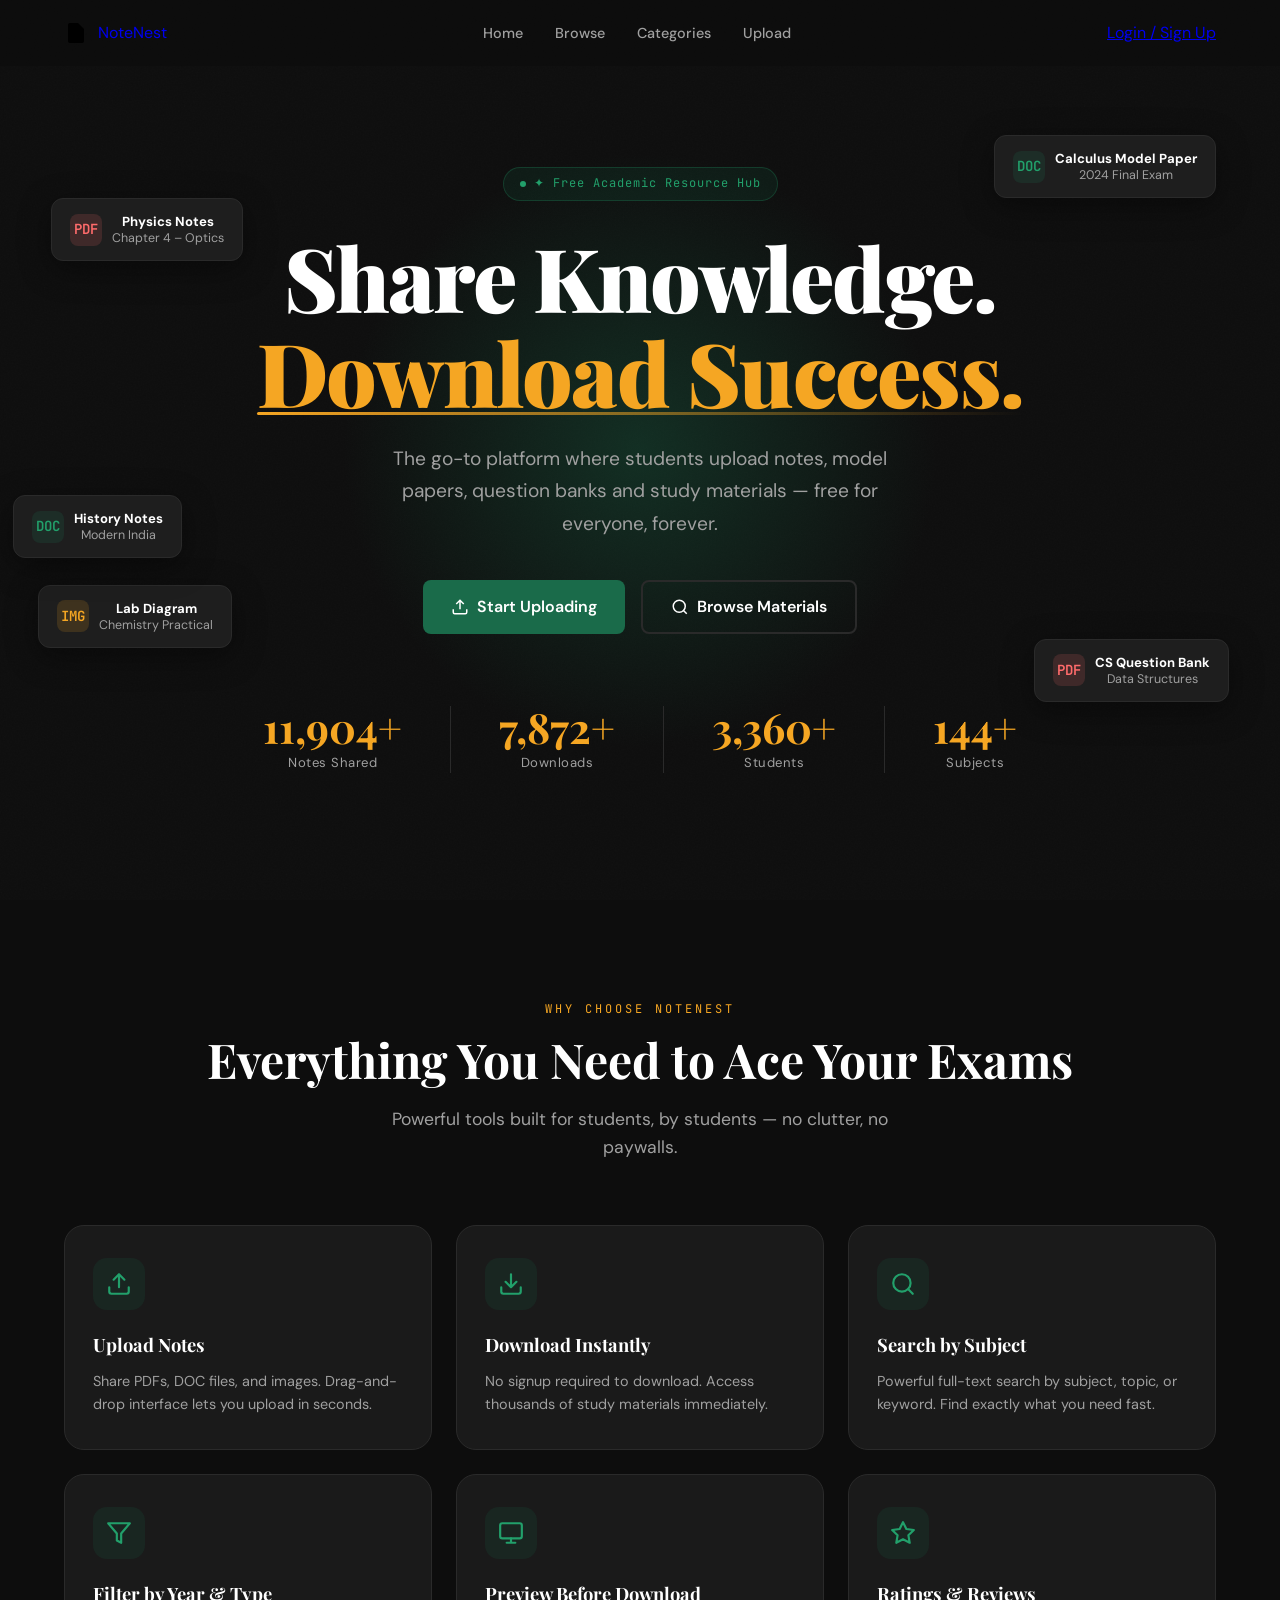
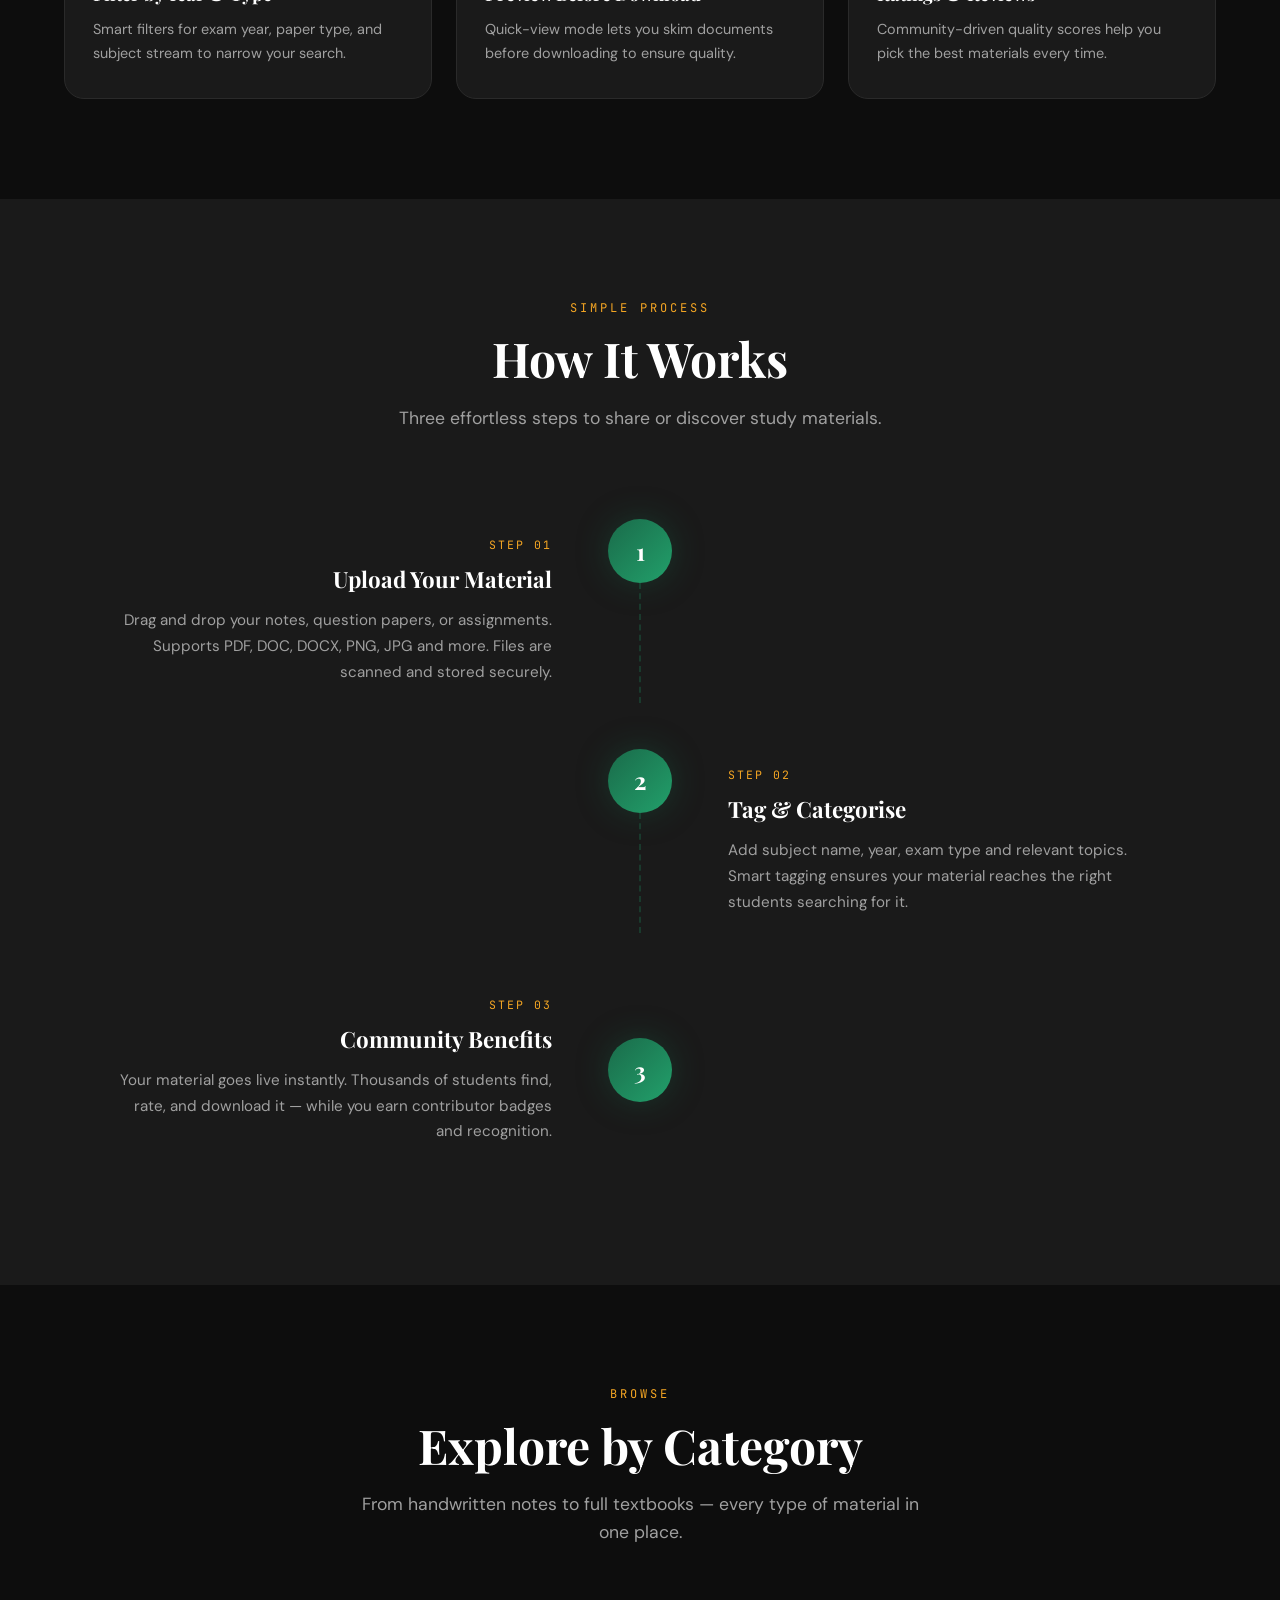
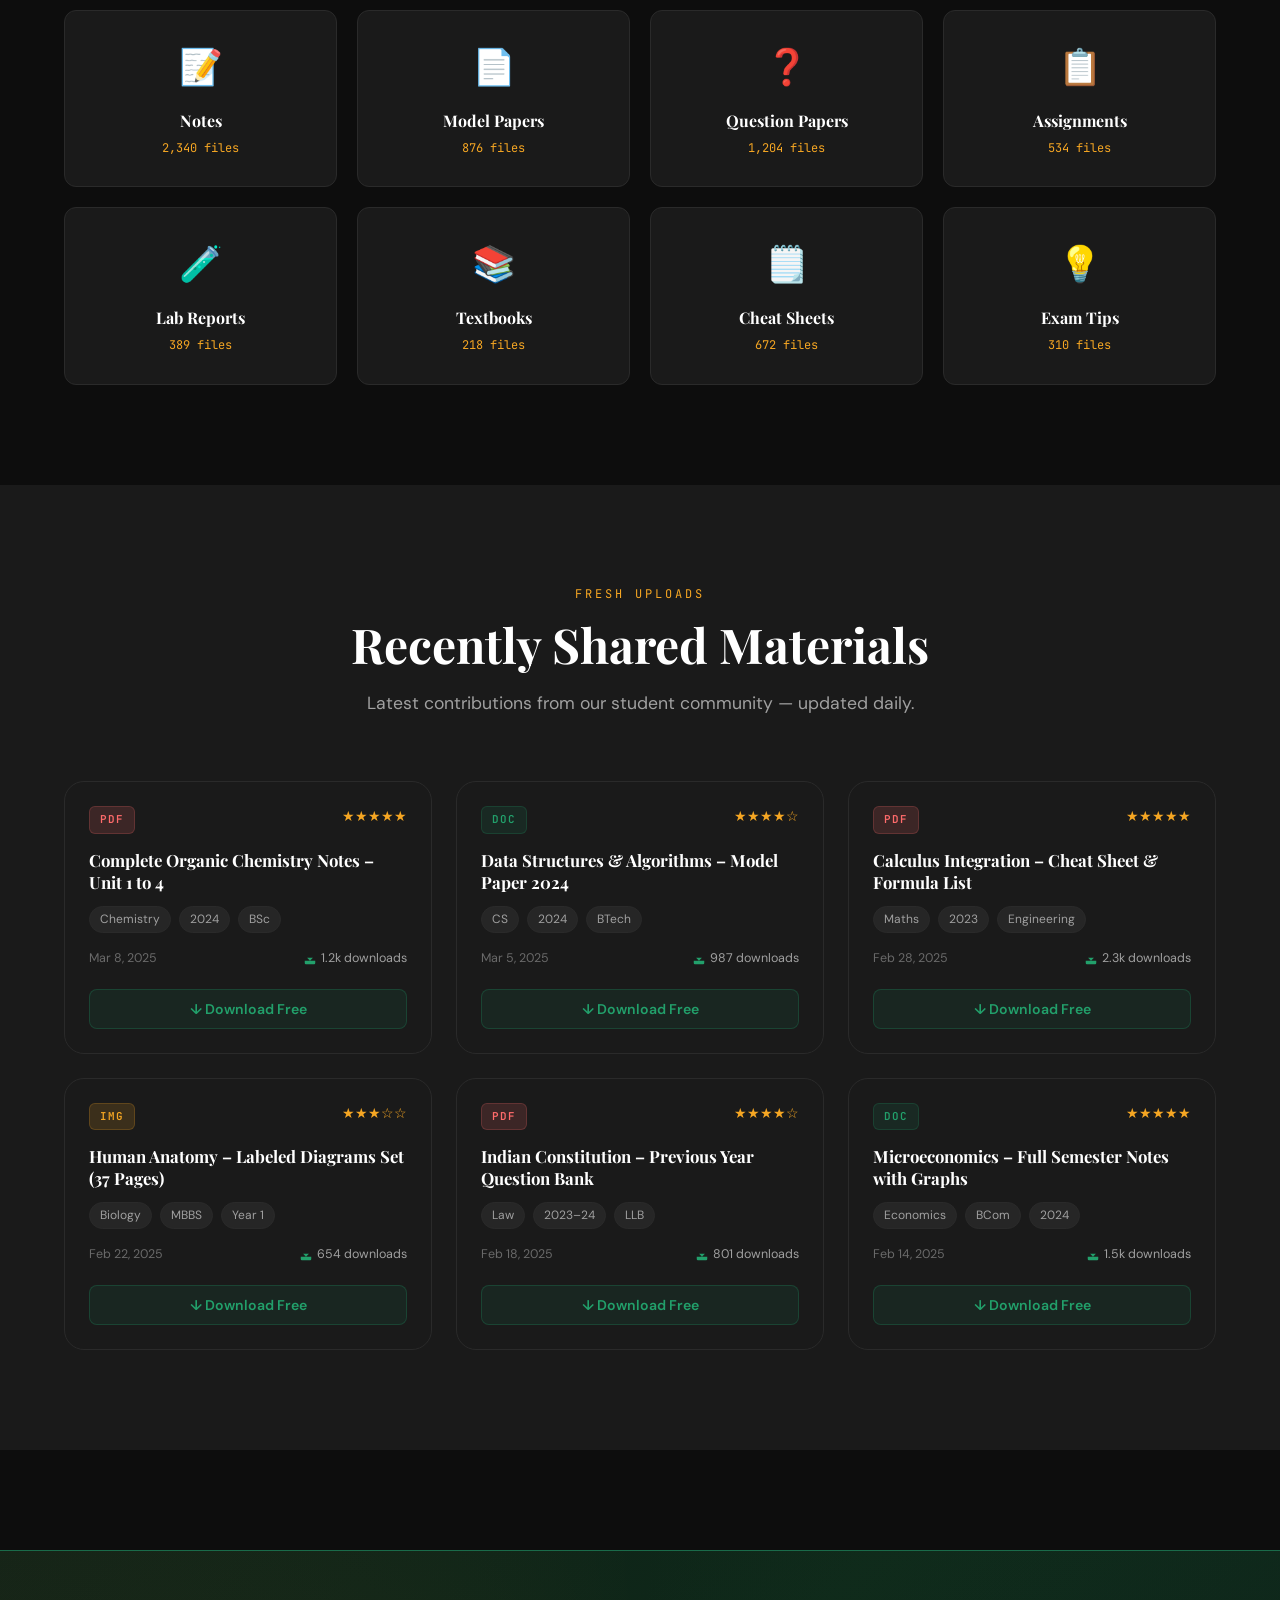
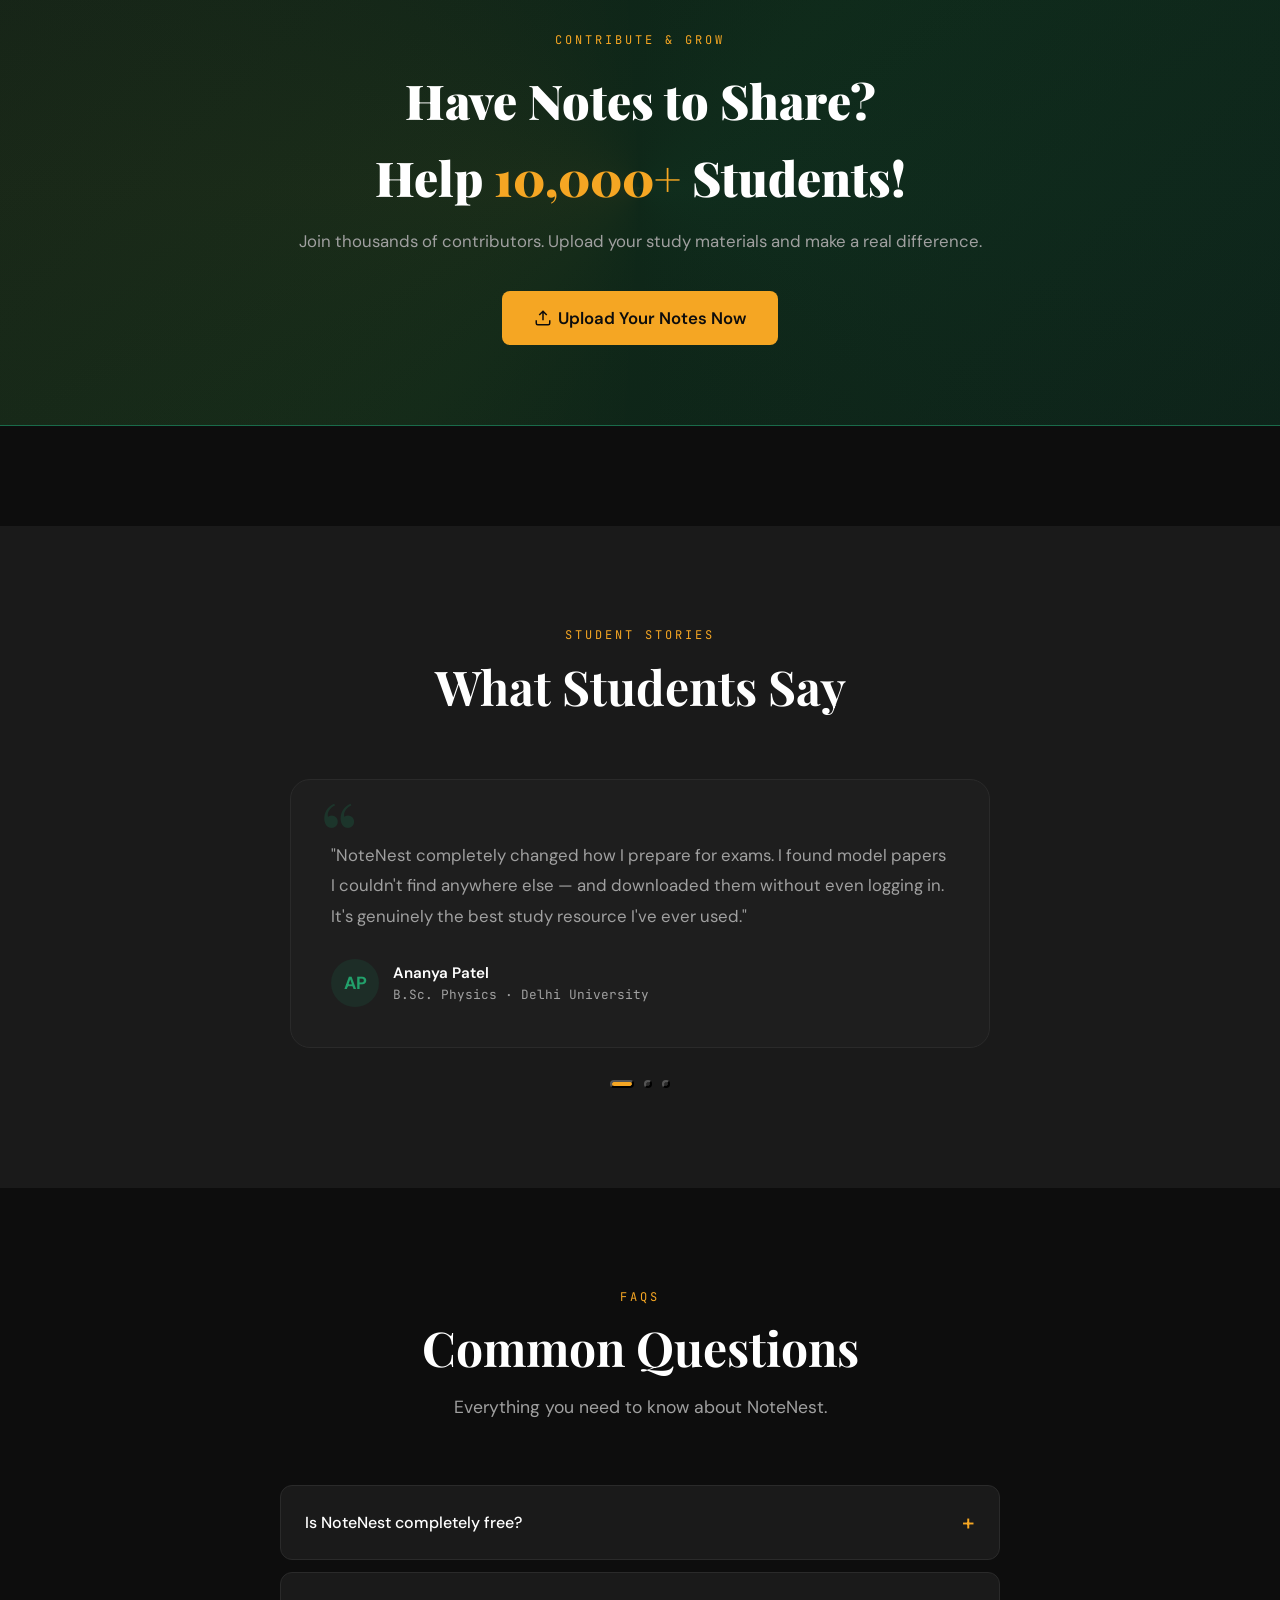
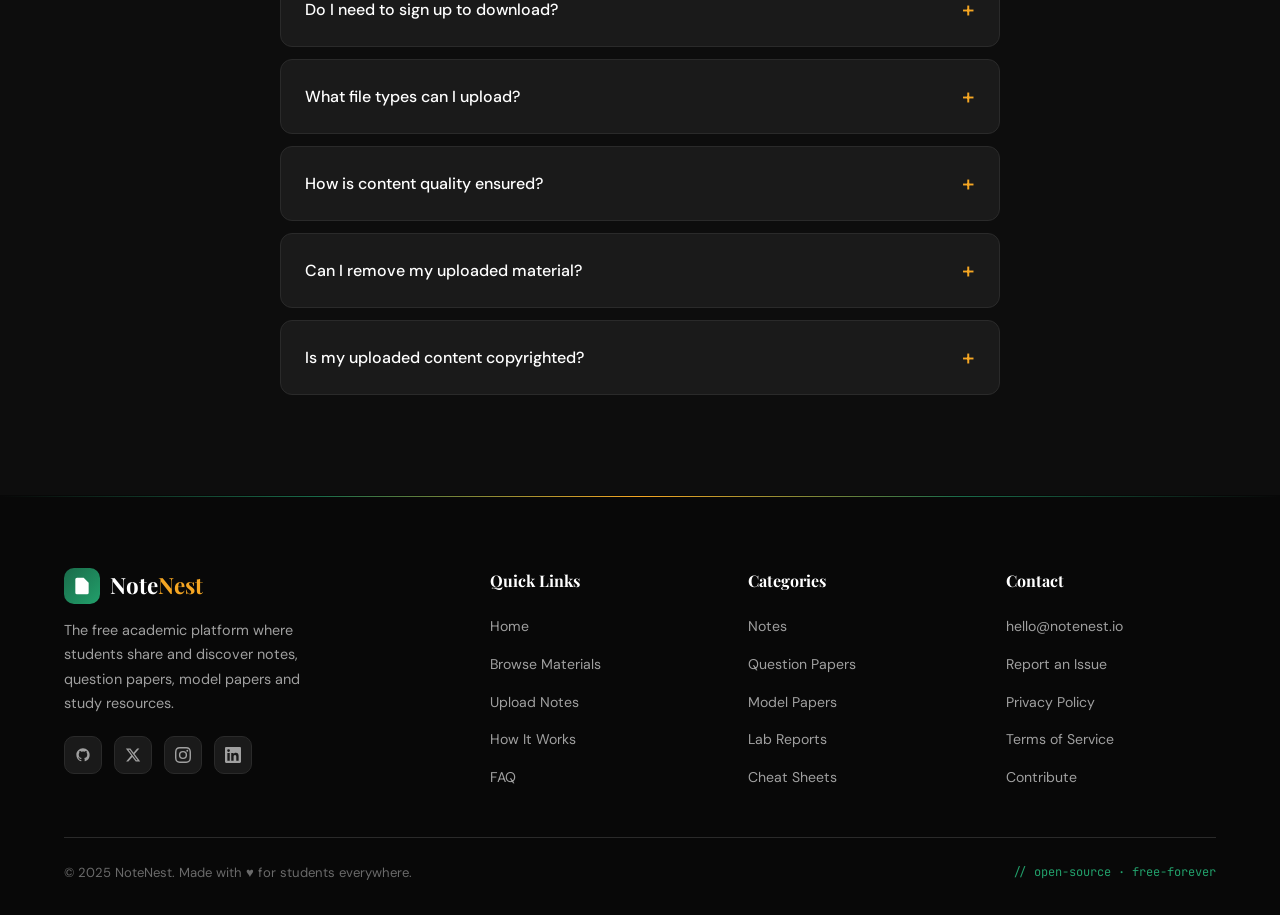
<file: index.html>
<!DOCTYPE html>
<html lang="en">

<head>
    <meta charset="UTF-8" />
    <meta name="viewport" content="width=device-width,initial-scale=1.0" />
    <meta name="description"
        content="NoteNest — Share notes, model papers, question papers and study materials. Browse and download for free." />
    <title>NoteNest —Share Knowledge. Download Success.</title>
    <link rel="preconnect" href="https://fonts.googleapis.com" />
    <link rel="preconnect" href="https://fonts.gstatic.com" crossorigin />
    <link
        href="https://fonts.googleapis.com/css2?family=Playfair+Display:wght@600;700;900&family=DM+Sans:wght@300;400;500;600&family=JetBrains+Mono:wght@400;600&display=swap"
        rel="stylesheet" />
    <style>
        :root {
            --clr-bg: #0d0d0d;
            --clr-surface: #1a1a1a;
            --clr-surface2: #1e1e1e;
            --clr-border: #2a2a2a;
            --clr-green: #1a6b4a;
            --clr-green-light: #22a06b;
            --clr-green-glow: rgba(26, 107, 74, .35);
            --clr-amber: #f5a623;
            --clr-amber-dark: #c4821a;
            --clr-coral: #ff6b6b;
            --clr-teal: #00b4a6;
            --clr-white: #ffffff;
            --clr-gray: #a0a0a0;
            --clr-gray2: #6a6a6a;
            --ff-display: 'Playfair Display', serif;
            --ff-body: 'DM Sans', sans-serif;
            --ff-mono: 'JetBrains Mono', monospace;
            --radius: 12px;
            --radius-lg: 20px;
            --shadow-glow: 0 0 24px var(--clr-green-glow);
            --transition: .3s ease;
        }

        *,
        *::before,
        *::after {
            box-sizing: border-box;
            margin: 0;
            padding: 0
        }

        html {
            scroll-behavior: smooth
        }

        body {
            background: var(--clr-bg);
            color: var(--clr-white);
            font-family: var(--ff-body);
            overflow-x: hidden;
            line-height: 1.6
        }

        /* ── SCROLLBAR ── */
        ::-webkit-scrollbar {
            width: 6px
        }

        ::-webkit-scrollbar-track {
            background: #111
        }

        ::-webkit-scrollbar-thumb {
            background: var(--clr-green);
            border-radius: 3px
        }

        /* ── LOADER ── */
        #loader {
            position: fixed;
            inset: 0;
            background: var(--clr-bg);
            z-index: 9999;
            display: flex;
            align-items: center;
            justify-content: center;
            flex-direction: column;
            gap: 16px;
            transition: opacity .6s, visibility .6s
        }

        #loader.hidden {
            opacity: 0;
            visibility: hidden
        }

        .loader-ring {
            width: 56px;
            height: 56px;
            border: 3px solid var(--clr-border);
            border-top-color: var(--clr-amber);
            border-radius: 50%;
            animation: spin 1s linear infinite
        }

        .loader-logo {
            font-family: var(--ff-display);
            font-size: 1.4rem;
            color: var(--clr-green-light);
            letter-spacing: 1px
        }

        @keyframes spin {
            to {
                transform: rotate(360deg)
            }
        }

        /* ── BACK TO TOP ── */
        #backTop {
            position: fixed;
            bottom: 32px;
            right: 32px;
            width: 44px;
            height: 44px;
            background: var(--clr-green);
            border: none;
            border-radius: 50%;
            cursor: pointer;
            display: flex;
            align-items: center;
            justify-content: center;
            opacity: 0;
            visibility: hidden;
            transition: var(--transition);
            z-index: 500;
            box-shadow: var(--shadow-glow)
        }

        #backTop.show {
            opacity: 1;
            visibility: visible
        }

        #backTop:hover {
            background: var(--clr-green-light);
            transform: translateY(-3px)
        }

        #backTop svg {
            fill: white;
            width: 18px;
            height: 18px
        }

        /* ── UTILITY ── */
        .container {
            max-width: 1200px;
            margin: 0 auto;
            padding: 0 24px
        }

        .section-tag {
            font-family: var(--ff-mono);
            font-size: .75rem;
            color: var(--clr-amber);
            letter-spacing: 3px;
            text-transform: uppercase;
            margin-bottom: 12px;
            display: block
        }

        .section-title {
            font-family: var(--ff-display);
            font-size: clamp(2rem, 4vw, 3rem);
            font-weight: 700;
            line-height: 1.2;
            margin-bottom: 16px
        }

        .section-sub {
            color: var(--clr-gray);
            font-size: clamp(.95rem, 1.5vw, 1.1rem);
            max-width: 560px
        }

        .fade-in {
            opacity: 0;
            transform: translateY(32px);
            transition: opacity .7s ease, transform .7s ease
        }

        .fade-in.visible {
            opacity: 1;
            transform: none
        }

        /* ── NAVBAR ── */
        nav {
            position: fixed;
            top: 0;
            left: 0;
            right: 0;
            z-index: 1000;
            padding: 20px 0;
            transition: var(--transition)
        }

        nav.scrolled {
            background: rgba(13, 13, 13, .85);
            backdrop-filter: blur(20px);
            -webkit-backdrop-filter: blur(20px);
            border-bottom: 1px solid var(--clr-border);
            padding: 14px 0
        }

        .nav-inner {
            display: flex;
            align-items: center;
            justify-content: space-between
        }

        .nav-logo {
            display: flex;
            align-items: center;
            gap: 10px;
            text-decoration: none
        }

        .nav-logo-icon {
            width: 36px;
            height: 36px;
            background: linear-gradient(135deg, var(--clr-green), var(--clr-green-light));
            border-radius: 10px;
            display: flex;
            align-items: center;
            justify-content: center
        }

        .nav-logo-icon svg {
            fill: white;
            width: 20px;
            height: 20px
        }

        .nav-logo-text {
            font-family: var(--ff-display);
            font-size: 1.4rem;
            font-weight: 700;
            color: var(--clr-white)
        }

        .nav-logo-text span {
            color: var(--clr-amber)
        }

        .nav-links {
            display: flex;
            align-items: center;
            gap: 32px;
            list-style: none
        }

        .nav-links a {
            text-decoration: none;
            color: var(--clr-gray);
            font-size: .9rem;
            font-weight: 500;
            transition: var(--transition);
            position: relative
        }

        .nav-links a::after {
            content: '';
            position: absolute;
            bottom: -4px;
            left: 0;
            width: 0;
            height: 2px;
            background: var(--clr-amber);
            transition: var(--transition)
        }

        .nav-links a:hover {
            color: var(--clr-white)
        }

        .nav-links a:hover::after {
            width: 100%
        }

        .btn-amber {
            background: var(--clr-amber);
            color: #0d0d0d;
            font-weight: 600;
            border: none;
            padding: 10px 22px;
            border-radius: 8px;
            cursor: pointer;
            font-family: var(--ff-body);
            font-size: .9rem;
            transition: var(--transition);
            text-decoration: none;
            display: inline-flex;
            align-items: center;
            gap: 6px
        }

        .btn-amber:hover {
            background: var(--clr-amber-dark);
            transform: translateY(-2px);
            box-shadow: 0 8px 24px rgba(245, 166, 35, .3)
        }

        .btn-green {
            background: var(--clr-green);
            color: white;
            font-weight: 600;
            border: none;
            padding: 12px 28px;
            border-radius: 8px;
            cursor: pointer;
            font-family: var(--ff-body);
            font-size: 1rem;
            transition: var(--transition);
            text-decoration: none;
            display: inline-flex;
            align-items: center;
            gap: 8px
        }

        .btn-green:hover {
            background: var(--clr-green-light);
            transform: translateY(-2px);
            box-shadow: var(--shadow-glow)
        }

        .btn-outline {
            background: transparent;
            color: var(--clr-white);
            border: 2px solid var(--clr-border);
            padding: 12px 28px;
            border-radius: 8px;
            cursor: pointer;
            font-family: var(--ff-body);
            font-size: 1rem;
            font-weight: 600;
            transition: var(--transition);
            text-decoration: none;
            display: inline-flex;
            align-items: center;
            gap: 8px
        }

        .btn-outline:hover {
            border-color: var(--clr-green-light);
            color: var(--clr-green-light);
            transform: translateY(-2px)
        }

        .hamburger {
            display: none;
            flex-direction: column;
            gap: 5px;
            background: none;
            border: none;
            cursor: pointer;
            padding: 4px
        }

        .hamburger span {
            display: block;
            width: 24px;
            height: 2px;
            background: var(--clr-white);
            border-radius: 2px;
            transition: var(--transition)
        }

        .hamburger.open span:nth-child(1) {
            transform: translateY(7px) rotate(45deg)
        }

        .hamburger.open span:nth-child(2) {
            opacity: 0
        }

        .hamburger.open span:nth-child(3) {
            transform: translateY(-7px) rotate(-45deg)
        }

        .mobile-menu {
            display: none;
            position: absolute;
            top: 100%;
            left: 0;
            right: 0;
            background: rgba(13, 13, 13, .97);
            backdrop-filter: blur(20px);
            border-bottom: 1px solid var(--clr-border);
            padding: 24px
        }

        .mobile-menu.open {
            display: block
        }

        .mobile-menu ul {
            list-style: none;
            display: flex;
            flex-direction: column;
            gap: 20px
        }

        .mobile-menu ul a {
            text-decoration: none;
            color: var(--clr-gray);
            font-size: 1.1rem;
            font-weight: 500;
            transition: var(--transition)
        }

        .mobile-menu ul a:hover {
            color: var(--clr-amber)
        }

        .mobile-menu .btn-amber {
            margin-top: 16px;
            width: 100%;
            justify-content: center
        }

        /* ── HERO ── */
        .hero {
            min-height: 100vh;
            display: flex;
            flex-direction: column;
            align-items: center;
            justify-content: center;
            text-align: center;
            position: relative;
            overflow: hidden;
            padding: 120px 24px 80px
        }

        .hero-noise {
            position: absolute;
            inset: 0;
            background-image: url("data:image/svg+xml,%3Csvg xmlns='http://www.w3.org/2000/svg' width='300' height='300'%3E%3Cfilter id='n'%3E%3CfeTurbulence type='fractalNoise' baseFrequency='.65' numOctaves='3' stitchTiles='stitch'/%3E%3CfeColorMatrix type='saturate' values='0'/%3E%3C/filter%3E%3Crect width='300' height='300' filter='url(%23n)' opacity='.04'/%3E%3C/svg%3E");
            opacity: .6;
            pointer-events: none;
            z-index: 0
        }

        .hero-glow {
            position: absolute;
            width: 600px;
            height: 600px;
            background: radial-gradient(circle, var(--clr-green-glow) 0%, transparent 70%);
            top: 50%;
            left: 50%;
            transform: translate(-50%, -50%);
            pointer-events: none;
            z-index: 0
        }

        .hero-content {
            position: relative;
            z-index: 2
        }

        .hero-badge {
            display: inline-flex;
            align-items: center;
            gap: 8px;
            background: rgba(26, 107, 74, .15);
            border: 1px solid rgba(26, 107, 74, .4);
            padding: 6px 16px;
            border-radius: 100px;
            font-family: var(--ff-mono);
            font-size: .75rem;
            color: var(--clr-green-light);
            letter-spacing: 1px;
            margin-bottom: 28px
        }

        .hero-badge::before {
            content: '';
            width: 6px;
            height: 6px;
            background: var(--clr-green-light);
            border-radius: 50%;
            animation: pulse 2s infinite
        }

        @keyframes pulse {

            0%,
            100% {
                opacity: 1;
                transform: scale(1)
            }

            50% {
                opacity: .5;
                transform: scale(1.4)
            }
        }

        .hero-title {
            font-family: var(--ff-display);
            font-size: clamp(2.8rem, 7vw, 5.5rem);
            font-weight: 900;
            line-height: 1.08;
            letter-spacing: -.02em;
            margin-bottom: 24px
        }

        .hero-title .line2 {
            color: var(--clr-amber);
            position: relative;
            display: inline-block
        }

        .hero-title .line2::after {
            content: '';
            position: absolute;
            bottom: 4px;
            left: 0;
            right: 0;
            height: 3px;
            background: linear-gradient(90deg, var(--clr-amber), transparent);
            border-radius: 2px
        }

        .hero-sub {
            color: var(--clr-gray);
            font-size: clamp(1rem, 2vw, 1.2rem);
            max-width: 540px;
            margin: 0 auto 40px;
            line-height: 1.7
        }

        .hero-ctas {
            display: flex;
            gap: 16px;
            justify-content: center;
            flex-wrap: wrap;
            margin-bottom: 72px
        }

        /* Floaty doc cards */
        .float-cards {
            position: absolute;
            inset: 0;
            pointer-events: none;
            z-index: 1;
            overflow: hidden
        }

        .fcard {
            position: absolute;
            background: var(--clr-surface2);
            border: 1px solid var(--clr-border);
            border-radius: 12px;
            padding: 14px 18px;
            display: flex;
            align-items: center;
            gap: 10px;
            box-shadow: 0 8px 32px rgba(0, 0, 0, .4);
            animation: floatCard 6s ease-in-out infinite
        }

        .fcard:nth-child(1) {
            top: 22%;
            left: 4%;
            animation-delay: 0s;
            animation-duration: 7s
        }

        .fcard:nth-child(2) {
            top: 15%;
            right: 5%;
            animation-delay: -2s;
            animation-duration: 8s
        }

        .fcard:nth-child(3) {
            bottom: 28%;
            left: 3%;
            animation-delay: -1s;
            animation-duration: 6.5s
        }

        .fcard:nth-child(4) {
            bottom: 22%;
            right: 4%;
            animation-delay: -3s;
            animation-duration: 9s
        }

        .fcard:nth-child(5) {
            top: 55%;
            left: 1%;
            animation-delay: -4s;
            animation-duration: 7.5s
        }

        @keyframes floatCard {

            0%,
            100% {
                transform: translateY(0) rotate(-1deg)
            }

            50% {
                transform: translateY(-18px) rotate(1deg)
            }
        }

        .fcard-icon {
            width: 32px;
            height: 32px;
            border-radius: 8px;
            display: flex;
            align-items: center;
            justify-content: center;
            font-size: 14px;
            font-family: var(--ff-mono);
            font-weight: 600;
            flex-shrink: 0
        }

        .fcard-icon.pdf {
            background: rgba(255, 107, 107, .15);
            color: var(--clr-coral)
        }

        .fcard-icon.doc {
            background: rgba(26, 107, 74, .2);
            color: var(--clr-green-light)
        }

        .fcard-icon.img {
            background: rgba(245, 166, 35, .15);
            color: var(--clr-amber)
        }

        .fcard-label {
            font-size: .78rem;
            color: var(--clr-gray);
            line-height: 1.3
        }

        .fcard-label strong {
            display: block;
            color: var(--clr-white);
            font-size: .82rem
        }

        /* Stats */
        .hero-stats {
            display: flex;
            gap: 48px;
            justify-content: center;
            flex-wrap: wrap;
            position: relative;
            z-index: 2
        }

        .stat {
            text-align: center
        }

        .stat-num {
            font-family: var(--ff-display);
            font-size: clamp(1.8rem, 4vw, 2.6rem);
            font-weight: 700;
            color: var(--clr-amber);
            line-height: 1
        }

        .stat-label {
            font-size: .82rem;
            color: var(--clr-gray);
            margin-top: 4px;
            letter-spacing: .5px
        }

        .stat-divider {
            width: 1px;
            background: var(--clr-border);
            align-self: stretch
        }

        /* ── SECTIONS SHARED ── */
        section {
            padding: 100px 0
        }

        .sec-header {
            margin-bottom: 64px
        }

        .sec-header.center {
            text-align: center
        }

        .sec-header.center .section-sub {
            margin: 0 auto
        }

        /* ── FEATURES ── */
        .features-grid {
            display: grid;
            grid-template-columns: repeat(3, 1fr);
            gap: 24px
        }

        .feat-card {
            background: var(--clr-surface);
            border: 1px solid var(--clr-border);
            border-radius: var(--radius-lg);
            padding: 32px 28px;
            transition: var(--transition);
            position: relative;
            overflow: hidden
        }

        .feat-card::before {
            content: '';
            position: absolute;
            inset: 0;
            border-radius: var(--radius-lg);
            border: 1px solid transparent;
            transition: var(--transition)
        }

        .feat-card:hover {
            transform: translateY(-6px);
            box-shadow: var(--shadow-glow)
        }

        .feat-card:hover::before {
            border-color: var(--clr-green-light)
        }

        .feat-icon {
            width: 52px;
            height: 52px;
            background: rgba(26, 107, 74, .15);
            border-radius: 14px;
            display: flex;
            align-items: center;
            justify-content: center;
            margin-bottom: 20px
        }

        .feat-icon svg {
            width: 26px;
            height: 26px;
            stroke: var(--clr-green-light);
            fill: none;
            stroke-width: 2;
            stroke-linecap: round;
            stroke-linejoin: round
        }

        .feat-title {
            font-family: var(--ff-display);
            font-size: 1.15rem;
            font-weight: 700;
            margin-bottom: 10px
        }

        .feat-desc {
            color: var(--clr-gray);
            font-size: .9rem;
            line-height: 1.65
        }

        /* ── HOW IT WORKS ── */
        .hiw-steps {
            display: flex;
            flex-direction: column;
            gap: 0
        }

        .hiw-step {
            display: grid;
            grid-template-columns: 1fr 80px 1fr;
            align-items: center;
            gap: 0;
            position: relative
        }

        .hiw-step.reverse .hiw-text {
            grid-column: 3;
            grid-row: 1;
            text-align: left
        }

        .hiw-step.reverse .hiw-num-wrap {
            grid-column: 2;
            grid-row: 1
        }

        .hiw-step.reverse .hiw-empty {
            grid-column: 1;
            grid-row: 1
        }

        .hiw-text {
            padding: 40px 48px
        }

        .hiw-step:not(.reverse) .hiw-text {
            grid-column: 1;
            text-align: right
        }

        .hiw-step:not(.reverse) .hiw-num-wrap {
            grid-column: 2
        }

        .hiw-num-wrap {
            display: flex;
            flex-direction: column;
            align-items: center;
            position: relative;
            z-index: 2
        }

        .hiw-num {
            width: 64px;
            height: 64px;
            background: linear-gradient(135deg, var(--clr-green), var(--clr-green-light));
            border-radius: 50%;
            display: flex;
            align-items: center;
            justify-content: center;
            font-family: var(--ff-display);
            font-size: 1.5rem;
            font-weight: 700;
            color: white;
            box-shadow: 0 0 32px var(--clr-green-glow)
        }

        .hiw-line {
            width: 2px;
            height: 120px;
            border-left: 2px dashed var(--clr-green);
            opacity: .4;
            animation: dashMove 2s linear infinite
        }

        @keyframes dashMove {
            from {
                background-position: 0 0
            }

            to {
                background-position: 0 100%
            }
        }

        .hiw-last .hiw-line {
            display: none
        }

        .hiw-step-title {
            font-family: var(--ff-display);
            font-size: 1.4rem;
            font-weight: 700;
            margin-bottom: 10px
        }

        .hiw-step-desc {
            color: var(--clr-gray);
            font-size: .95rem;
            line-height: 1.7
        }

        .hiw-step-tag {
            font-family: var(--ff-mono);
            font-size: .72rem;
            color: var(--clr-amber);
            letter-spacing: 2px;
            text-transform: uppercase;
            margin-bottom: 8px;
            display: block
        }

        /* ── CATEGORIES ── */
        .categories-grid {
            display: grid;
            grid-template-columns: repeat(4, 1fr);
            gap: 20px
        }

        .cat-card {
            background: var(--clr-surface);
            border: 1px solid var(--clr-border);
            border-radius: var(--radius);
            padding: 28px 20px;
            text-align: center;
            cursor: pointer;
            transition: var(--transition);
            position: relative;
            overflow: hidden
        }

        .cat-card::after {
            content: '';
            position: absolute;
            inset: 0;
            background: linear-gradient(135deg, var(--clr-green-glow), transparent);
            opacity: 0;
            transition: var(--transition)
        }

        .cat-card:hover {
            transform: translateY(-4px) scale(1.02);
            border-color: var(--clr-green-light);
            box-shadow: var(--shadow-glow)
        }

        .cat-card:hover::after {
            opacity: 1
        }

        .cat-emoji {
            font-size: 2.2rem;
            margin-bottom: 12px;
            display: block;
            position: relative;
            z-index: 1
        }

        .cat-name {
            font-family: var(--ff-display);
            font-size: 1rem;
            font-weight: 700;
            margin-bottom: 6px;
            position: relative;
            z-index: 1
        }

        .cat-count {
            font-family: var(--ff-mono);
            font-size: .75rem;
            color: var(--clr-amber);
            position: relative;
            z-index: 1
        }

        /* ── MATERIAL CARDS ── */
        .materials-grid {
            display: grid;
            grid-template-columns: repeat(3, 1fr);
            gap: 24px
        }

        .mat-card {
            background: var(--clr-surface);
            border: 1px solid var(--clr-border);
            border-radius: var(--radius-lg);
            padding: 24px;
            transition: var(--transition);
            position: relative;
            overflow: hidden
        }

        .mat-card::before {
            content: '';
            position: absolute;
            top: 0;
            left: 0;
            right: 0;
            height: 2px;
            background: linear-gradient(90deg, var(--clr-green), var(--clr-amber));
            transform: scaleX(0);
            transform-origin: left;
            transition: var(--transition)
        }

        .mat-card:hover {
            transform: translateY(-4px);
            box-shadow: 0 16px 48px rgba(0, 0, 0, .5)
        }

        .mat-card:hover::before {
            transform: scaleX(1)
        }

        .mat-card-top {
            display: flex;
            justify-content: space-between;
            align-items: flex-start;
            margin-bottom: 16px
        }

        .mat-badge {
            font-family: var(--ff-mono);
            font-size: .68rem;
            font-weight: 600;
            padding: 4px 10px;
            border-radius: 6px;
            letter-spacing: 1px
        }

        .mat-badge.pdf {
            background: rgba(255, 107, 107, .15);
            color: var(--clr-coral);
            border: 1px solid rgba(255, 107, 107, .2)
        }

        .mat-badge.doc {
            background: rgba(26, 107, 74, .2);
            color: var(--clr-green-light);
            border: 1px solid rgba(34, 160, 107, .2)
        }

        .mat-badge.img {
            background: rgba(245, 166, 35, .15);
            color: var(--clr-amber);
            border: 1px solid rgba(245, 166, 35, .2)
        }

        .mat-stars {
            color: var(--clr-amber);
            font-size: .85rem
        }

        .mat-title {
            font-family: var(--ff-display);
            font-size: 1.05rem;
            font-weight: 700;
            margin-bottom: 12px;
            line-height: 1.3
        }

        .mat-tags {
            display: flex;
            gap: 8px;
            flex-wrap: wrap;
            margin-bottom: 16px
        }

        .mat-tag {
            font-size: .75rem;
            padding: 3px 10px;
            border-radius: 100px;
            background: rgba(255, 255, 255, .05);
            color: var(--clr-gray);
            border: 1px solid var(--clr-border)
        }

        .mat-meta {
            display: flex;
            justify-content: space-between;
            align-items: center;
            color: var(--clr-gray2);
            font-size: .78rem;
            margin-bottom: 20px
        }

        .mat-dl {
            display: flex;
            align-items: center;
            gap: 4px;
            color: var(--clr-gray)
        }

        .mat-dl svg {
            width: 14px;
            height: 14px;
            fill: var(--clr-green-light)
        }

        .mat-btn {
            width: 100%;
            padding: 10px;
            border-radius: 8px;
            background: rgba(26, 107, 74, .15);
            border: 1px solid rgba(34, 160, 107, .25);
            color: var(--clr-green-light);
            font-family: var(--ff-body);
            font-size: .88rem;
            font-weight: 600;
            cursor: pointer;
            transition: var(--transition)
        }

        .mat-btn:hover {
            background: var(--clr-green);
            color: white;
            border-color: var(--clr-green)
        }

        /* ── CTA BANNER ── */
        .cta-banner {
            background: linear-gradient(135deg, #0d1f17 0%, #0f2819 50%, #0d1f17 100%);
            border-top: 1px solid var(--clr-green);
            border-bottom: 1px solid var(--clr-green);
            padding: 80px 24px;
            text-align: center;
            position: relative;
            overflow: hidden
        }

        .cta-banner::before {
            content: '';
            position: absolute;
            top: -50%;
            left: -50%;
            width: 200%;
            height: 200%;
            background: conic-gradient(from 0deg, transparent, rgba(26, 107, 74, .08), transparent, rgba(245, 166, 35, .05), transparent);
            animation: rotateBg 12s linear infinite
        }

        @keyframes rotateBg {
            to {
                transform: rotate(360deg)
            }
        }

        .cta-banner-title {
            font-family: var(--ff-display);
            font-size: clamp(1.8rem, 4vw, 3rem);
            font-weight: 900;
            margin-bottom: 12px;
            position: relative;
            z-index: 1
        }

        .cta-banner-sub {
            color: var(--clr-gray);
            margin-bottom: 36px;
            font-size: 1.05rem;
            position: relative;
            z-index: 1
        }

        .cta-banner-btn {
            position: relative;
            z-index: 1
        }

        /* ── TESTIMONIALS ── */
        .testimonials {
            background: var(--clr-surface)
        }

        .testi-carousel {
            position: relative;
            overflow: hidden
        }

        .testi-track {
            display: flex;
            transition: transform .5s cubic-bezier(.25, .46, .45, .94)
        }

        .testi-card {
            min-width: 100%;
            padding: 0 8px;
            box-sizing: border-box
        }

        .testi-inner {
            background: var(--clr-surface2);
            border: 1px solid var(--clr-border);
            border-radius: var(--radius-lg);
            padding: 40px;
            max-width: 700px;
            margin: 0 auto;
            position: relative
        }

        .testi-inner::before {
            content: '\201C';
            font-family: var(--ff-display);
            font-size: 6rem;
            line-height: .7;
            color: var(--clr-green);
            opacity: .3;
            position: absolute;
            top: 20px;
            left: 28px
        }

        .testi-quote {
            font-size: 1.05rem;
            line-height: 1.8;
            color: var(--clr-gray);
            margin-bottom: 28px;
            padding-top: 20px
        }

        .testi-author {
            display: flex;
            align-items: center;
            gap: 14px
        }

        .testi-avatar {
            width: 48px;
            height: 48px;
            border-radius: 50%;
            display: flex;
            align-items: center;
            justify-content: center;
            font-weight: 700;
            font-size: 1.1rem;
            flex-shrink: 0
        }

        .testi-name {
            font-weight: 600;
            font-size: .95rem
        }

        .testi-role {
            font-size: .8rem;
            color: var(--clr-gray);
            font-family: var(--ff-mono)
        }

        .testi-dots {
            display: flex;
            gap: 10px;
            justify-content: center;
            margin-top: 32px
        }

        .testi-dot {
            width: 8px;
            height: 8px;
            border-radius: 50%;
            background: var(--clr-border);
            cursor: pointer;
            transition: var(--transition)
        }

        .testi-dot.active {
            background: var(--clr-amber);
            width: 24px;
            border-radius: 4px
        }

        /* ── FAQ ── */
        .faq-list {
            max-width: 720px;
            margin: 0 auto;
            display: flex;
            flex-direction: column;
            gap: 12px
        }

        .faq-item {
            background: var(--clr-surface);
            border: 1px solid var(--clr-border);
            border-radius: var(--radius);
            overflow: hidden;
            transition: var(--transition)
        }

        .faq-item.open {
            border-color: var(--clr-green)
        }

        .faq-q {
            width: 100%;
            padding: 22px 24px;
            background: none;
            border: none;
            color: var(--clr-white);
            font-family: var(--ff-body);
            font-size: 1rem;
            font-weight: 500;
            cursor: pointer;
            display: flex;
            justify-content: space-between;
            align-items: center;
            gap: 16px;
            text-align: left
        }

        .faq-q:hover {
            color: var(--clr-amber)
        }

        .faq-icon {
            font-size: 1.4rem;
            color: var(--clr-amber);
            flex-shrink: 0;
            transition: transform var(--transition)
        }

        .faq-item.open .faq-icon {
            transform: rotate(45deg)
        }

        .faq-a {
            max-height: 0;
            overflow: hidden;
            transition: max-height .4s ease, padding .3s ease
        }

        .faq-item.open .faq-a {
            max-height: 200px
        }

        .faq-a-inner {
            padding: 0 24px 22px;
            color: var(--clr-gray);
            font-size: .93rem;
            line-height: 1.75
        }

        /* ── FOOTER ── */
        footer {
            background: #080808;
            border-top: 1px solid transparent;
            padding: 72px 0 32px;
            position: relative
        }

        footer::before {
            content: '';
            position: absolute;
            top: 0;
            left: 0;
            right: 0;
            height: 1px;
            background: linear-gradient(90deg, transparent, var(--clr-green), var(--clr-amber), var(--clr-green), transparent)
        }

        .footer-grid {
            display: grid;
            grid-template-columns: 1.8fr 1fr 1fr 1fr;
            gap: 48px;
            margin-bottom: 48px
        }

        .footer-brand p {
            color: var(--clr-gray);
            font-size: .9rem;
            line-height: 1.7;
            margin-top: 14px;
            max-width: 260px
        }

        .footer-socials {
            display: flex;
            gap: 12px;
            margin-top: 20px
        }

        .soc-btn {
            width: 38px;
            height: 38px;
            background: var(--clr-surface);
            border: 1px solid var(--clr-border);
            border-radius: 10px;
            display: flex;
            align-items: center;
            justify-content: center;
            transition: var(--transition);
            text-decoration: none
        }

        .soc-btn:hover {
            background: var(--clr-green);
            border-color: var(--clr-green);
            transform: translateY(-3px)
        }

        .soc-btn svg {
            width: 16px;
            height: 16px;
            fill: var(--clr-gray);
            transition: var(--transition)
        }

        .soc-btn:hover svg {
            fill: white
        }

        .footer-col h4 {
            font-family: var(--ff-display);
            font-size: 1rem;
            font-weight: 700;
            margin-bottom: 20px;
            color: var(--clr-white)
        }

        .footer-col ul {
            list-style: none;
            display: flex;
            flex-direction: column;
            gap: 12px
        }

        .footer-col ul a {
            text-decoration: none;
            color: var(--clr-gray);
            font-size: .88rem;
            transition: var(--transition)
        }

        .footer-col ul a:hover {
            color: var(--clr-amber)
        }

        .footer-bottom {
            border-top: 1px solid var(--clr-border);
            padding-top: 24px;
            display: flex;
            justify-content: space-between;
            align-items: center;
            flex-wrap: wrap;
            gap: 12px
        }

        .footer-bottom p {
            color: var(--clr-gray2);
            font-size: .82rem
        }

        .footer-bottom span {
            font-family: var(--ff-mono);
            font-size: .75rem;
            color: var(--clr-green-light)
        }

        /* ── RESPONSIVE ── */
        @media(max-width:1024px) {
            .features-grid {
                grid-template-columns: repeat(2, 1fr)
            }

            .categories-grid {
                grid-template-columns: repeat(4, 1fr)
            }

            .materials-grid {
                grid-template-columns: repeat(2, 1fr)
            }

            .footer-grid {
                grid-template-columns: 1fr 1fr;
                gap: 32px
            }

            .hiw-step {
                grid-template-columns: 1fr 60px 1fr
            }

            .hiw-text {
                padding: 32px 32px
            }
        }

        @media(max-width:768px) {

            .nav-links,
            .nav-cta {
                display: none
            }

            .hamburger {
                display: flex
            }

            .features-grid,
            .materials-grid,
            .categories-grid {
                grid-template-columns: 1fr 1fr
            }

            .hiw-step,
            .hiw-step.reverse {
                grid-template-columns: 1fr;
                text-align: left !important
            }

            .hiw-text,
            .hiw-step.reverse .hiw-text {
                grid-column: 1;
                padding: 20px 0
            }

            .hiw-num-wrap,
            .hiw-step.reverse .hiw-num-wrap {
                grid-column: 1;
                grid-row: auto;
                flex-direction: row;
                gap: 16px;
                margin-bottom: 8px
            }

            .hiw-line {
                width: 60px;
                height: 2px;
                border-left: none;
                border-top: 2px dashed var(--clr-green)
            }

            .hiw-step.reverse .hiw-empty,
            .hiw-empty {
                display: none
            }

            .footer-grid {
                grid-template-columns: 1fr;
                gap: 28px
            }

            section {
                padding: 72px 0
            }
        }

        @media(max-width:480px) {

            .features-grid,
            .materials-grid,
            .categories-grid {
                grid-template-columns: 1fr
            }

            .hero-stats {
                gap: 28px
            }

            .stat-divider {
                display: none
            }

            .fcard:nth-child(3),
            .fcard:nth-child(4),
            .fcard:nth-child(5) {
                display: none
            }

            .testi-inner {
                padding: 28px 22px
            }
        }
    </style>
</head>

<body>

    <!-- LOADER -->
    <div id="loader" role="status" aria-label="Loading NoteNest">
        <div class="loader-ring"></div>
        <span class="loader-logo">Note<span style="color:var(--clr-amber)">Nest</span></span>
    </div>

    <!-- BACK TO TOP -->
    <button id="backTop" aria-label="Back to top" onclick="window.scrollTo({top:0,behavior:'smooth'})">
        <svg viewBox="0 0 24 24">
            <path d="M12 19V5M5 12l7-7 7 7" />
        </svg>
    </button>

    <!-- NAV -->
    <!-- NAV -->
    <div id="navbar-root"></div>

    <!-- HERO -->
    <main>
        <section class="hero" id="home">
            <div class="hero-noise" aria-hidden="true"></div>
            <div class="hero-glow" aria-hidden="true"></div>
            <div class="float-cards" aria-hidden="true">
                <div class="fcard">
                    <div class="fcard-icon pdf">PDF</div>
                    <div class="fcard-label"><strong>Physics Notes</strong>Chapter 4 – Optics</div>
                </div>
                <div class="fcard">
                    <div class="fcard-icon doc">DOC</div>
                    <div class="fcard-label"><strong>Calculus Model Paper</strong>2024 Final Exam</div>
                </div>
                <div class="fcard">
                    <div class="fcard-icon img">IMG</div>
                    <div class="fcard-label"><strong>Lab Diagram</strong>Chemistry Practical</div>
                </div>
                <div class="fcard">
                    <div class="fcard-icon pdf">PDF</div>
                    <div class="fcard-label"><strong>CS Question Bank</strong>Data Structures</div>
                </div>
                <div class="fcard">
                    <div class="fcard-icon doc">DOC</div>
                    <div class="fcard-label"><strong>History Notes</strong>Modern India</div>
                </div>
            </div>
            <div class="hero-content">
                <div class="hero-badge">✦ Free Academic Resource Hub</div>
                <h1 class="hero-title">Share Knowledge.<br><span class="line2">Download Success.</span></h1>
                <p class="hero-sub">The go-to platform where students upload notes, model papers, question banks and
                    study materials — free for everyone, forever.</p>
                <div class="hero-ctas">
                    <a href="upload.html" class="btn-green">
                        <svg width="18" height="18" viewBox="0 0 24 24" fill="none" stroke="currentColor"
                            stroke-width="2">
                            <path d="M21 15v4a2 2 0 01-2 2H5a2 2 0 01-2-2v-4M17 8l-5-5-5 5M12 3v12" />
                        </svg>
                        Start Uploading
                    </a>
                    <a href="browse.html" class="btn-outline">
                        <svg width="18" height="18" viewBox="0 0 24 24" fill="none" stroke="currentColor"
                            stroke-width="2">
                            <circle cx="11" cy="11" r="8" />
                            <path d="m21 21-4.35-4.35" />
                        </svg>
                        Browse Materials
                    </a>
                </div>
                <div class="hero-stats">
                    <div class="stat">
                        <div class="stat-num" data-target="12400" data-suffix="+">0</div>
                        <div class="stat-label">Notes Shared</div>
                    </div>
                    <div class="stat-divider" aria-hidden="true"></div>
                    <div class="stat">
                        <div class="stat-num" data-target="8200" data-suffix="+">0</div>
                        <div class="stat-label">Downloads</div>
                    </div>
                    <div class="stat-divider" aria-hidden="true"></div>
                    <div class="stat">
                        <div class="stat-num" data-target="3500" data-suffix="+">0</div>
                        <div class="stat-label">Students</div>
                    </div>
                    <div class="stat-divider" aria-hidden="true"></div>
                    <div class="stat">
                        <div class="stat-num" data-target="150" data-suffix="+">0</div>
                        <div class="stat-label">Subjects</div>
                    </div>
                </div>
            </div>
        </section>

        <!-- FEATURES -->
        <section id="features">
            <div class="container">
                <div class="sec-header center fade-in">
                    <span class="section-tag">Why Choose NoteNest</span>
                    <h2 class="section-title">Everything You Need to Ace Your Exams</h2>
                    <p class="section-sub">Powerful tools built for students, by students — no clutter, no paywalls.</p>
                </div>
                <div class="features-grid">
                    <div class="feat-card fade-in">
                        <div class="feat-icon"><svg viewBox="0 0 24 24">
                                <path d="M21 15v4a2 2 0 01-2 2H5a2 2 0 01-2-2v-4M17 8l-5-5-5 5M12 3v12" />
                            </svg></div>
                        <div class="feat-title">Upload Notes</div>
                        <p class="feat-desc">Share PDFs, DOC files, and images. Drag-and-drop interface lets you upload
                            in seconds.</p>
                    </div>
                    <div class="feat-card fade-in">
                        <div class="feat-icon"><svg viewBox="0 0 24 24">
                                <path d="M21 15v4a2 2 0 01-2 2H5a2 2 0 01-2-2v-4M7 10l5 5 5-5M12 15V3" />
                            </svg></div>
                        <div class="feat-title">Download Instantly</div>
                        <p class="feat-desc">No signup required to download. Access thousands of study materials
                            immediately.</p>
                    </div>
                    <div class="feat-card fade-in">
                        <div class="feat-icon"><svg viewBox="0 0 24 24">
                                <circle cx="11" cy="11" r="8" />
                                <path d="m21 21-4.35-4.35" />
                            </svg></div>
                        <div class="feat-title">Search by Subject</div>
                        <p class="feat-desc">Powerful full-text search by subject, topic, or keyword. Find exactly what
                            you need fast.</p>
                    </div>
                    <div class="feat-card fade-in">
                        <div class="feat-icon"><svg viewBox="0 0 24 24">
                                <polygon points="22 3 2 3 10 12.46 10 19 14 21 14 12.46 22 3" />
                            </svg></div>
                        <div class="feat-title">Filter by Year &amp; Type</div>
                        <p class="feat-desc">Smart filters for exam year, paper type, and subject stream to narrow your
                            search.</p>
                    </div>
                    <div class="feat-card fade-in">
                        <div class="feat-icon"><svg viewBox="0 0 24 24">
                                <rect x="2" y="3" width="20" height="14" rx="2" ry="2" />
                                <path d="M8 21h8M12 17v4" />
                            </svg></div>
                        <div class="feat-title">Preview Before Download</div>
                        <p class="feat-desc">Quick-view mode lets you skim documents before downloading to ensure
                            quality.</p>
                    </div>
                    <div class="feat-card fade-in">
                        <div class="feat-icon"><svg viewBox="0 0 24 24">
                                <polygon
                                    points="12 2 15.09 8.26 22 9.27 17 14.14 18.18 21.02 12 17.77 5.82 21.02 7 14.14 2 9.27 8.91 8.26 12 2" />
                            </svg></div>
                        <div class="feat-title">Ratings &amp; Reviews</div>
                        <p class="feat-desc">Community-driven quality scores help you pick the best materials every
                            time.</p>
                    </div>
                </div>
            </div>
        </section>

        <!-- HOW IT WORKS -->
        <section id="how-it-works" style="background:var(--clr-surface)">
            <div class="container">
                <div class="sec-header center fade-in">
                    <span class="section-tag">Simple Process</span>
                    <h2 class="section-title">How It Works</h2>
                    <p class="section-sub">Three effortless steps to share or discover study materials.</p>
                </div>
                <div class="hiw-steps">
                    <div class="hiw-step fade-in">
                        <div class="hiw-text">
                            <span class="hiw-step-tag">Step 01</span>
                            <div class="hiw-step-title">Upload Your Material</div>
                            <p class="hiw-step-desc">Drag and drop your notes, question papers, or assignments. Supports
                                PDF, DOC, DOCX, PNG, JPG and more. Files are scanned and stored securely.</p>
                        </div>
                        <div class="hiw-num-wrap">
                            <div class="hiw-num">1</div>
                            <div class="hiw-line"></div>
                        </div>
                        <div class="hiw-empty"></div>
                    </div>
                    <div class="hiw-step reverse fade-in">
                        <div class="hiw-empty"></div>
                        <div class="hiw-num-wrap">
                            <div class="hiw-num">2</div>
                            <div class="hiw-line"></div>
                        </div>
                        <div class="hiw-text">
                            <span class="hiw-step-tag">Step 02</span>
                            <div class="hiw-step-title">Tag &amp; Categorise</div>
                            <p class="hiw-step-desc">Add subject name, year, exam type and relevant topics. Smart
                                tagging ensures your material reaches the right students searching for it.</p>
                        </div>
                    </div>
                    <div class="hiw-step hiw-last fade-in">
                        <div class="hiw-text">
                            <span class="hiw-step-tag">Step 03</span>
                            <div class="hiw-step-title">Community Benefits</div>
                            <p class="hiw-step-desc">Your material goes live instantly. Thousands of students find,
                                rate, and download it — while you earn contributor badges and recognition.</p>
                        </div>
                        <div class="hiw-num-wrap">
                            <div class="hiw-num">3</div>
                            <div class="hiw-line"></div>
                        </div>
                        <div class="hiw-empty"></div>
                    </div>
                </div>
            </div>
        </section>

        <!-- CATEGORIES -->
        <section id="categories">
            <div class="container">
                <div class="sec-header center fade-in">
                    <span class="section-tag">Browse</span>
                    <h2 class="section-title">Explore by Category</h2>
                    <p class="section-sub">From handwritten notes to full textbooks — every type of material in one
                        place.</p>
                </div>
                <div class="categories-grid fade-in">
                    <div class="cat-card"><span class="cat-emoji">📝</span>
                        <div class="cat-name">Notes</div>
                        <div class="cat-count">2,340 files</div>
                    </div>
                    <div class="cat-card"><span class="cat-emoji">📄</span>
                        <div class="cat-name">Model Papers</div>
                        <div class="cat-count">876 files</div>
                    </div>
                    <div class="cat-card"><span class="cat-emoji">❓</span>
                        <div class="cat-name">Question Papers</div>
                        <div class="cat-count">1,204 files</div>
                    </div>
                    <div class="cat-card"><span class="cat-emoji">📋</span>
                        <div class="cat-name">Assignments</div>
                        <div class="cat-count">534 files</div>
                    </div>
                    <div class="cat-card"><span class="cat-emoji">🧪</span>
                        <div class="cat-name">Lab Reports</div>
                        <div class="cat-count">389 files</div>
                    </div>
                    <div class="cat-card"><span class="cat-emoji">📚</span>
                        <div class="cat-name">Textbooks</div>
                        <div class="cat-count">218 files</div>
                    </div>
                    <div class="cat-card"><span class="cat-emoji">🗒️</span>
                        <div class="cat-name">Cheat Sheets</div>
                        <div class="cat-count">672 files</div>
                    </div>
                    <div class="cat-card"><span class="cat-emoji">💡</span>
                        <div class="cat-name">Exam Tips</div>
                        <div class="cat-count">310 files</div>
                    </div>
                </div>
            </div>
        </section>

        <!-- MATERIALS -->
        <section id="materials" style="background:var(--clr-surface)">
            <div class="container">
                <div class="sec-header center fade-in">
                    <span class="section-tag">Fresh Uploads</span>
                    <h2 class="section-title">Recently Shared Materials</h2>
                    <p class="section-sub">Latest contributions from our student community — updated daily.</p>
                </div>
                <div class="materials-grid">
                    <article class="mat-card fade-in">
                        <div class="mat-card-top"><span class="mat-badge pdf">PDF</span><span
                                class="mat-stars">★★★★★</span></div>
                        <div class="mat-title">Complete Organic Chemistry Notes – Unit 1 to 4</div>
                        <div class="mat-tags"><span class="mat-tag">Chemistry</span><span
                                class="mat-tag">2024</span><span class="mat-tag">BSc</span></div>
                        <div class="mat-meta"><span>Mar 8, 2025</span><span class="mat-dl"><svg viewBox="0 0 24 24">
                                    <path d="M21 15v4a2 2 0 01-2 2H5a2 2 0 01-2-2v-4M7 10l5 5 5-5M12 15V3" />
                                </svg>1.2k downloads</span></div>
                        <button class="mat-btn">↓ Download Free</button>
                    </article>
                    <article class="mat-card fade-in">
                        <div class="mat-card-top"><span class="mat-badge doc">DOC</span><span
                                class="mat-stars">★★★★☆</span></div>
                        <div class="mat-title">Data Structures &amp; Algorithms – Model Paper 2024</div>
                        <div class="mat-tags"><span class="mat-tag">CS</span><span class="mat-tag">2024</span><span
                                class="mat-tag">BTech</span></div>
                        <div class="mat-meta"><span>Mar 5, 2025</span><span class="mat-dl"><svg viewBox="0 0 24 24">
                                    <path d="M21 15v4a2 2 0 01-2 2H5a2 2 0 01-2-2v-4M7 10l5 5 5-5M12 15V3" />
                                </svg>987 downloads</span></div>
                        <button class="mat-btn">↓ Download Free</button>
                    </article>
                    <article class="mat-card fade-in">
                        <div class="mat-card-top"><span class="mat-badge pdf">PDF</span><span
                                class="mat-stars">★★★★★</span></div>
                        <div class="mat-title">Calculus Integration – Cheat Sheet &amp; Formula List</div>
                        <div class="mat-tags"><span class="mat-tag">Maths</span><span class="mat-tag">2023</span><span
                                class="mat-tag">Engineering</span></div>
                        <div class="mat-meta"><span>Feb 28, 2025</span><span class="mat-dl"><svg viewBox="0 0 24 24">
                                    <path d="M21 15v4a2 2 0 01-2 2H5a2 2 0 01-2-2v-4M7 10l5 5 5-5M12 15V3" />
                                </svg>2.3k downloads</span></div>
                        <button class="mat-btn">↓ Download Free</button>
                    </article>
                    <article class="mat-card fade-in">
                        <div class="mat-card-top"><span class="mat-badge img">IMG</span><span
                                class="mat-stars">★★★☆☆</span></div>
                        <div class="mat-title">Human Anatomy – Labeled Diagrams Set (37 Pages)</div>
                        <div class="mat-tags"><span class="mat-tag">Biology</span><span class="mat-tag">MBBS</span><span
                                class="mat-tag">Year 1</span></div>
                        <div class="mat-meta"><span>Feb 22, 2025</span><span class="mat-dl"><svg viewBox="0 0 24 24">
                                    <path d="M21 15v4a2 2 0 01-2 2H5a2 2 0 01-2-2v-4M7 10l5 5 5-5M12 15V3" />
                                </svg>654 downloads</span></div>
                        <button class="mat-btn">↓ Download Free</button>
                    </article>
                    <article class="mat-card fade-in">
                        <div class="mat-card-top"><span class="mat-badge pdf">PDF</span><span
                                class="mat-stars">★★★★☆</span></div>
                        <div class="mat-title">Indian Constitution – Previous Year Question Bank</div>
                        <div class="mat-tags"><span class="mat-tag">Law</span><span class="mat-tag">2023–24</span><span
                                class="mat-tag">LLB</span></div>
                        <div class="mat-meta"><span>Feb 18, 2025</span><span class="mat-dl"><svg viewBox="0 0 24 24">
                                    <path d="M21 15v4a2 2 0 01-2 2H5a2 2 0 01-2-2v-4M7 10l5 5 5-5M12 15V3" />
                                </svg>801 downloads</span></div>
                        <button class="mat-btn">↓ Download Free</button>
                    </article>
                    <article class="mat-card fade-in">
                        <div class="mat-card-top"><span class="mat-badge doc">DOC</span><span
                                class="mat-stars">★★★★★</span></div>
                        <div class="mat-title">Microeconomics – Full Semester Notes with Graphs</div>
                        <div class="mat-tags"><span class="mat-tag">Economics</span><span
                                class="mat-tag">BCom</span><span class="mat-tag">2024</span></div>
                        <div class="mat-meta"><span>Feb 14, 2025</span><span class="mat-dl"><svg viewBox="0 0 24 24">
                                    <path d="M21 15v4a2 2 0 01-2 2H5a2 2 0 01-2-2v-4M7 10l5 5 5-5M12 15V3" />
                                </svg>1.5k downloads</span></div>
                        <button class="mat-btn">↓ Download Free</button>
                    </article>
                </div>
            </div>
        </section>

        <!-- UPLOAD CTA -->
        <section id="upload-cta">
            <div class="cta-banner">
                <span class="section-tag" style="position:relative;z-index:1">Contribute &amp; Grow</span>
                <h2 class="cta-banner-title">Have Notes to Share?<br>Help <span
                        style="color:var(--clr-amber)">10,000+</span> Students!</h2>
                <p class="cta-banner-sub">Join thousands of contributors. Upload your study materials and make a real
                    difference.</p>
                <div class="cta-banner-btn">
                    <a href="upload.html" class="btn-amber" style="font-size:1.05rem;padding:14px 32px">
                        <svg width="18" height="18" viewBox="0 0 24 24" fill="none" stroke="currentColor"
                            stroke-width="2">
                            <path d="M21 15v4a2 2 0 01-2 2H5a2 2 0 01-2-2v-4M17 8l-5-5-5 5M12 3v12" />
                        </svg>
                        Upload Your Notes Now
                    </a>
                </div>
            </div>
        </section>

        <!-- TESTIMONIALS -->
        <section id="testimonials" class="testimonials">
            <div class="container">
                <div class="sec-header center fade-in">
                    <span class="section-tag">Student Stories</span>
                    <h2 class="section-title">What Students Say</h2>
                </div>
                <div class="testi-carousel fade-in" role="region" aria-label="Testimonials">
                    <div class="testi-track" id="testiTrack">
                        <div class="testi-card">
                            <div class="testi-inner">
                                <p class="testi-quote">"NoteNest completely changed how I prepare for exams. I found
                                    model papers I couldn't find anywhere else — and downloaded them without even
                                    logging in. It's genuinely the best study resource I've ever used."</p>
                                <div class="testi-author">
                                    <div class="testi-avatar"
                                        style="background:rgba(26,107,74,.2);color:var(--clr-green-light)">AP</div>
                                    <div>
                                        <div class="testi-name">Ananya Patel</div>
                                        <div class="testi-role">B.Sc. Physics · Delhi University</div>
                                    </div>
                                </div>
                            </div>
                        </div>
                        <div class="testi-card">
                            <div class="testi-inner">
                                <p class="testi-quote">"I uploaded my DSA notes and within a week they had 400+
                                    downloads. Knowing that other students benefit from my work is incredibly
                                    motivating. NoteNest is building something special here."</p>
                                <div class="testi-author">
                                    <div class="testi-avatar"
                                        style="background:rgba(245,166,35,.15);color:var(--clr-amber)">RK</div>
                                    <div>
                                        <div class="testi-name">Rahul Kumar</div>
                                        <div class="testi-role">B.Tech CSE · IIT Hyderabad</div>
                                    </div>
                                </div>
                            </div>
                        </div>
                        <div class="testi-card">
                            <div class="testi-inner">
                                <p class="testi-quote">"The category filter saved me hours of searching. I found 3 years
                                    of previous question papers for my Law exam in under 2 minutes. Incredible platform.
                                    Recommending it to my entire batch."</p>
                                <div class="testi-author">
                                    <div class="testi-avatar"
                                        style="background:rgba(0,180,166,.15);color:var(--clr-teal)">MS</div>
                                    <div>
                                        <div class="testi-name">Meera Sharma</div>
                                        <div class="testi-role">LLB Year 2 · Osmania University</div>
                                    </div>
                                </div>
                            </div>
                        </div>
                    </div>
                    <div class="testi-dots" role="tablist">
                        <button class="testi-dot active" data-idx="0" aria-label="Testimonial 1" role="tab"></button>
                        <button class="testi-dot" data-idx="1" aria-label="Testimonial 2" role="tab"></button>
                        <button class="testi-dot" data-idx="2" aria-label="Testimonial 3" role="tab"></button>
                    </div>
                </div>
            </div>
        </section>

        <!-- FAQ -->
        <section id="about">
            <div class="container">
                <div class="sec-header center fade-in">
                    <span class="section-tag">FAQs</span>
                    <h2 class="section-title">Common Questions</h2>
                    <p class="section-sub">Everything you need to know about NoteNest.</p>
                </div>
                <div class="faq-list fade-in">
                    <div class="faq-item"><button class="faq-q" aria-expanded="false">Is NoteNest completely free?<span
                                class="faq-icon">+</span></button>
                        <div class="faq-a">
                            <div class="faq-a-inner">Yes — 100% free, forever. You can browse, search, and download all
                                materials without paying anything or even creating an account. Our mission is open
                                academic access for every student.</div>
                        </div>
                    </div>
                    <div class="faq-item"><button class="faq-q" aria-expanded="false">Do I need to sign up to
                            download?<span class="faq-icon">+</span></button>
                        <div class="faq-a">
                            <div class="faq-a-inner">No account is needed to browse or download. You only need to
                                register if you want to upload your own materials, track downloads, or earn contributor
                                badges.</div>
                        </div>
                    </div>
                    <div class="faq-item"><button class="faq-q" aria-expanded="false">What file types can I upload?<span
                                class="faq-icon">+</span></button>
                        <div class="faq-a">
                            <div class="faq-a-inner">We support PDF, DOC, DOCX, PPT, PPTX, PNG, JPG, and JPEG files.
                                Maximum size per upload is 50MB. ZIP archives of multiple files are also accepted.</div>
                        </div>
                    </div>
                    <div class="faq-item"><button class="faq-q" aria-expanded="false">How is content quality
                            ensured?<span class="faq-icon">+</span></button>
                        <div class="faq-a">
                            <div class="faq-a-inner">Every upload goes through a community review process. Users rate
                                and review materials, and flagged content is reviewed by moderators. Low-rated materials
                                are automatically deprioritised.</div>
                        </div>
                    </div>
                    <div class="faq-item"><button class="faq-q" aria-expanded="false">Can I remove my uploaded
                            material?<span class="faq-icon">+</span></button>
                        <div class="faq-a">
                            <div class="faq-a-inner">Absolutely. Log into your account, navigate to your uploads, and
                                delete any material at any time. Deletion is permanent and immediate.</div>
                        </div>
                    </div>
                    <div class="faq-item"><button class="faq-q" aria-expanded="false">Is my uploaded content
                            copyrighted?<span class="faq-icon">+</span></button>
                        <div class="faq-a">
                            <div class="faq-a-inner">You retain full ownership of your content. By uploading, you grant
                                NoteNest a non-exclusive license to display it. Please only share original work or
                                materials you have permission to share.</div>
                        </div>
                    </div>
                </div>
            </div>
        </section>
    </main>

    <!-- FOOTER -->
    <footer>
        <div class="container">
            <div class="footer-grid">
                <div class="footer-brand">
                    <a href="#" class="nav-logo" aria-label="NoteNest">
                        <div class="nav-logo-icon"><svg viewBox="0 0 24 24" fill="white">
                                <path
                                    d="M14 2H6a2 2 0 00-2 2v16a2 2 0 002 2h12a2 2 0 002-2V8zM14 2v6h6M16 13H8M16 17H8M10 9H8" />
                            </svg></div>
                        <span class="nav-logo-text">Note<span>Nest</span></span>
                    </a>
                    <p>The free academic platform where students share and discover notes, question papers, model papers
                        and study resources.</p>
                    <div class="footer-socials">
                        <a href="#" class="soc-btn" aria-label="GitHub"><svg viewBox="0 0 24 24">
                                <path
                                    d="M12 2C6.477 2 2 6.484 2 12.017c0 4.425 2.865 8.18 6.839 9.504.5.092.682-.217.682-.483 0-.237-.008-.868-.013-1.703-2.782.605-3.369-1.343-3.369-1.343-.454-1.158-1.11-1.466-1.11-1.466-.908-.62.069-.608.069-.608 1.003.07 1.531 1.032 1.531 1.032.892 1.53 2.341 1.088 2.91.832.092-.647.35-1.088.636-1.338-2.22-.253-4.555-1.113-4.555-4.951 0-1.093.39-1.988 1.029-2.688-.103-.253-.446-1.272.098-2.65 0 0 .84-.27 2.75 1.026A9.564 9.564 0 0112 6.844c.85.004 1.705.115 2.504.337 1.909-1.296 2.747-1.027 2.747-1.027.546 1.379.202 2.398.1 2.651.64.7 1.028 1.595 1.028 2.688 0 3.848-2.339 4.695-4.566 4.943.359.309.678.92.678 1.855 0 1.338-.012 2.419-.012 2.747 0 .268.18.58.688.482A10.019 10.019 0 0022 12.017C22 6.484 17.522 2 12 2z" />
                            </svg></a>
                        <a href="#" class="soc-btn" aria-label="Twitter X"><svg viewBox="0 0 24 24">
                                <path
                                    d="M18.244 2.25h3.308l-7.227 8.26 8.502 11.24H16.17l-5.214-6.817L4.99 21.75H1.68l7.73-8.835L1.254 2.25H8.08l4.713 6.231zm-1.161 17.52h1.833L7.084 4.126H5.117z" />
                            </svg></a>
                        <a href="#" class="soc-btn" aria-label="Instagram"><svg viewBox="0 0 24 24">
                                <path
                                    d="M12 2.163c3.204 0 3.584.012 4.85.07 3.252.148 4.771 1.691 4.919 4.919.058 1.265.069 1.645.069 4.849 0 3.205-.012 3.584-.069 4.849-.149 3.225-1.664 4.771-4.919 4.919-1.266.058-1.644.07-4.85.07-3.204 0-3.584-.012-4.849-.07-3.26-.149-4.771-1.699-4.919-4.92-.058-1.265-.07-1.644-.07-4.849 0-3.204.013-3.583.07-4.849.149-3.227 1.664-4.771 4.919-4.919 1.266-.057 1.645-.069 4.849-.069zM12 0C8.741 0 8.333.014 7.053.072 2.695.272.273 2.69.073 7.052.014 8.333 0 8.741 0 12c0 3.259.014 3.668.072 4.948.2 4.358 2.618 6.78 6.98 6.98C8.333 23.986 8.741 24 12 24c3.259 0 3.668-.014 4.948-.072 4.354-.2 6.782-2.618 6.979-6.98.059-1.28.073-1.689.073-4.948 0-3.259-.014-3.667-.072-4.947-.196-4.354-2.617-6.78-6.979-6.98C15.668.014 15.259 0 12 0zm0 5.838a6.162 6.162 0 100 12.324 6.162 6.162 0 000-12.324zM12 16a4 4 0 110-8 4 4 0 010 8zm6.406-11.845a1.44 1.44 0 100 2.881 1.44 1.44 0 000-2.881z" />
                            </svg></a>
                        <a href="#" class="soc-btn" aria-label="LinkedIn"><svg viewBox="0 0 24 24">
                                <path
                                    d="M20.447 20.452h-3.554v-5.569c0-1.328-.027-3.037-1.852-3.037-1.853 0-2.136 1.445-2.136 2.939v5.667H9.351V9h3.414v1.561h.046c.477-.9 1.637-1.85 3.37-1.85 3.601 0 4.267 2.37 4.267 5.455v6.286zM5.337 7.433a2.062 2.062 0 01-2.063-2.065 2.064 2.064 0 112.063 2.065zm1.782 13.019H3.555V9h3.564v11.452zM22.225 0H1.771C.792 0 0 .774 0 1.729v20.542C0 23.227.792 24 1.771 24h20.451C23.2 24 24 23.227 24 22.271V1.729C24 .774 23.2 0 22.222 0h.003z" />
                            </svg></a>
                    </div>
                </div>
                <div class="footer-col">
                    <h4>Quick Links</h4>
                    <ul>
                        <li><a href="#home">Home</a></li>
                        <li><a href="#features">Browse Materials</a></li>
                        <li><a href="#upload-cta">Upload Notes</a></li>
                        <li><a href="#how-it-works">How It Works</a></li>
                        <li><a href="#about">FAQ</a></li>
                    </ul>
                </div>
                <div class="footer-col">
                    <h4>Categories</h4>
                    <ul>
                        <li><a href="browse.html?type=Notes">Notes</a></li>
                        <li><a href="browse.html?type=Question+Paper">Question Papers</a></li>
                        <li><a href="browse.html?type=Model+Paper">Model Papers</a></li>
                        <li><a href="browse.html?type=Lab+Report">Lab Reports</a></li>
                        <li><a href="browse.html?type=Cheat+Sheet">Cheat Sheets</a></li>
                    </ul>
                </div>
                <div class="footer-col">
                    <h4>Contact</h4>
                    <ul>
                        <li><a href="mailto:hello@notenest.io">hello@notenest.io</a></li>
                        <li><a href="#">Report an Issue</a></li>
                        <li><a href="#">Privacy Policy</a></li>
                        <li><a href="#">Terms of Service</a></li>
                        <li><a href="#">Contribute</a></li>
                    </ul>
                </div>
            </div>
            <div class="footer-bottom">
                <p>© 2025 NoteNest. Made with ♥ for students everywhere.</p>
                <span>// open-source · free-forever</span>
            </div>
        </div>
    </footer>

    <script src="data.js"></script>
    <script src="auth.js"></script>
    <script src="toast.js"></script>
    <script src="nav.js"></script>
    <script>
        (function () {
            // ── LOADER ──
            window.addEventListener('load', () => {
                setTimeout(() => document.getElementById('loader').classList.add('hidden'), 1200);
            });
            const backTop = document.getElementById('backTop');
            window.addEventListener('scroll', () => {
                if (window.scrollY > 300) backTop.classList.add('show'); else backTop.classList.remove('show');
            }, { passive: true });

            // ── COUNTER ──
            function animateCount(el) {
                const target = +el.dataset.target;
                const suffix = el.dataset.suffix || '';
                const dur = 2000;
                const step = target / dur * 16;
                let cur = 0;
                const tick = () => {
                    cur = Math.min(cur + step, target);
                    el.textContent = Math.floor(cur).toLocaleString() + suffix;
                    if (cur < target) requestAnimationFrame(tick);
                };
                tick();
            }
            const counters = document.querySelectorAll('.stat-num[data-target]');
            let counted = false;
            const heroObs = new IntersectionObserver(entries => {
                if (entries[0].isIntersecting && !counted) {
                    counted = true;
                    counters.forEach(animateCount);
                }
            }, { threshold: .5 });
            const heroStats = document.querySelector('.hero-stats');
            if (heroStats) heroObs.observe(heroStats);

            // ── FADE-IN ──
            const fadeEls = document.querySelectorAll('.fade-in');
            const fadeObs = new IntersectionObserver(entries => {
                entries.forEach(e => { if (e.isIntersecting) e.target.classList.add('visible'); });
            }, { threshold: .12 });
            fadeEls.forEach(el => fadeObs.observe(el));

            // ── TESTIMONIALS ──
            const track = document.getElementById('testiTrack');
            const dots = document.querySelectorAll('.testi-dot');
            let cur = 0;
            function goTo(i) {
                cur = i;
                track.style.transform = `translateX(-${i * 100 / dots.length}%)`;
                dots.forEach((d, j) => d.classList.toggle('active', j === i));
            }
            dots.forEach(d => d.addEventListener('click', () => goTo(+d.dataset.idx)));
            let autoplay = setInterval(() => goTo((cur + 1) % 3), 4000);
            track.parentElement.addEventListener('mouseenter', () => clearInterval(autoplay));
            track.parentElement.addEventListener('mouseleave', () => { autoplay = setInterval(() => goTo((cur + 1) % 3), 4000); });

            // ── FAQ ──
            document.querySelectorAll('.faq-q').forEach(btn => {
                btn.addEventListener('click', () => {
                    const item = btn.closest('.faq-item');
                    const open = item.classList.contains('open');
                    document.querySelectorAll('.faq-item').forEach(i => i.classList.remove('open'));
                    document.querySelectorAll('.faq-q').forEach(b => b.setAttribute('aria-expanded', 'false'));
                    if (!open) { item.classList.add('open'); btn.setAttribute('aria-expanded', 'true'); }
                });
            });

            // ── SMOOTH SCROLL ──
            document.querySelectorAll('a[href^="#"]').forEach(a => {
                a.addEventListener('click', e => {
                    const target = document.querySelector(a.getAttribute('href'));
                    if (target) { e.preventDefault(); target.scrollIntoView({ behavior: 'smooth', block: 'start' }); }
                });
            });
        })();
    </script>
</body>

</html>
</file>
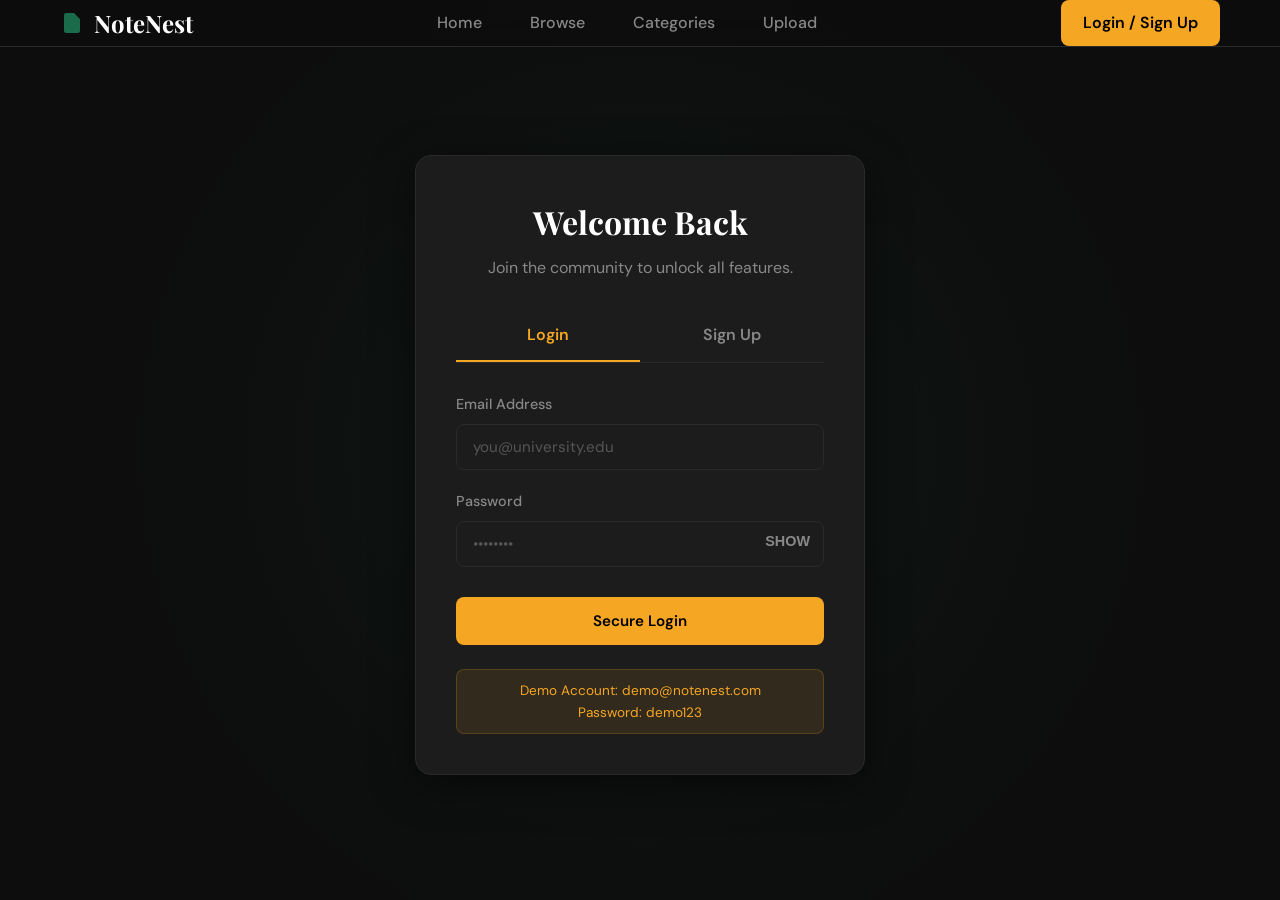
<file: auth.html>
<!DOCTYPE html>
<html lang="en">
<head>
    <meta charset="UTF-8">
    <meta name="viewport" content="width=device-width, initial-scale=1.0">
    <title>Auth - NoteNest</title>
    <link href="https://fonts.googleapis.com/css2?family=Playfair+Display:wght@600;700&family=DM+Sans:wght@400;500;600;700&display=swap" rel="stylesheet">
    <link rel="stylesheet" href="styles.css">
    <style>
        .auth-container { min-height: 100vh; display: flex; align-items: center; justify-content: center; background: radial-gradient(circle at center, rgba(26,107,74,0.1), transparent 70%); }
        .auth-box { background: var(--card); border: 1px solid var(--border); border-radius: 16px; padding: 40px; width: 100%; max-width: 450px; position: relative; z-index: 10; margin-top: 70px; margin-bottom: 40px; box-shadow: 0 10px 40px rgba(0,0,0,0.5); }
        .auth-header { text-align: center; margin-bottom: 30px; }
        .auth-header h1 { font-family: 'Playfair Display', serif; font-size: 2rem; color: var(--white); margin-bottom: 8px; }
        
        .auth-tabs { display: flex; border-bottom: 1px solid var(--border); margin-bottom: 30px; }
        .auth-tab { flex: 1; text-align: center; padding: 12px; cursor: pointer; color: var(--gray); font-weight: 600; transition: var(--transition); border-bottom: 2px solid transparent; }
        .auth-tab.active { color: var(--amber); border-bottom-color: var(--amber); }
        .auth-tab:hover:not(.active) { color: var(--white); }

        .auth-form { display: none; }
        .auth-form.active { display: block; animation: fadeForm 0.3s ease; }
        @keyframes fadeForm { from { opacity: 0; transform: translateY(10px); } to { opacity: 1; transform: translateY(0); } }

        .password-wrap { position: relative; }
        .toggle-pwd { position: absolute; right: 14px; top: 12px; background: none; border: none; color: var(--gray); cursor: pointer; font-size: 0.9rem; font-weight: bold; }
        
        .strength-bar { height: 4px; background: #333; border-radius: 2px; margin-top: 8px; overflow: hidden; }
        .strength-fill { height: 100%; width: 0%; transition: 0.4s ease; }
        .weak { width: 33%; background: var(--red); }
        .medium { width: 66%; background: var(--amber); }
        .strong { width: 100%; background: var(--green-light); }
        
        .demo-hint { text-align: center; background: rgba(245,166,35,0.1); padding: 10px; border-radius: 8px; border: 1px solid rgba(245,166,35,0.2); margin-top: 24px; font-size: 0.85rem; color: var(--amber); }
    </style>
</head>
<body>
    <div id="navbar-root"></div>

    <div class="auth-container">
        <div class="auth-box fade-in">
            <div class="auth-header">
                <h1>Welcome Back</h1>
                <p class="gray">Join the community to unlock all features.</p>
            </div>
            
            <div class="auth-tabs">
                <div class="auth-tab active" data-form="loginFormContainer">Login</div>
                <div class="auth-tab" data-form="signupFormContainer">Sign Up</div>
            </div>

            <form id="loginFormContainer" class="auth-form active">
                <div class="form-group">
                    <label>Email Address</label>
                    <input type="email" id="loginEmail" placeholder="you@university.edu" autocomplete="email">
                </div>
                <div class="form-group">
                    <label>Password</label>
                    <div class="password-wrap">
                        <input type="password" id="loginPassword" placeholder="••••••••">
                        <button type="button" class="toggle-pwd">SHOW</button>
                    </div>
                </div>
                <button type="submit" class="btn btn-amber" style="width:100%; padding:14px; margin-top:10px">Secure Login</button>
                
                <div class="demo-hint">
                    Demo Account: demo@notenest.com<br>Password: demo123
                </div>
            </form>

            <form id="signupFormContainer" class="auth-form">
                <div class="form-group">
                    <label>Full Name</label>
                    <input type="text" id="signupName" placeholder="John Doe">
                </div>
                <div class="form-group">
                    <label>Email Address</label>
                    <input type="email" id="signupEmail" placeholder="you@university.edu">
                </div>
                <div class="grid-2" style="gap:16px">
                    <div class="form-group">
                        <label>University (Optional)</label>
                        <input type="text" id="signupUni" placeholder="e.g. MIT">
                    </div>
                    <div class="form-group">
                        <label>Course (Optional)</label>
                        <input type="text" id="signupCourse" placeholder="e.g. B.Tech">
                    </div>
                </div>
                <div class="form-group">
                    <label>Create Password</label>
                    <div class="password-wrap">
                        <input type="password" id="signupPassword" placeholder="Min 6 chars">
                        <button type="button" class="toggle-pwd">SHOW</button>
                    </div>
                    <div class="strength-bar"><div class="strength-fill" id="pwdStrength"></div></div>
                </div>
                <div class="form-group">
                    <label>Confirm Password</label>
                    <div class="password-wrap">
                        <input type="password" id="signupConfirm" placeholder="Re-type password">
                    </div>
                </div>
                <button type="submit" class="btn btn-primary" style="width:100%; padding:14px; margin-top:10px">Create Account</button>
            </form>
        </div>
    </div>

    <script src="data.js"></script>
    <script src="auth.js"></script>
    <script src="toast.js"></script>
    <script src="nav.js"></script>
    <script>
        document.addEventListener('DOMContentLoaded', function() {
            if (window.NoteNestAuth && window.NoteNestAuth.isLoggedIn()) {
                window.location.href = 'dashboard.html';
                return;
            }

            // Tab Switch logic
            const tabs = document.querySelectorAll('.auth-tab');
            const forms = document.querySelectorAll('.auth-form');
            tabs.forEach(tab => {
                tab.addEventListener('click', () => {
                    tabs.forEach(t => t.classList.remove('active'));
                    forms.forEach(f => f.classList.remove('active'));
                    tab.classList.add('active');
                    document.getElementById(tab.dataset.form).classList.add('active');
                    
                    const headerTxt = tab.dataset.form === 'loginFormContainer' ? 'Welcome Back' : 'Create an Account';
                    document.querySelector('.auth-header h1').textContent = headerTxt;
                });
            });

            // Password Toggle
            document.querySelectorAll('.toggle-pwd').forEach(btn => {
                btn.addEventListener('click', (e) => {
                    e.preventDefault();
                    const input = btn.previousElementSibling;
                    if (input.type === 'password') {
                        input.type = 'text';
                        btn.textContent = 'HIDE';
                    } else {
                        input.type = 'password';
                        btn.textContent = 'SHOW';
                    }
                });
            });

            // Password strength logic
            const signupPwd = document.getElementById('signupPassword');
            const strBar = document.getElementById('pwdStrength');
            signupPwd.addEventListener('input', () => {
                const val = signupPwd.value;
                strBar.className = 'strength-fill';
                if (val.length === 0) return;
                if (val.length < 6) strBar.classList.add('weak');
                else if (val.length < 10) strBar.classList.add('medium');
                else strBar.classList.add('strong');
            });

            function clearErrors() {
                document.querySelectorAll('.form-error').forEach(e => e.remove());
                document.querySelectorAll('.input-error').forEach(f => f.classList.remove('input-error'));
            }

            function showError(fieldId, message) {
                const field = document.getElementById(fieldId);
                if (!field) return;
                field.classList.add('input-error');
                const err = document.createElement('p');
                err.className = 'form-error';
                err.textContent = message;
                field.parentNode.appendChild(err);
            }

            // Login Logic
            document.getElementById('loginFormContainer').addEventListener('submit', (e) => {
                e.preventDefault();
                const email = document.getElementById('loginEmail').value.trim();
                const password = document.getElementById('loginPassword').value;
                
                clearErrors();
                if (!email) { showError('loginEmail', 'Email is required'); return; }
                if (!password) { showError('loginPassword', 'Password is required'); return; }
                
                const btn = e.target.querySelector('button[type=submit]');
                const origTxt = btn.textContent;
                btn.textContent = 'Logging in...';
                btn.disabled = true;
                
                setTimeout(() => {
                    const result = window.NoteNestAuth.login(email, password);
                    if (result.success) {
                        window.Toast.success('Welcome back, ' + result.user.name + '!');
                        setTimeout(() => {
                            const redirect = window.NoteNestAuth.getRedirectUrl();
                            window.location.href = redirect || 'dashboard.html';
                        }, 800);
                    } else {
                        btn.textContent = origTxt;
                        btn.disabled = false;
                        showError('loginEmail', result.error);
                    }
                }, 600);
            });

            // Signup Logic
            document.getElementById('signupFormContainer').addEventListener('submit', (e) => {
                e.preventDefault();
                clearErrors();
                
                const name = document.getElementById('signupName').value.trim();
                const email = document.getElementById('signupEmail').value.trim();
                const password = document.getElementById('signupPassword').value;
                const confirm = document.getElementById('signupConfirm').value;
                const uni = document.getElementById('signupUni').value.trim();
                const course = document.getElementById('signupCourse').value.trim();
                
                if (!name) { showError('signupName', 'Name is required'); return; }
                if (!email) { showError('signupEmail', 'Email is required'); return; }
                if (!/\\S+@\\S+\\.\\S+/.test(email)) { showError('signupEmail', 'Enter valid email'); return; }
                if (password.length < 6) { showError('signupPassword', 'Min 6 characters'); return; }
                if (password !== confirm) { showError('signupConfirm', 'Passwords do not match'); return; }
                
                const btn = e.target.querySelector('button[type=submit]');
                const origTxt = btn.textContent;
                btn.textContent = 'Creating account...';
                btn.disabled = true;
                
                setTimeout(() => {
                    const result = window.NoteNestAuth.signup(name, email, password, uni, course);
                    if (result.success) {
                        window.Toast.success('Account created! Welcome, ' + name + '!');
                        setTimeout(() => {
                            window.location.href = 'dashboard.html';
                        }, 800);
                    } else {
                        btn.textContent = origTxt;
                        btn.disabled = false;
                        window.Toast.error(result.error);
                    }
                }, 600);
            });
            
            // Initial fade-in trigger
            setTimeout(() => document.querySelector('.auth-box').classList.add('visible'), 50);
        });
    </script>
</body>
</html>
</file>
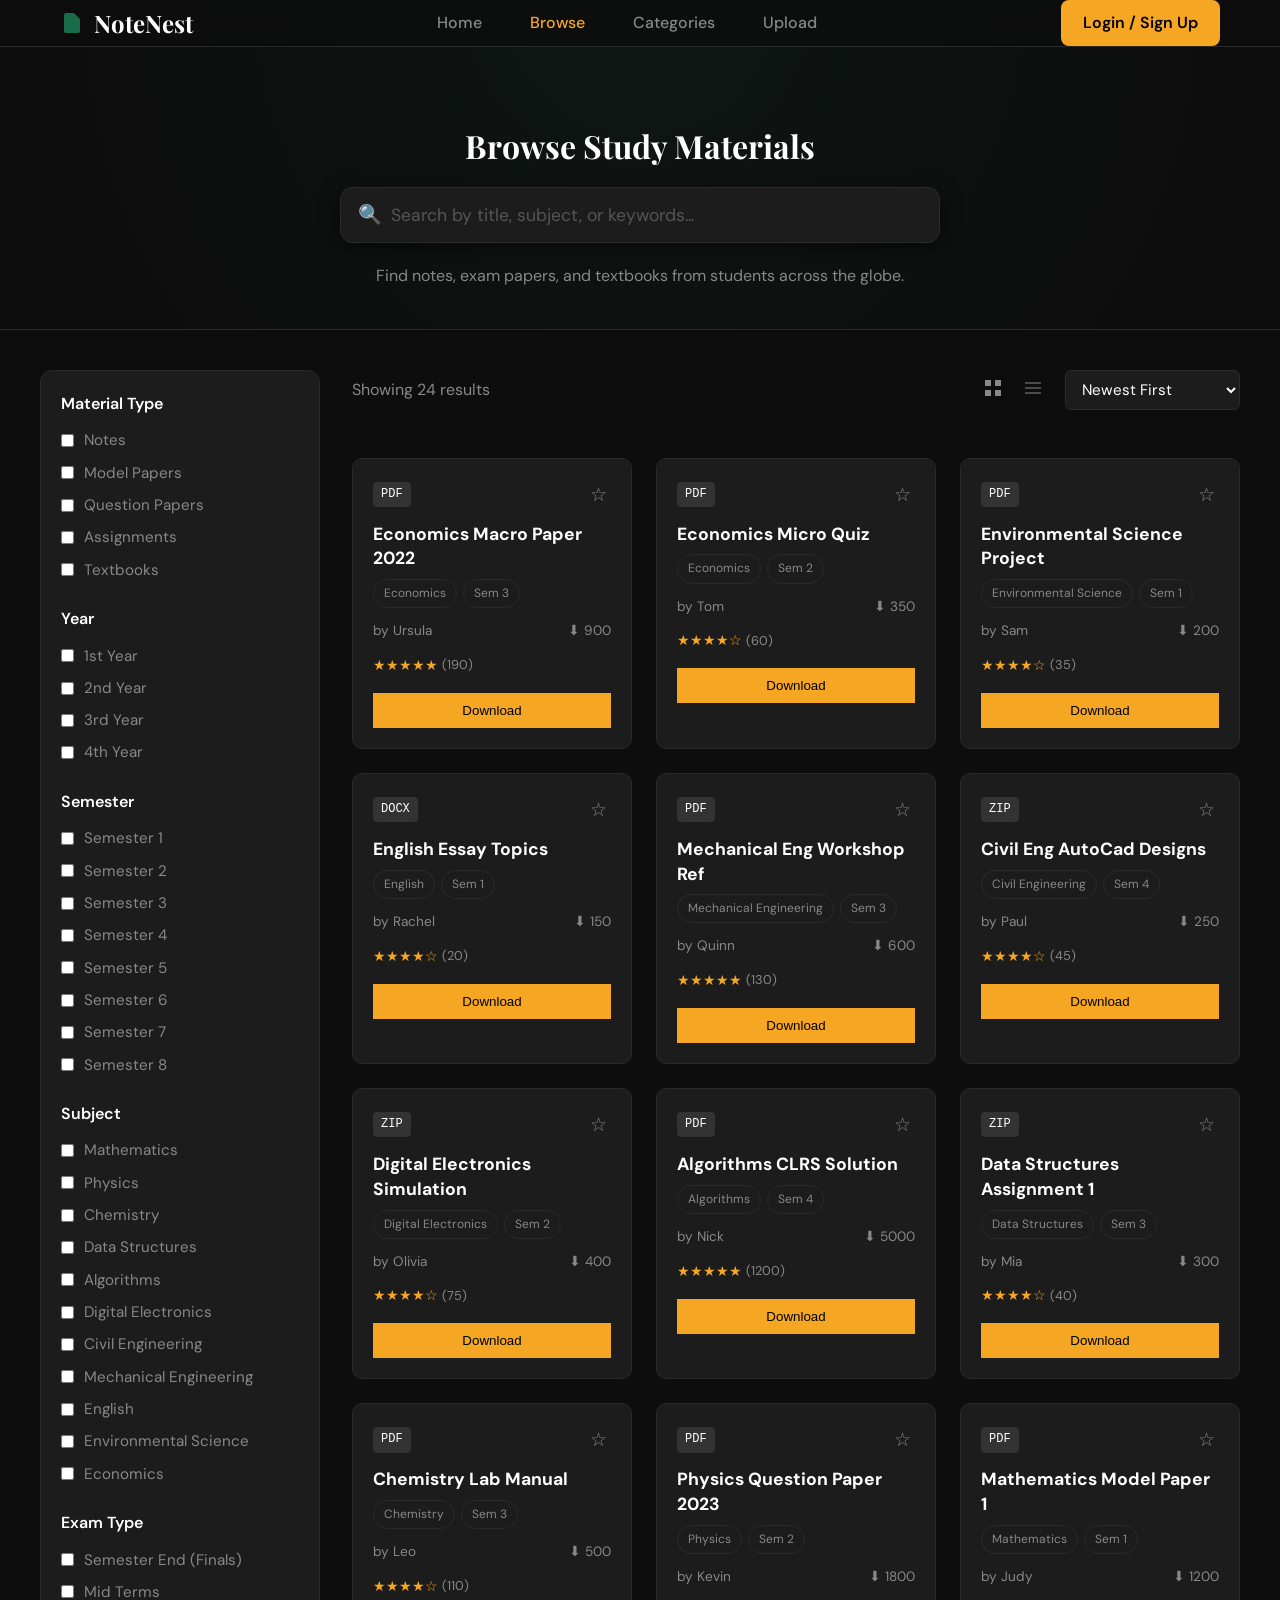
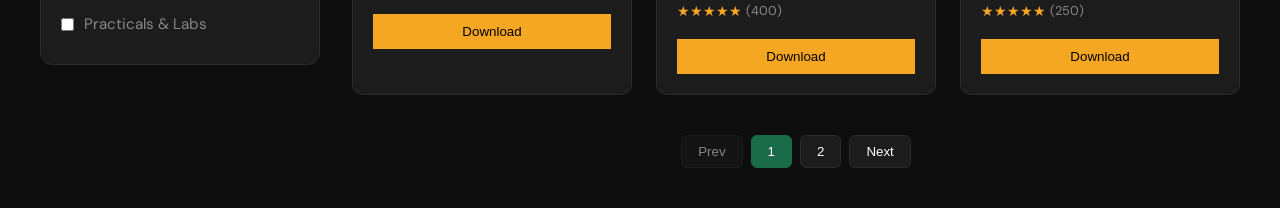
<file: browse.html>
<!DOCTYPE html>
<html lang="en">
<head>
    <meta charset="UTF-8">
    <meta name="viewport" content="width=device-width, initial-scale=1.0">
    <title>Browse Materials - NoteNest</title>
    <link href="https://fonts.googleapis.com/css2?family=Playfair+Display:wght@600;700&family=DM+Sans:wght@400;500;600;700&display=swap" rel="stylesheet">
    <link rel="stylesheet" href="styles.css">
    <style>
        .browse-header { background: radial-gradient(circle at center top, rgba(26,107,74,0.1), transparent 80%); padding: 120px 0 40px; border-bottom: 1px solid var(--border); }
        .search-bar-wrap { position: relative; max-width: 600px; margin: 0 auto 20px; }
        .search-input { width: 100%; padding: 16px 24px 16px 50px; font-size: 1.1rem; border-radius: 12px; background: var(--card); border: 1px solid var(--border); color: white; box-shadow: 0 4px 20px rgba(0,0,0,0.5); }
        .search-input:focus { border-color: var(--green); }
        .search-icon { position: absolute; left: 18px; top: 50%; transform: translateY(-50%); color: var(--gray); font-size: 1.2rem; }
        
        .browse-content { display: flex; gap: 32px; padding: 40px 0; }
        
        /* Sidebar layout */
        .sidebar { width: 280px; flex-shrink: 0; }
        
        .filter-group { background: var(--card); border: 1px solid var(--border); border-radius: 12px; padding: 20px; margin-bottom: 24px; position: sticky; top: 90px; }
        .filter-block { margin-bottom: 24px; }
        .filter-block:last-child { margin-bottom: 0; }
        .filter-title { font-size: 1rem; font-weight: 600; margin-bottom: 12px; color: var(--white); display: flex; justify-content: space-between; align-items: center; }
        
        .checkbox-label { display: flex; align-items: center; gap: 10px; margin-bottom: 8px; cursor: pointer; color: var(--gray); transition: 0.2s; font-size: 0.95rem; }
        .checkbox-label:hover { color: var(--white); }
        .checkbox-label input { width: auto; margin: 0; }
        
        .results-area { flex: 1; }
        
        .results-header { display: flex; justify-content: space-between; align-items: center; margin-bottom: 24px; }
        .sort-select { padding: 8px 12px; background: var(--card); border: 1px solid var(--border); border-radius: 6px; color: var(--white); outline: none; }
        
        .active-filters { display: flex; flex-wrap: wrap; gap: 8px; margin-bottom: 24px; }
        
        /* Grid */
        .results-grid { display: grid; grid-template-columns: repeat(auto-fill, minmax(280px, 1fr)); gap: 24px; }
        
        /* List */
        .results-list { display: flex; flex-direction: column; gap: 16px; }
        .results-list .card { display: flex; gap: 20px; align-items: center; }
        .results-list .card-body { flex: 1; }
        
        .card-top { display: flex; justify-content: space-between; align-items: center; margin-bottom: 12px; }
        .card-title { font-size: 1.1rem; font-weight: 700; margin-bottom: 8px; display: -webkit-box; -webkit-line-clamp: 2; line-clamp: 2; -webkit-box-orient: vertical; overflow: hidden; line-height: 1.4; }
        .card-tags { display: flex; flex-wrap: wrap; gap: 6px; margin-bottom: 12px; }
        .card-meta { display: flex; justify-content: space-between; font-size: 0.85rem; color: var(--gray); margin-bottom: 12px; }
        .card-rating { display: flex; align-items: center; gap: 4px; color: var(--amber); font-size: 0.9rem; margin-bottom: 16px; }
        .card-rating span { color: var(--gray); font-size: 0.8rem; }
        
        .download-btn { width: 100%; text-align: center; }
        .bookmark-btn { font-size: 1.2rem; cursor: pointer; padding: 4px; }
        .bookmark-btn:hover { color: var(--amber); }

        .empty-state { text-align: center; padding: 60px 20px; background: var(--card); border-radius: 16px; border: 1px dashed var(--border); }
        .empty-state p { font-size: 1.1rem; color: var(--gray); margin-bottom: 20px; }
        
        .pagination { display: flex; justify-content: center; gap: 8px; margin-top: 40px; }
        .page-btn { padding: 8px 16px; background: var(--card); border: 1px solid var(--border); border-radius: 6px; color: var(--white); cursor: pointer; transition: 0.2s; }
        .page-btn:hover:not(:disabled) { border-color: var(--green); background: rgba(26,107,74,0.1); }
        .page-btn.active { background: var(--green); border-color: var(--green); color: white; }
        .page-btn:disabled { opacity: 0.5; cursor: not-allowed; }
        
        .fade-in-card { animation: cardFade 0.4s ease forwards; opacity: 0; transform: translateY(10px); }
        @keyframes cardFade { to { opacity: 1; transform: translateY(0); } }

        @media (max-width: 900px) {
            .browse-content { flex-direction: column; }
            .sidebar { width: 100%; }
            .filter-group { position: static; }
        }
    </style>
</head>
<body>
    <div id="navbar-root"></div>

    <div class="browse-header">
        <div class="container text-center">
            <h1 style="font-family:'Playfair Display',serif; margin-bottom:16px">Browse Study Materials</h1>
            <div class="search-bar-wrap">
                <span class="search-icon">🔍</span>
                <input type="text" id="searchInput" class="search-input" placeholder="Search by title, subject, or keywords...">
            </div>
            <p class="gray">Find notes, exam papers, and textbooks from students across the globe.</p>
        </div>
    </div>

    <div class="container browse-content">
        <!-- Sidebar Filters -->
        <aside class="sidebar">
            <div class="filter-group">
                <div class="filter-block">
                    <div class="filter-title">Material Type</div>
                    <label class="checkbox-label"><input type="checkbox" class="filter-checkbox" data-filter="type" value="Notes"> Notes</label>
                    <label class="checkbox-label"><input type="checkbox" class="filter-checkbox" data-filter="type" value="Model Paper"> Model Papers</label>
                    <label class="checkbox-label"><input type="checkbox" class="filter-checkbox" data-filter="type" value="Question Paper"> Question Papers</label>
                    <label class="checkbox-label"><input type="checkbox" class="filter-checkbox" data-filter="type" value="Assignment"> Assignments</label>
                    <label class="checkbox-label"><input type="checkbox" class="filter-checkbox" data-filter="type" value="Textbook"> Textbooks</label>
                </div>
                <div class="filter-block">
                    <div class="filter-title">Year</div>
                    <label class="checkbox-label"><input type="checkbox" class="filter-checkbox" data-filter="year" value="1st Year"> 1st Year</label>
                    <label class="checkbox-label"><input type="checkbox" class="filter-checkbox" data-filter="year" value="2nd Year"> 2nd Year</label>
                    <label class="checkbox-label"><input type="checkbox" class="filter-checkbox" data-filter="year" value="3rd Year"> 3rd Year</label>
                    <label class="checkbox-label"><input type="checkbox" class="filter-checkbox" data-filter="year" value="4th Year"> 4th Year</label>
                </div>
                <div class="filter-block">
                    <div class="filter-title">Semester</div>
                    <label class="checkbox-label"><input type="checkbox" class="filter-checkbox" data-filter="semester" value="Sem 1"> Semester 1</label>
                    <label class="checkbox-label"><input type="checkbox" class="filter-checkbox" data-filter="semester" value="Sem 2"> Semester 2</label>
                    <label class="checkbox-label"><input type="checkbox" class="filter-checkbox" data-filter="semester" value="Sem 3"> Semester 3</label>
                    <label class="checkbox-label"><input type="checkbox" class="filter-checkbox" data-filter="semester" value="Sem 4"> Semester 4</label>
                    <label class="checkbox-label"><input type="checkbox" class="filter-checkbox" data-filter="semester" value="Sem 5"> Semester 5</label>
                    <label class="checkbox-label"><input type="checkbox" class="filter-checkbox" data-filter="semester" value="Sem 6"> Semester 6</label>
                    <label class="checkbox-label"><input type="checkbox" class="filter-checkbox" data-filter="semester" value="Sem 7"> Semester 7</label>
                    <label class="checkbox-label"><input type="checkbox" class="filter-checkbox" data-filter="semester" value="Sem 8"> Semester 8</label>
                </div>
                <!-- Subject Filter -->
                <div class="filter-block">
                    <div class="filter-title">Subject</div>
                    <label class="checkbox-label"><input type="checkbox" class="filter-checkbox" data-filter="subject" value="Mathematics"> Mathematics</label>
                    <label class="checkbox-label"><input type="checkbox" class="filter-checkbox" data-filter="subject" value="Physics"> Physics</label>
                    <label class="checkbox-label"><input type="checkbox" class="filter-checkbox" data-filter="subject" value="Chemistry"> Chemistry</label>
                    <label class="checkbox-label"><input type="checkbox" class="filter-checkbox" data-filter="subject" value="Data Structures"> Data Structures</label>
                    <label class="checkbox-label"><input type="checkbox" class="filter-checkbox" data-filter="subject" value="Algorithms"> Algorithms</label>
                    <label class="checkbox-label"><input type="checkbox" class="filter-checkbox" data-filter="subject" value="Digital Electronics"> Digital Electronics</label>
                    <label class="checkbox-label"><input type="checkbox" class="filter-checkbox" data-filter="subject" value="Civil Engineering"> Civil Engineering</label>
                    <label class="checkbox-label"><input type="checkbox" class="filter-checkbox" data-filter="subject" value="Mechanical Engineering"> Mechanical Engineering</label>
                    <label class="checkbox-label"><input type="checkbox" class="filter-checkbox" data-filter="subject" value="English"> English</label>
                    <label class="checkbox-label"><input type="checkbox" class="filter-checkbox" data-filter="subject" value="Environmental Science"> Environmental Science</label>
                    <label class="checkbox-label"><input type="checkbox" class="filter-checkbox" data-filter="subject" value="Economics"> Economics</label>
                </div>
                <!-- Exam Filter -->
                <div class="filter-block">
                    <div class="filter-title">Exam Type</div>
                    <label class="checkbox-label"><input type="checkbox" class="filter-checkbox" data-filter="examType" value="Semester End"> Semester End (Finals)</label>
                    <label class="checkbox-label"><input type="checkbox" class="filter-checkbox" data-filter="examType" value="Mid Term"> Mid Terms</label>
                    <label class="checkbox-label"><input type="checkbox" class="filter-checkbox" data-filter="examType" value="Practical"> Practicals & Labs</label>
                </div>
            </div>
        </aside>

        <!-- Main Results Area -->
        <main class="results-area">
            <div class="results-header">
                <div id="resultCount" style="color:var(--gray)">Loading results...</div>
                <div style="display:flex; gap:16px; align-items:center">
                    <div style="display:flex; gap:8px">
                        <button id="gridBtn" class="btn-ghost" style="padding:4px"><svg width="24" height="24" viewBox="0 0 24 24" fill="currentColor"><path d="M4 4h6v6H4V4zm10 0h6v6h-6V4zM4 14h6v6H4v-6zm10 0h6v6h-6v-6z"/></svg></button>
                        <button id="listBtn" class="btn-ghost" style="padding:4px; opacity:0.5"><svg width="24" height="24" viewBox="0 0 24 24" fill="currentColor"><path d="M4 6h16v2H4V6zm0 5h16v2H4v-2zm0 5h16v2H4v-2z"/></svg></button>
                    </div>
                    <select id="sortSelect" class="sort-select">
                        <option value="newest">Newest First</option>
                        <option value="downloads">Most Downloaded</option>
                        <option value="rating">Top Rated</option>
                    </select>
                </div>
            </div>
            
            <div class="active-filters" id="activeFilters"></div>
            
            <div id="resultsGrid" class="results-grid">
                <!-- Cards injected here -->
            </div>
            
            <div class="pagination" id="pagination">
                <!-- Pagination injected here -->
            </div>
        </main>
    </div>

    <script src="data.js"></script>
    <script src="auth.js"></script>
    <script src="toast.js"></script>
    <script src="nav.js"></script>
    <script>
        document.addEventListener('DOMContentLoaded', function() {
            let allMaterials = window.NoteNestData.getAll();
            let filtered = [...allMaterials];
            let currentPage = 1;
            const perPage = 12;
            let viewMode = 'grid';
            let sortBy = 'newest';
            let activeFilters = {};

            const searchInput = document.getElementById('searchInput');
            const sortSelect = document.getElementById('sortSelect');
            const gridBtn = document.getElementById('gridBtn');
            const listBtn = document.getElementById('listBtn');

            // Parse URL params
            const params = new URLSearchParams(window.location.search);
            if (params.get('type')) activeFilters.type = params.get('type');
            if (params.get('subject')) activeFilters.subject = params.get('subject');
            if (params.get('tag')) activeFilters.tag = params.get('tag');
            if (params.get('exam')) activeFilters.examType = params.get('exam');
            if (params.get('q')) searchInput.value = params.get('q');
            
            syncFilterUI();
            applyFilters();

            // Search input (debounce)
            let searchTimer;
            searchInput.addEventListener('input', () => {
                clearTimeout(searchTimer);
                searchTimer = setTimeout(() => applyFilters(), 300);
            });

            // Filter Checkboxes
            document.querySelectorAll('.filter-checkbox').forEach(cb => {
                cb.addEventListener('change', () => {
                    const key = cb.dataset.filter;
                    const val = cb.value;
                    if (cb.checked) {
                        activeFilters[key] = val;
                        // Uncheck other checkboxes of the same key for simplicity, or keep as multi-select?
                        // Let's implement single value override for exact spec compliance
                        document.querySelectorAll(`.filter-checkbox[data-filter="${key}"]`).forEach(other => {
                            if (other !== cb) other.checked = false;
                        });
                    } else {
                        if (activeFilters[key] === val) delete activeFilters[key];
                    }
                    applyFilters();
                });
            });

            // Sort
            sortSelect.addEventListener('change', () => {
                sortBy = sortSelect.value;
                applyFilters();
            });

            // View Toggle
            gridBtn.addEventListener('click', () => { 
                viewMode = 'grid'; 
                gridBtn.style.opacity = '1'; 
                listBtn.style.opacity = '0.5'; 
                renderResults(); 
            });
            listBtn.addEventListener('click', () => { 
                viewMode = 'list'; 
                listBtn.style.opacity = '1'; 
                gridBtn.style.opacity = '0.5'; 
                renderResults(); 
            });

            function applyFilters() {
                let results = window.NoteNestData.filter({ ...activeFilters });
                
                const q = searchInput.value.toLowerCase().trim();
                if (q) {
                    results = results.filter(m =>
                        m.title.toLowerCase().includes(q) ||
                        m.subject.toLowerCase().includes(q) ||
                        m.tags.some(t => t.toLowerCase().includes(q))
                    );
                }
                
                filtered = window.NoteNestData.sort(results, sortBy);
                currentPage = 1;
                renderResults();
                updateActiveChips();
            }

            function syncFilterUI() {
                document.querySelectorAll('.filter-checkbox').forEach(cb => {
                    const key = cb.dataset.filter;
                    const val = cb.value;
                    if (activeFilters[key] === val) {
                        cb.checked = true;
                    }
                });
            }

            function updateActiveChips() {
                const container = document.getElementById('activeFilters');
                const chips = [];
                for (let k in activeFilters) {
                    chips.push(`<span class="tag" style="background:rgba(255,255,255,0.05)">${k}: ${activeFilters[k]} <button type="button" onclick="removeFilter('${k}')" style="border:none;background:none;color:inherit;cursor:pointer;margin-left:4px">×</button></span>`);
                }
                if (searchInput.value.trim()) {
                    chips.push(`<span class="tag" style="background:rgba(255,255,255,0.05)">search: ${searchInput.value.trim()} <button type="button" onclick="clearSearch()" style="border:none;background:none;color:inherit;cursor:pointer;margin-left:4px">×</button></span>`);
                }
                container.innerHTML = chips.join('');
            }
            
            window.removeFilter = function(key) {
                delete activeFilters[key];
                syncFilterUI();
                applyFilters();
            };
            
            window.clearSearch = function() {
                searchInput.value = '';
                applyFilters();
            };
            
            window.clearAllFilters = function() {
                activeFilters = {};
                searchInput.value = '';
                document.querySelectorAll('.filter-checkbox').forEach(cb => cb.checked = false);
                applyFilters();
            };

            function renderResults() {
                const start = (currentPage - 1) * perPage;
                const pageItems = filtered.slice(start, start + perPage);
                const grid = document.getElementById('resultsGrid');
                
                document.getElementById('resultCount').textContent = `Showing ${filtered.length} results`;
                
                if (filtered.length === 0) {
                    grid.className = '';
                    grid.innerHTML = `
                        <div class="empty-state">
                            <p>No materials found matching your criteria</p>
                            <button class="btn-outline" onclick="clearAllFilters()">Clear Filters</button>
                        </div>`;
                    document.getElementById('pagination').innerHTML = '';
                    return;
                }
                
                grid.className = viewMode === 'grid' ? 'results-grid' : 'results-list';
                grid.innerHTML = pageItems.map((m, i) => renderCard(m, i)).join('');
                
                // Attach events
                grid.querySelectorAll('.download-btn').forEach(btn => {
                    btn.addEventListener('click', (e) => {
                        e.stopPropagation();
                        handleDownload(btn.dataset.id);
                    });
                });
                grid.querySelectorAll('.bookmark-btn').forEach(btn => {
                    btn.addEventListener('click', (e) => {
                        e.stopPropagation();
                        handleBookmark(btn.dataset.id, btn);
                    });
                });
                grid.querySelectorAll('.material-card').forEach(card => {
                    card.addEventListener('click', () => {
                        window.location.href = 'material.html?id=' + card.dataset.id;
                    });
                });
                
                renderPagination();
            }

            function renderCard(m, i) {
                const isBookmarked = window.NoteNestData.isBookmarked(m.id);
                const delay = i * 0.05;
                const fullStars = Math.round(m.rating);
                const starsHtml = '★'.repeat(fullStars) + '☆'.repeat(5-fullStars);
                const tagStr = m.semester || m.year || 'General';

                if (viewMode === 'grid') {
                    return `
                    <div class="material-card card fade-in-card" data-id="${m.id}" style="cursor:pointer; animation-delay:${delay}s">
                        <div class="card-top">
                            <span class="badge" style="background:rgba(255,255,255,0.1)">${m.fileFormat}</span>
                            <button class="bookmark-btn btn-ghost" data-id="${m.id}" style="${isBookmarked ? 'color:var(--amber)' : ''}">
                                ${isBookmarked ? '★' : '☆'}
                            </button>
                        </div>
                        <h3 class="card-title">${m.title}</h3>
                        <div class="card-tags">
                            <span class="tag" style="background:none;font-size:12px">${m.subject}</span>
                            <span class="tag" style="background:none;font-size:12px">${tagStr}</span>
                        </div>
                        <div class="card-meta">
                            <span>by ${m.uploadedBy}</span>
                            <span>⬇ ${m.downloads}</span>
                        </div>
                        <div class="card-rating">
                            ${starsHtml}
                            <span>(${m.ratingCount})</span>
                        </div>
                        <button type="button" class="btn-amber download-btn" data-id="${m.id}" style="width:100%">Download</button>
                    </div>`;
                } else {
                    return `
                    <div class="material-card card fade-in-card" data-id="${m.id}" style="cursor:pointer; animation-delay:${delay}s; display:flex; justify-content:space-between">
                        <div class="card-body">
                            <h3 style="margin-bottom:8px">${m.title}</h3>
                            <p class="gray" style="font-size:0.9rem; margin-bottom:8px">${m.subject} · ${tagStr} · by ${m.uploadedBy}</p>
                            <div class="card-rating" style="margin-bottom:0">
                                ${starsHtml} <span>(${m.ratingCount})</span>
                            </div>
                        </div>
                        <div style="display:flex; flex-direction:column; align-items:flex-end; gap:8px">
                            <div style="display:flex; gap:16px; align-items:center">
                                <span class="badge">${m.fileFormat}</span>
                                <span class="gray" style="font-size:0.9rem">⬇ ${m.downloads}</span>
                                <button class="bookmark-btn btn-ghost" data-id="${m.id}" style="${isBookmarked ? 'color:var(--amber)' : ''}">${isBookmarked ? '★' : '☆'}</button>
                            </div>
                            <button type="button" class="btn-amber download-btn" data-id="${m.id}">Download</button>
                        </div>
                    </div>`;
                }
            }

            function renderPagination() {
                const total = Math.ceil(filtered.length / perPage);
                const pager = document.getElementById('pagination');
                if (total <= 1) {
                    pager.innerHTML = '';
                    return;
                }
                
                let html = `<button class="page-btn" ${currentPage === 1 ? 'disabled' : ''} onclick="goToPage(${currentPage-1})">Prev</button>`;
                for (let i = 1; i <= total; i++) {
                    html += `<button class="page-btn ${currentPage === i ? 'active' : ''}" onclick="goToPage(${i})">${i}</button>`;
                }
                html += `<button class="page-btn" ${currentPage === total ? 'disabled' : ''} onclick="goToPage(${currentPage+1})">Next</button>`;
                pager.innerHTML = html;
            }
            
            window.goToPage = function(p) {
                const total = Math.ceil(filtered.length / perPage);
                if (p >= 1 && p <= total) {
                    currentPage = p;
                    renderResults();
                    window.scrollTo({top: 0, behavior: 'smooth'});
                }
            };

            function handleDownload(id) {
                window.NoteNestData.incrementDownloads(id);
                window.NoteNestData.saveDownload(id);
                const mat = window.NoteNestData.getById(id);
                
                // Real simulated download file
                const content = `NoteNest Download\n\nTitle: ${mat.title}\nSubject: ${mat.subject}\nType: ${mat.type}\nUploaded by: ${mat.uploadedBy}\nDate: ${mat.uploadDate}\n\nDescription:\n${mat.description}`;
                const blob = new Blob([content], {type:'text/plain'});
                const url = URL.createObjectURL(blob);
                const a = document.createElement('a');
                a.href = url;
                a.download = mat.title.replace(/[^a-z0-9]/gi, '_') + '.txt';
                document.body.appendChild(a);
                a.click();
                document.body.removeChild(a);
                URL.revokeObjectURL(url);
                window.Toast.success('Download started!');
                
                // re-render to update download count
                let updatedMatIndex = filtered.findIndex(x => x.id === id);
                if(updatedMatIndex !== -1) {
                   filtered[updatedMatIndex] = window.NoteNestData.getById(id);
                   renderResults();
                }
            }

            function handleBookmark(id, btn) {
                if (!window.NoteNestAuth.isLoggedIn()) {
                    localStorage.setItem('nn_redirect', window.location.href);
                    window.location.href = 'auth.html';
                    return;
                }
                const isNow = window.NoteNestData.saveBookmark(window.NoteNestAuth.getUser().id, id);
                btn.textContent = isNow ? '★' : '☆';
                btn.style.color = isNow ? 'var(--amber)' : '';
                window.Toast.info(isNow ? 'Bookmarked!' : 'Bookmark removed');
            }
        });
    </script>
</body>
</html>
</file>
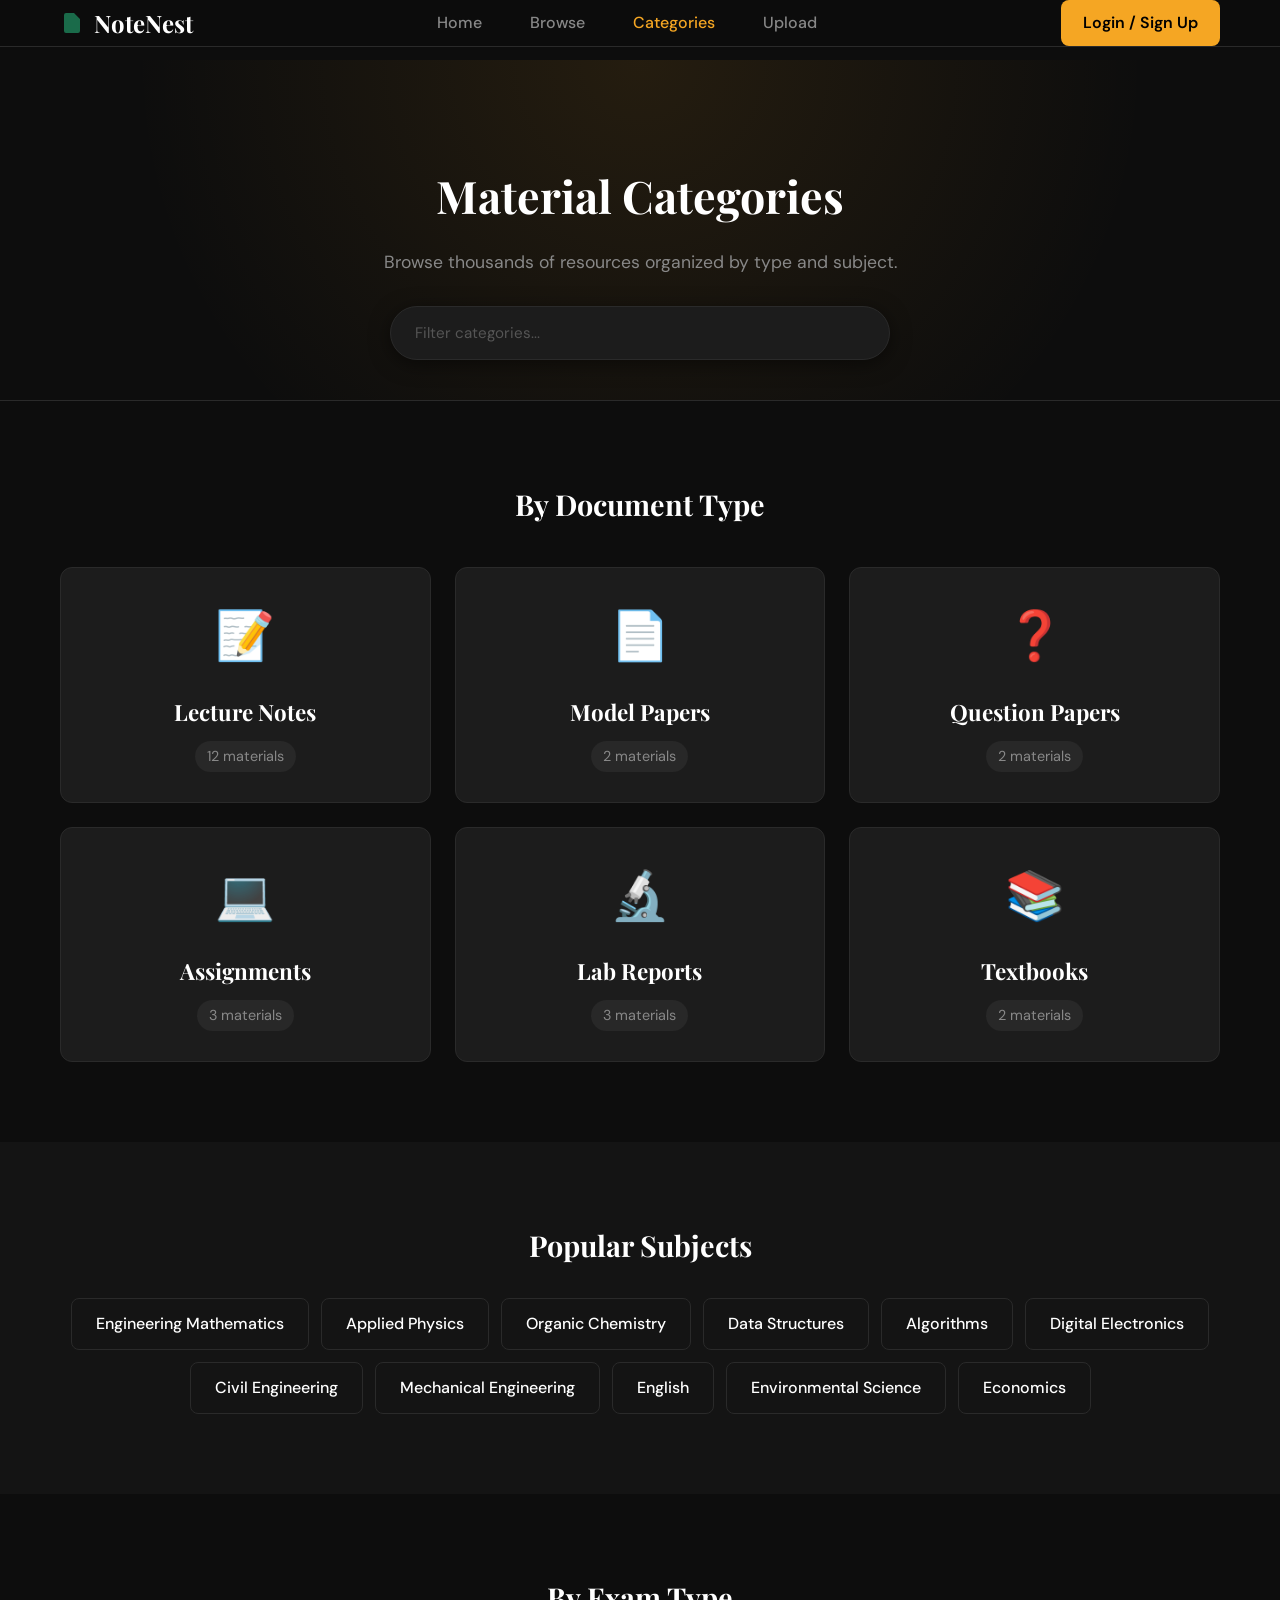
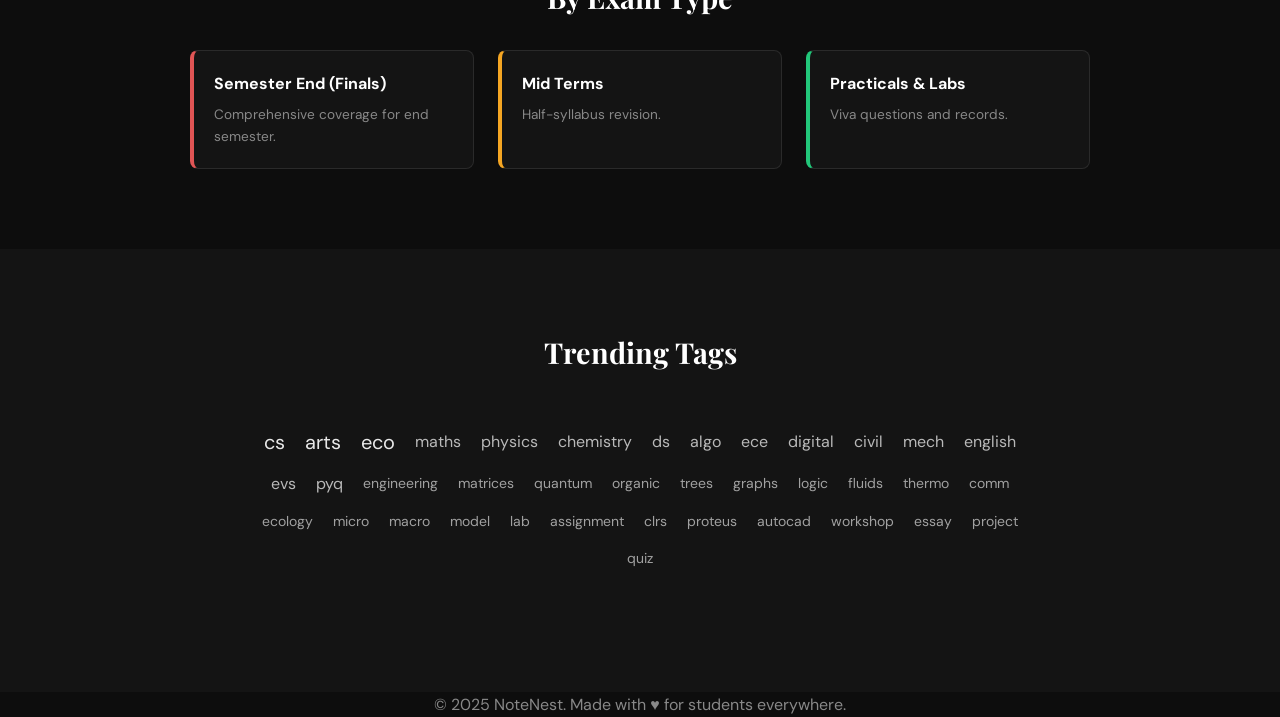
<file: categories.html>
<!DOCTYPE html>
<html lang="en">
<head>
    <meta charset="UTF-8">
    <meta name="viewport" content="width=device-width, initial-scale=1.0">
    <title>Categories - NoteNest</title>
    <link href="https://fonts.googleapis.com/css2?family=Playfair+Display:wght@600;700&family=DM+Sans:wght@400;500;600;700&display=swap" rel="stylesheet">
    <link rel="stylesheet" href="styles.css">
    <style>
        .cat-header { background: radial-gradient(circle at center top, rgba(245,166,35,0.1), transparent 70%); padding: 100px 0 40px; border-bottom: 1px solid var(--border); text-align: center; }
        .cat-search { max-width: 500px; margin: 30px auto 0; position: relative; }
        .cat-search input { width: 100%; padding: 16px 24px; border-radius: 30px; background: var(--card); border: 1px solid var(--border); box-shadow: 0 4px 20px rgba(0,0,0,0.5); }
        .cat-search input:focus { border-color: var(--amber); }

        .cat-grid { display: grid; grid-template-columns: repeat(auto-fill, minmax(280px, 1fr)); gap: 24px; margin-top: 40px; }
        .cat-card { background: var(--card); border: 1px solid var(--border); border-radius: 12px; padding: 30px; text-align: center; transition: 0.3s; cursor: pointer; display: flex; flex-direction: column; align-items: center; justify-content: center; min-height: 200px; text-decoration: none; color: inherit; }
        .cat-card:hover { border-color: var(--amber); transform: translateY(-5px); box-shadow: 0 10px 30px rgba(0,0,0,0.4); }
        .cat-icon { font-size: 3rem; margin-bottom: 20px; }
        .cat-title { font-family: 'Playfair Display', serif; font-size: 1.4rem; margin-bottom: 10px; color: var(--white); }
        .cat-count { color: var(--gray); font-size: 0.9rem; background: rgba(255,255,255,0.05); padding: 4px 12px; border-radius: 20px; }

        .subject-grid { display: flex; flex-wrap: wrap; gap: 12px; justify-content: center; margin-top: 30px; }
        .subject-tag { padding: 12px 24px; background: var(--surface); border: 1px solid var(--border); border-radius: 8px; cursor: pointer; transition: 0.2s; font-weight: 500; }
        .subject-tag:hover { background: var(--amber); color: #000; border-color: var(--amber); }
        
        .exam-card { background: var(--surface); border-left: 4px solid var(--red); padding: 20px; border-radius: 8px; cursor: pointer; transition: 0.2s; border-top: 1px solid var(--border); border-right: 1px solid var(--border); border-bottom: 1px solid var(--border); }
        .exam-card:hover { transform: translateX(5px); background: #1c1c1c; }

        .tag-cloud-container { padding: 40px 0; text-align: center; }
        .tag-cloud { display: flex; flex-wrap: wrap; gap: 10px; justify-content: center; align-items: center; max-width: 800px; margin: 0 auto; }
        .tag-cloud .tag { background: none; border: none; padding: 5px; transition: 0.2s; line-height: 1.2; }
        .tag-cloud .tag:hover { color: var(--amber); transform: scale(1.1); }
    </style>
</head>
<body>
    <div id="navbar-root"></div>

    <div class="page-wrapper" style="padding-top:60px">
        <div class="cat-header">
            <div class="container">
                <h1 style="font-family:'Playfair Display',serif; font-size:2.8rem; margin-bottom:16px">Material Categories</h1>
                <p class="gray" style="font-size:1.1rem">Browse thousands of resources organized by type and subject.</p>
                <div class="cat-search">
                    <input type="text" id="catSearch" placeholder="Filter categories...">
                </div>
            </div>
        </div>

        <section class="section">
            <div class="container">
                <h2 class="section-title text-center" style="font-size:1.8rem; margin-bottom:10px">By Document Type</h2>
                <div class="cat-grid" id="typeGrid">
                    <div class="cat-card" data-type="Notes">
                        <div class="cat-icon">📝</div>
                        <h3 class="cat-title">Lecture Notes</h3>
                        <div class="cat-count">Loading...</div>
                    </div>
                    <div class="cat-card" data-type="Model Paper">
                        <div class="cat-icon">📄</div>
                        <h3 class="cat-title">Model Papers</h3>
                        <div class="cat-count">Loading...</div>
                    </div>
                    <div class="cat-card" data-type="Question Paper">
                        <div class="cat-icon">❓</div>
                        <h3 class="cat-title">Question Papers</h3>
                        <div class="cat-count">Loading...</div>
                    </div>
                    <div class="cat-card" data-type="Assignment">
                        <div class="cat-icon">💻</div>
                        <h3 class="cat-title">Assignments</h3>
                        <div class="cat-count">Loading...</div>
                    </div>
                    <div class="cat-card" data-type="Lab Report">
                        <div class="cat-icon">🔬</div>
                        <h3 class="cat-title">Lab Reports</h3>
                        <div class="cat-count">Loading...</div>
                    </div>
                    <div class="cat-card" data-type="Textbook">
                        <div class="cat-icon">📚</div>
                        <h3 class="cat-title">Textbooks</h3>
                        <div class="cat-count">Loading...</div>
                    </div>
                </div>
            </div>
        </section>

        <section class="section" style="background:var(--surface)">
            <div class="container">
                <h2 class="section-title text-center" style="font-size:1.8rem; margin-bottom:10px">Popular Subjects</h2>
                <div class="subject-grid">
                    <div class="subject-tag" data-subject="Mathematics">Engineering Mathematics</div>
                    <div class="subject-tag" data-subject="Physics">Applied Physics</div>
                    <div class="subject-tag" data-subject="Chemistry">Organic Chemistry</div>
                    <div class="subject-tag" data-subject="Data Structures">Data Structures</div>
                    <div class="subject-tag" data-subject="Algorithms">Algorithms</div>
                    <div class="subject-tag" data-subject="Digital Electronics">Digital Electronics</div>
                    <div class="subject-tag" data-subject="Civil Engineering">Civil Engineering</div>
                    <div class="subject-tag" data-subject="Mechanical Engineering">Mechanical Engineering</div>
                    <div class="subject-tag" data-subject="English">English</div>
                    <div class="subject-tag" data-subject="Environmental Science">Environmental Science</div>
                    <div class="subject-tag" data-subject="Economics">Economics</div>
                </div>
            </div>
        </section>

        <section class="section">
            <div class="container">
                <h2 class="section-title text-center" style="font-size:1.8rem; margin-bottom:30px">By Exam Type</h2>
                <div class="grid-3" style="max-width:900px; margin:0 auto">
                    <div class="exam-card" data-exam="Semester End">
                        <h4 style="margin-bottom:8px">Semester End (Finals)</h4>
                        <p class="gray" style="font-size:0.85rem">Comprehensive coverage for end semester.</p>
                    </div>
                    <div class="exam-card" data-exam="Mid Term" style="border-left-color:var(--amber)">
                        <h4 style="margin-bottom:8px">Mid Terms</h4>
                        <p class="gray" style="font-size:0.85rem">Half-syllabus revision.</p>
                    </div>
                    <div class="exam-card" data-exam="Practical" style="border-left-color:var(--green-light)">
                        <h4 style="margin-bottom:8px">Practicals & Labs</h4>
                        <p class="gray" style="font-size:0.85rem">Viva questions and records.</p>
                    </div>
                </div>
            </div>
        </section>

        <section class="section" style="background:var(--surface)">
            <div class="container">
                <h2 class="section-title text-center" style="font-size:1.8rem; margin-bottom:10px">Trending Tags</h2>
                <div class="tag-cloud-container">
                    <div class="tag-cloud" id="tagCloud">
                        <!-- Populated by JS -->
                    </div>
                </div>
            </div>
        </section>

        <footer>
            <div class="container text-center">
                <p class="gray">© 2025 NoteNest. Made with ♥ for students everywhere.</p>
            </div>
        </footer>
    </div>

    <script src="data.js"></script>
    <script src="auth.js"></script>
    <script src="toast.js"></script>
    <script src="nav.js"></script>
    <script>
        document.addEventListener('DOMContentLoaded', function() {
            // Populate counts
            const types = ['Notes','Model Paper','Question Paper','Assignment','Lab Report','Textbook'];
            types.forEach(type => {
                const count = window.NoteNestData.filter({type}).length;
                const el = document.querySelector(`.cat-card[data-type="${type}"] .cat-count`);
                if (el) el.textContent = count + ' materials';
            });
            
            // Clicks
            document.querySelectorAll('.cat-card[data-type]').forEach(card => {
                card.addEventListener('click', () => {
                    window.location.href = 'browse.html?type=' + encodeURIComponent(card.dataset.type);
                });
            });
            
            document.querySelectorAll('.subject-tag').forEach(tag => {
                tag.addEventListener('click', () => {
                    window.location.href = 'browse.html?subject=' + encodeURIComponent(tag.dataset.subject);
                });
            });
            
            document.querySelectorAll('.exam-card').forEach(card => {
                card.addEventListener('click', () => {
                    window.location.href = 'browse.html?exam=' + encodeURIComponent(card.dataset.exam);
                });
            });
            
            // Tag Cloud
            const tags = window.NoteNestData.getAllTags();
            const tagCloud = document.getElementById('tagCloud');
            if (tagCloud && tags.length > 0) {
                tagCloud.innerHTML = tags.map(({tag, count}) => {
                    // scale size linearly from 12px min to ~26px max
                    const size = 12 + Math.min(count * 2, 14);
                    const opacity = 0.5 + Math.min(count * 0.1, 0.5);
                    return `<span class="tag" style="font-size:${size}px; color:rgba(255,255,255,${opacity}); cursor:pointer" onclick="window.location.href='browse.html?tag=${encodeURIComponent(tag)}'">${tag}</span>`;
                }).join(' ');
            } else if(tagCloud) {
                tagCloud.innerHTML = '<span class="gray">No tags available yet.</span>';
            }
            
            // Search filter
            const searchInput = document.getElementById('catSearch');
            if (searchInput) {
                searchInput.addEventListener('input', () => {
                    const q = searchInput.value.toLowerCase();
                    // Filter doc types
                    document.querySelectorAll('.cat-card').forEach(card => {
                        const text = card.textContent.toLowerCase();
                        card.style.display = text.includes(q) ? '' : 'none';
                    });
                    // Filter subjects
                    document.querySelectorAll('.subject-tag').forEach(tag => {
                        const text = tag.textContent.toLowerCase();
                        tag.style.display = text.includes(q) ? '' : 'none';
                    });
                });
            }

            // Reveal animations
            setTimeout(() => {
                document.querySelectorAll('.fade-in').forEach(el => el.classList.add('visible'));
            }, 100);
        });
    </script>
</body>
</html>
</file>
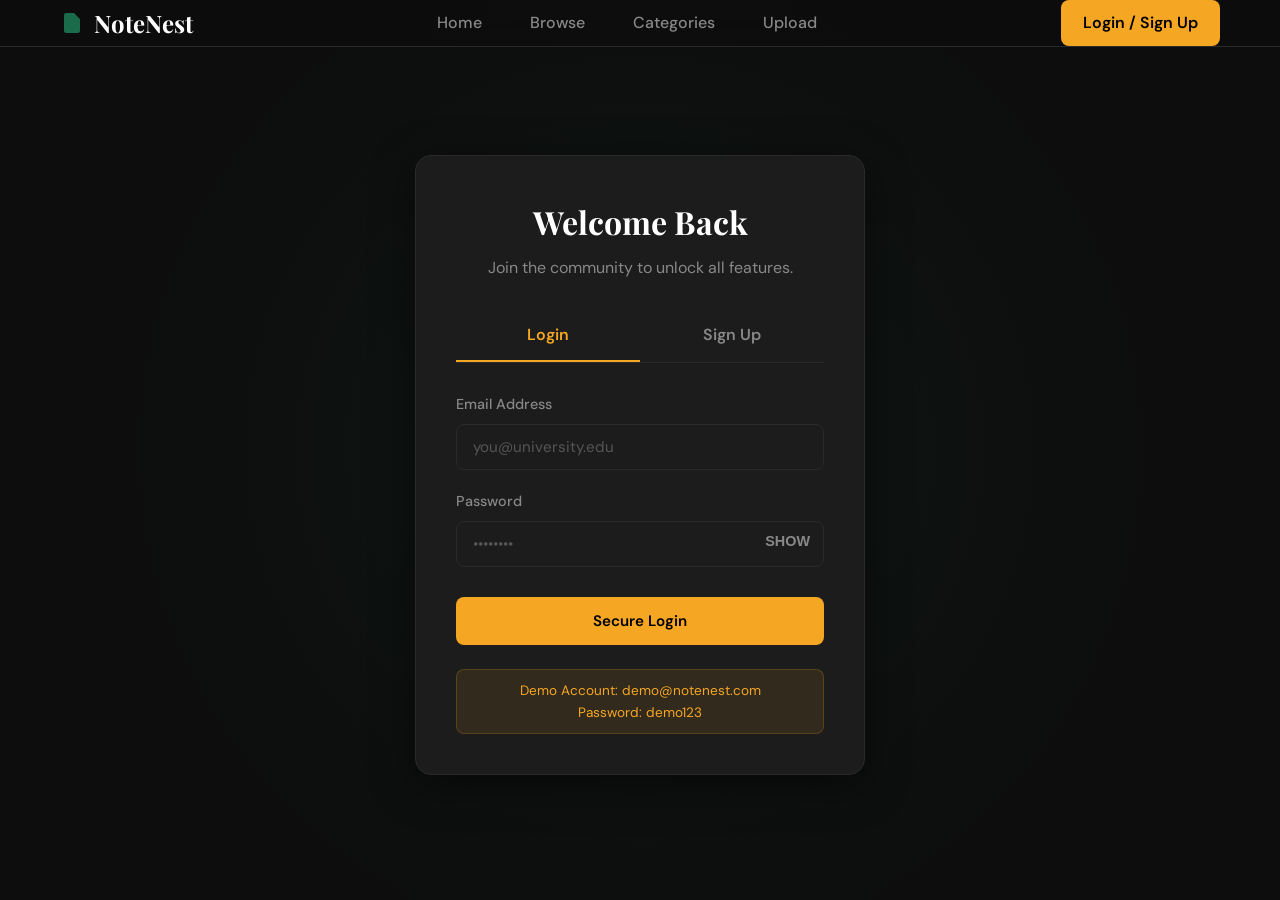
<file: dashboard.html>
<!DOCTYPE html>
<html lang="en">
<head>
    <meta charset="UTF-8">
    <meta name="viewport" content="width=device-width, initial-scale=1.0">
    <title>Dashboard - NoteNest</title>
    <link href="https://fonts.googleapis.com/css2?family=Playfair+Display:wght@600;700&family=DM+Sans:wght@400;500;600;700&display=swap" rel="stylesheet">
    <link rel="stylesheet" href="styles.css">
    <style>
        .dash-container { display: flex; min-height: calc(100vh - 70px); background: var(--bg); }
        
        .dash-sidebar { width: 260px; background: var(--surface); border-right: 1px solid var(--border); padding: 30px 0; display: flex; flex-direction: column; }
        .dash-nav { display: flex; flex-direction: column; gap: 8px; padding: 0 20px; }
        .dash-nav a { padding: 12px 16px; border-radius: 8px; color: var(--gray); font-weight: 500; transition: 0.2s; display: flex; align-items: center; gap: 12px; }
        .dash-nav a:hover, .dash-nav a.active { background: rgba(26,107,74,0.1); color: var(--green); }
        
        .dash-content { flex: 1; padding: 40px; overflow-y: auto; }
        .dash-header { margin-bottom: 30px; display: flex; justify-content: space-between; align-items: center; }
        .dash-title { font-family: 'Playfair Display', serif; font-size: 2rem; color: var(--white); }
        
        .tab-pane { display: none; }
        .tab-pane.active { display: block; animation: fadeForm 0.3s ease; }
        
        /* Overview Cards */
        .dash-stats { display: grid; grid-template-columns: repeat(auto-fit, minmax(200px, 1fr)); gap: 20px; margin-bottom: 30px; }
        .stat-card { background: var(--card); border: 1px solid var(--border); border-radius: 12px; padding: 24px; }
        .stat-val { font-size: 2.2rem; font-weight: 700; color: var(--amber); margin-bottom: 8px; font-family: 'Playfair Display', serif; }
        .stat-label { color: var(--gray); font-size: 0.9rem; text-transform: uppercase; letter-spacing: 1px; }

        /* Lists */
        .dash-list { display: flex; flex-direction: column; gap: 16px; }
        .list-item { background: var(--card); border: 1px solid var(--border); border-radius: 12px; padding: 20px; display: flex; justify-content: space-between; align-items: center; transition: 0.2s; }
        .list-item:hover { border-color: var(--green); }
        
        /* Settings */
        .settings-form { max-width: 600px; background: var(--card); border: 1px solid var(--border); border-radius: 12px; padding: 30px; }

        .empty-dash { text-align: center; padding: 60px 20px; background: rgba(255,255,255,0.02); border-radius: 12px; border: 1px dashed var(--border); margin-top: 20px; }

        @media (max-width: 900px) {
            .dash-container { flex-direction: column; }
            .dash-sidebar { width: 100%; border-right: none; border-bottom: 1px solid var(--border); padding: 16px; flex-direction: row; overflow-x: auto; flex-shrink: 0; }
            .dash-nav { flex-direction: row; padding: 0; }
            .dash-nav a { white-space: nowrap; }
            .dash-content { padding: 20px; }
        }
    </style>
</head>
<body>
    <div id="navbar-root"></div>

    <div class="dash-container">
        <!-- Sidebar -->
        <aside class="dash-sidebar">
            <nav class="dash-nav">
                <a href="#overview" class="active" data-tab="overview">📊 Overview</a>
                <a href="#uploads" data-tab="uploads">📤 My Uploads</a>
                <a href="#bookmarks" data-tab="bookmarks">⭐ Bookmarks</a>
                <a href="#history" data-tab="history">⬇️ History</a>
                <a href="#settings" data-tab="settings">⚙️ Settings</a>
            </nav>
        </aside>

        <!-- Content -->
        <main class="dash-content">
            <!-- OVERVIEW -->
            <div id="overview" class="tab-pane active fade-in">
                <div class="dash-header">
                    <div>
                        <h1 class="dash-title">Dashboard</h1>
                        <p class="gray" id="welcomeMsg">Welcome back!</p>
                    </div>
                    <a href="upload.html" class="btn-primary">Upload New</a>
                </div>
                
                <div class="dash-stats">
                    <div class="stat-card">
                        <div class="stat-val" id="statMyUploads">0</div>
                        <div class="stat-label">Total Uploads</div>
                    </div>
                    <div class="stat-card">
                        <div class="stat-val" id="statMyDownloads">0</div>
                        <div class="stat-label">Files Downloaded</div>
                    </div>
                    <div class="stat-card">
                        <div class="stat-val" id="statMyBookmarks">0</div>
                        <div class="stat-label">Saved Items</div>
                    </div>
                    <div class="stat-card">
                        <div class="stat-val" id="statTotalViews">0</div>
                        <div class="stat-label">Profile Views</div>
                    </div>
                </div>

                <div class="grid-2">
                    <div style="background:var(--card); border:1px solid var(--border); border-radius:12px; padding:24px">
                        <h3 style="margin-bottom:16px">Recent Uploads</h3>
                        <div id="recentUploadsList" class="dash-list"></div>
                    </div>
                    <div style="background:var(--card); border:1px solid var(--border); border-radius:12px; padding:24px">
                        <h3 style="margin-bottom:16px">Recent Downloads</h3>
                        <div id="recentHistoryList" class="dash-list"></div>
                    </div>
                </div>
            </div>

            <!-- UPLOADS -->
            <div id="uploads" class="tab-pane fade-in">
                <div class="dash-header">
                    <h1 class="dash-title">My Uploads</h1>
                    <a href="upload.html" class="btn-primary">Upload New</a>
                </div>
                <div id="myUploadsContainer" class="dash-list"></div>
            </div>

            <!-- BOOKMARKS -->
            <div id="bookmarks" class="tab-pane fade-in">
                <div class="dash-header">
                    <h1 class="dash-title">My Bookmarks</h1>
                </div>
                <div id="myBookmarksContainer" class="dash-list"></div>
            </div>

            <!-- HISTORY -->
            <div id="history" class="tab-pane fade-in">
                <div class="dash-header">
                    <h1 class="dash-title">Download History</h1>
                    <button class="btn-outline" onclick="clearHistory()" style="color:var(--red); border-color:var(--red)">Clear History</button>
                </div>
                <div id="myHistoryContainer" class="dash-list"></div>
            </div>

            <!-- SETTINGS -->
            <div id="settings" class="tab-pane fade-in">
                <div class="dash-header">
                    <h1 class="dash-title">Account Settings</h1>
                </div>
                
                <div class="settings-form">
                    <form id="profileForm">
                        <h3 style="margin-bottom:20px; border-bottom:1px solid var(--border); padding-bottom:10px">Public Profile</h3>
                        <div class="form-group">
                            <label>Display Name</label>
                            <input type="text" id="profName">
                        </div>
                        <div class="form-group">
                            <label>Bio</label>
                            <textarea id="profBio" rows="3" placeholder="Tell students about yourself..."></textarea>
                        </div>
                        
                        <h3 style="margin-bottom:20px; border-bottom:1px solid var(--border); padding-bottom:10px; margin-top:30px">Academic Info</h3>
                        <div class="grid-2">
                            <div class="form-group">
                                <label>University</label>
                                <input type="text" id="profUni">
                            </div>
                            <div class="form-group">
                                <label>Course</label>
                                <input type="text" id="profCourse">
                            </div>
                        </div>
                        
                        <div style="margin-top:30px">
                            <button type="submit" class="btn-amber" style="padding:12px 24px">Save Changes</button>
                        </div>
                    </form>

                    <div style="margin-top:50px; border-top:1px solid var(--border); padding-top:30px">
                        <h3 style="color:var(--red); margin-bottom:16px">Danger Zone</h3>
                        <p class="gray" style="margin-bottom:16px">Once you delete your account, there is no going back. Please be certain.</p>
                        <button type="button" class="btn-outline" onclick="deleteAccount()" style="color:var(--red); border-color:var(--red)">Delete Account</button>
                    </div>
                </div>
            </div>

        </main>
    </div>

    <!-- Confirm Modal -->
    <div class="modal-overlay" id="confirmModal">
        <div class="modal-box">
            <h3 style="margin-bottom:16px" id="confirmTitle">Are you sure?</h3>
            <p class="gray" style="margin-bottom:24px" id="confirmText">This action cannot be undone.</p>
            <div style="display:flex; justify-content:flex-end; gap:12px">
                <button class="btn-ghost" onclick="closeConfirm()">Cancel</button>
                <button class="btn-primary" id="confirmActionBtn" style="background:var(--red); border-color:var(--red)">Confirm</button>
            </div>
        </div>
    </div>

    <script src="data.js"></script>
    <script src="auth.js"></script>
    <script src="toast.js"></script>
    <script src="nav.js"></script>
    <script>
        document.addEventListener('DOMContentLoaded', function() {
            if (!window.NoteNestAuth.requireAuth()) return;
            const user = window.NoteNestAuth.getUser();
            
            // Routing
            const tabs = document.querySelectorAll('.dash-nav a');
            const panes = document.querySelectorAll('.tab-pane');
            
            function handleHashChange() {
                let hash = window.location.hash || '#overview';
                
                tabs.forEach(t => t.classList.remove('active'));
                panes.forEach(p => p.classList.remove('active'));
                
                const activeTab = document.querySelector(`.dash-nav a[href="${hash}"]`);
                const activePane = document.querySelector(hash);
                
                if (activeTab && activePane) {
                    activeTab.classList.add('active');
                    activePane.classList.add('active');
                    loadTabData(hash.substring(1));
                } else {
                    window.location.hash = '#overview';
                }
            }
            
            window.addEventListener('hashchange', handleHashChange);
            
            // Tab Loaders
            function loadTabData(tab) {
                if (tab === 'overview') loadOverview();
                else if (tab === 'uploads') loadUploads();
                else if (tab === 'bookmarks') loadBookmarks();
                else if (tab === 'history') loadHistory();
                else if (tab === 'settings') loadSettings();
            }
            
            // --- OVERVIEW ---
            function loadOverview() {
                document.getElementById('welcomeMsg').textContent = `Welcome back, ${user.name}!`;
                
                const all = window.NoteNestData.getAll();
                const myUploads = all.filter(m => m.uploaderId === user.id);
                
                document.getElementById('statMyUploads').textContent = myUploads.length;
                document.getElementById('statMyBookmarks').textContent = (user.bookmarks || []).length;
                document.getElementById('statMyDownloads').textContent = (user.downloadHistory || []).length;
                
                const views = myUploads.reduce((sum, val) => sum + val.views, 0);
                document.getElementById('statTotalViews').textContent = views;
                
                const rUploads = myUploads.slice(0, 3);
                const rList = document.getElementById('recentUploadsList');
                if(rUploads.length) {
                    rList.innerHTML = rUploads.map(m => `
                        <div class="list-item" style="padding:12px; cursor:pointer" onclick="window.location.href='material.html?id=${m.id}'">
                            <div>
                                <strong style="display:block; margin-bottom:4px">${m.title}</strong>
                                <span class="badge" style="font-size:11px; padding:2px 6px">${m.fileFormat}</span>
                                <span class="gray" style="font-size:0.8rem; margin-left:6px">⬇ ${m.downloads}</span>
                            </div>
                        </div>`).join('');
                } else {
                    rList.innerHTML = '<p class="gray">No uploads yet.</p>';
                }
                
                const hList = document.getElementById('recentHistoryList');
                const history = user.downloadHistory || [];
                if(history.length) {
                    hList.innerHTML = history.slice(0,3).map(item => {
                        const m = window.NoteNestData.getById(item.id);
                        if(!m) return '';
                        return `
                        <div class="list-item" style="padding:12px; cursor:pointer" onclick="window.location.href='material.html?id=${m.id}'">
                            <div>
                                <strong style="display:block; margin-bottom:4px">${m.title}</strong>
                                <span class="gray" style="font-size:0.8rem">${m.subject}</span>
                            </div>
                        </div>`;
                    }).join('');
                } else {
                    hList.innerHTML = '<p class="gray">No downloads yet.</p>';
                }
            }
            
            // --- UPLOADS ---
            function loadUploads() {
                const con = document.getElementById('myUploadsContainer');
                const myUploads = window.NoteNestData.getAll().filter(m => m.uploaderId === user.id);
                
                if(!myUploads.length) {
                    con.innerHTML = `
                        <div class="empty-dash">
                            <p>You haven't uploaded any materials yet.</p>
                            <a href="upload.html" class="btn-amber">Upload Now</a>
                        </div>`;
                    return;
                }
                
                con.innerHTML = myUploads.map(m => `
                    <div class="list-item">
                        <div style="flex:1" onclick="window.location.href='material.html?id=${m.id}'" style="cursor:pointer">
                            <h3 style="margin-bottom:6px">${m.title}</h3>
                            <div style="display:flex; gap:12px; font-size:0.85rem" class="gray">
                                <span class="badge" style="background:rgba(255,255,255,0.1)">${m.fileFormat}</span>
                                <span>${m.subject}</span>
                                <span>👁 ${m.views}</span>
                                <span>⬇ ${m.downloads}</span>
                            </div>
                        </div>
                        <button class="btn-ghost" style="color:var(--red)" onclick="promptDeleteMat('${m.id}')">Delete</button>
                    </div>`).join('');
            }
            
            // --- BOOKMARKS ---
            function loadBookmarks() {
                const con = document.getElementById('myBookmarksContainer');
                const bookmarks = user.bookmarks || [];
                if(!bookmarks.length) {
                    con.innerHTML = `
                        <div class="empty-dash">
                            <p>You haven't bookmarked any materials.</p>
                            <a href="browse.html" class="btn-amber">Browse Materials</a>
                        </div>`;
                    return;
                }
                
                con.innerHTML = bookmarks.map(id => {
                    const m = window.NoteNestData.getById(id);
                    if(!m) return '';
                    return `
                    <div class="list-item">
                        <div style="flex:1; cursor:pointer" onclick="window.location.href='material.html?id=${m.id}'">
                            <h3 style="margin-bottom:6px">${m.title}</h3>
                            <p class="gray" style="font-size:0.9rem">${m.subject} · by ${m.uploadedBy}</p>
                        </div>
                        <div style="display:flex; gap:8px">
                            <a href="material.html?id=${m.id}" class="btn-outline" style="padding:6px 12px; font-size:0.9rem">View</a>
                            <button class="btn-ghost" style="color:var(--amber)" onclick="removeBookmark('${m.id}')">★</button>
                        </div>
                    </div>`;
                }).join('');
            }
            
            // --- HISTORY ---
            function loadHistory() {
                const con = document.getElementById('myHistoryContainer');
                const history = user.downloadHistory || [];
                if(!history.length) {
                    con.innerHTML = `
                        <div class="empty-dash">
                            <p>Your download history is empty.</p>
                            <a href="browse.html" class="btn-outline">Find Materials</a>
                        </div>`;
                    return;
                }
                
                con.innerHTML = history.map(item => {
                    const m = window.NoteNestData.getById(item.id);
                    if(!m) return '';
                    return `
                    <div class="list-item">
                        <div style="flex:1; cursor:pointer" onclick="window.location.href='material.html?id=${m.id}'">
                            <h3 style="margin-bottom:6px">${m.title}</h3>
                            <p class="gray" style="font-size:0.9rem">${m.subject} · ${m.fileFormat}</p>
                        </div>
                        <a href="material.html?id=${m.id}" class="btn-ghost">View</a>
                    </div>`;
                }).join('');
            }
            
            // --- SETTINGS ---
            function loadSettings() {
                document.getElementById('profName').value = user.name || '';
                document.getElementById('profBio').value = user.bio || '';
                document.getElementById('profUni').value = user.university || '';
                document.getElementById('profCourse').value = user.course || '';
            }

            document.getElementById('profileForm').addEventListener('submit', (e) => {
                e.preventDefault();
                const updates = {
                    name: document.getElementById('profName').value,
                    bio: document.getElementById('profBio').value,
                    university: document.getElementById('profUni').value,
                    course: document.getElementById('profCourse').value
                };
                window.NoteNestAuth.updateUser(updates);
                window.Toast.success('Profile updated successfully');
                loadOverview(); // update visual name
            });
            
            // Actions
            window.promptDeleteMat = function(id) {
                const modal = document.getElementById('confirmModal');
                document.getElementById('confirmTitle').textContent = 'Delete Material?';
                document.getElementById('confirmText').textContent = 'This will permanently remove the material for all users.';
                const btn = document.getElementById('confirmActionBtn');
                btn.onclick = () => {
                    window.NoteNestData.deleteMaterial(id);
                    modal.classList.remove('active');
                    window.Toast.success('Material deleted');
                    loadUploads();
                    loadOverview();
                };
                modal.classList.add('active');
            };
            
            window.removeBookmark = function(id) {
                window.NoteNestData.saveBookmark(user.id, id);
                loadBookmarks();
                loadOverview();
                window.Toast.info('Bookmark removed');
            };
            
            window.clearHistory = function() {
                const history = user.downloadHistory || [];
                if(!history.length) return;
                const modal = document.getElementById('confirmModal');
                document.getElementById('confirmTitle').textContent = 'Clear History?';
                document.getElementById('confirmText').textContent = 'Your entire download history will be cleared.';
                const btn = document.getElementById('confirmActionBtn');
                btn.onclick = () => {
                    window.NoteNestAuth.updateUser({ downloadHistory: [] });
                    modal.classList.remove('active');
                    window.Toast.success('History cleared');
                    loadHistory();
                    loadOverview();
                };
                modal.classList.add('active');
            };
            
            window.deleteAccount = function() {
                const modal = document.getElementById('confirmModal');
                document.getElementById('confirmTitle').textContent = 'Delete Account?';
                document.getElementById('confirmText').textContent = 'This ensures all your data including profile and preferences will be destroyed. This is permanent.';
                const btn = document.getElementById('confirmActionBtn');
                btn.onclick = () => {
                    // Quick implementation logic for user deletion
                    let users = JSON.parse(localStorage.getItem('nn_users') || '[]');
                    users = users.filter(u => u.id !== user.id);
                    localStorage.setItem('nn_users', JSON.stringify(users));
                    localStorage.removeItem('nn_session');
                    window.location.href = 'index.html';
                };
                modal.classList.add('active');
            };
            
            window.closeConfirm = function() {
                document.getElementById('confirmModal').classList.remove('active');
            };

            // Init Tab
            handleHashChange();
            setTimeout(() => document.querySelectorAll('.fade-in').forEach(e => e.classList.add('visible')), 50);
        });
    </script>
</body>
</html>
</file>
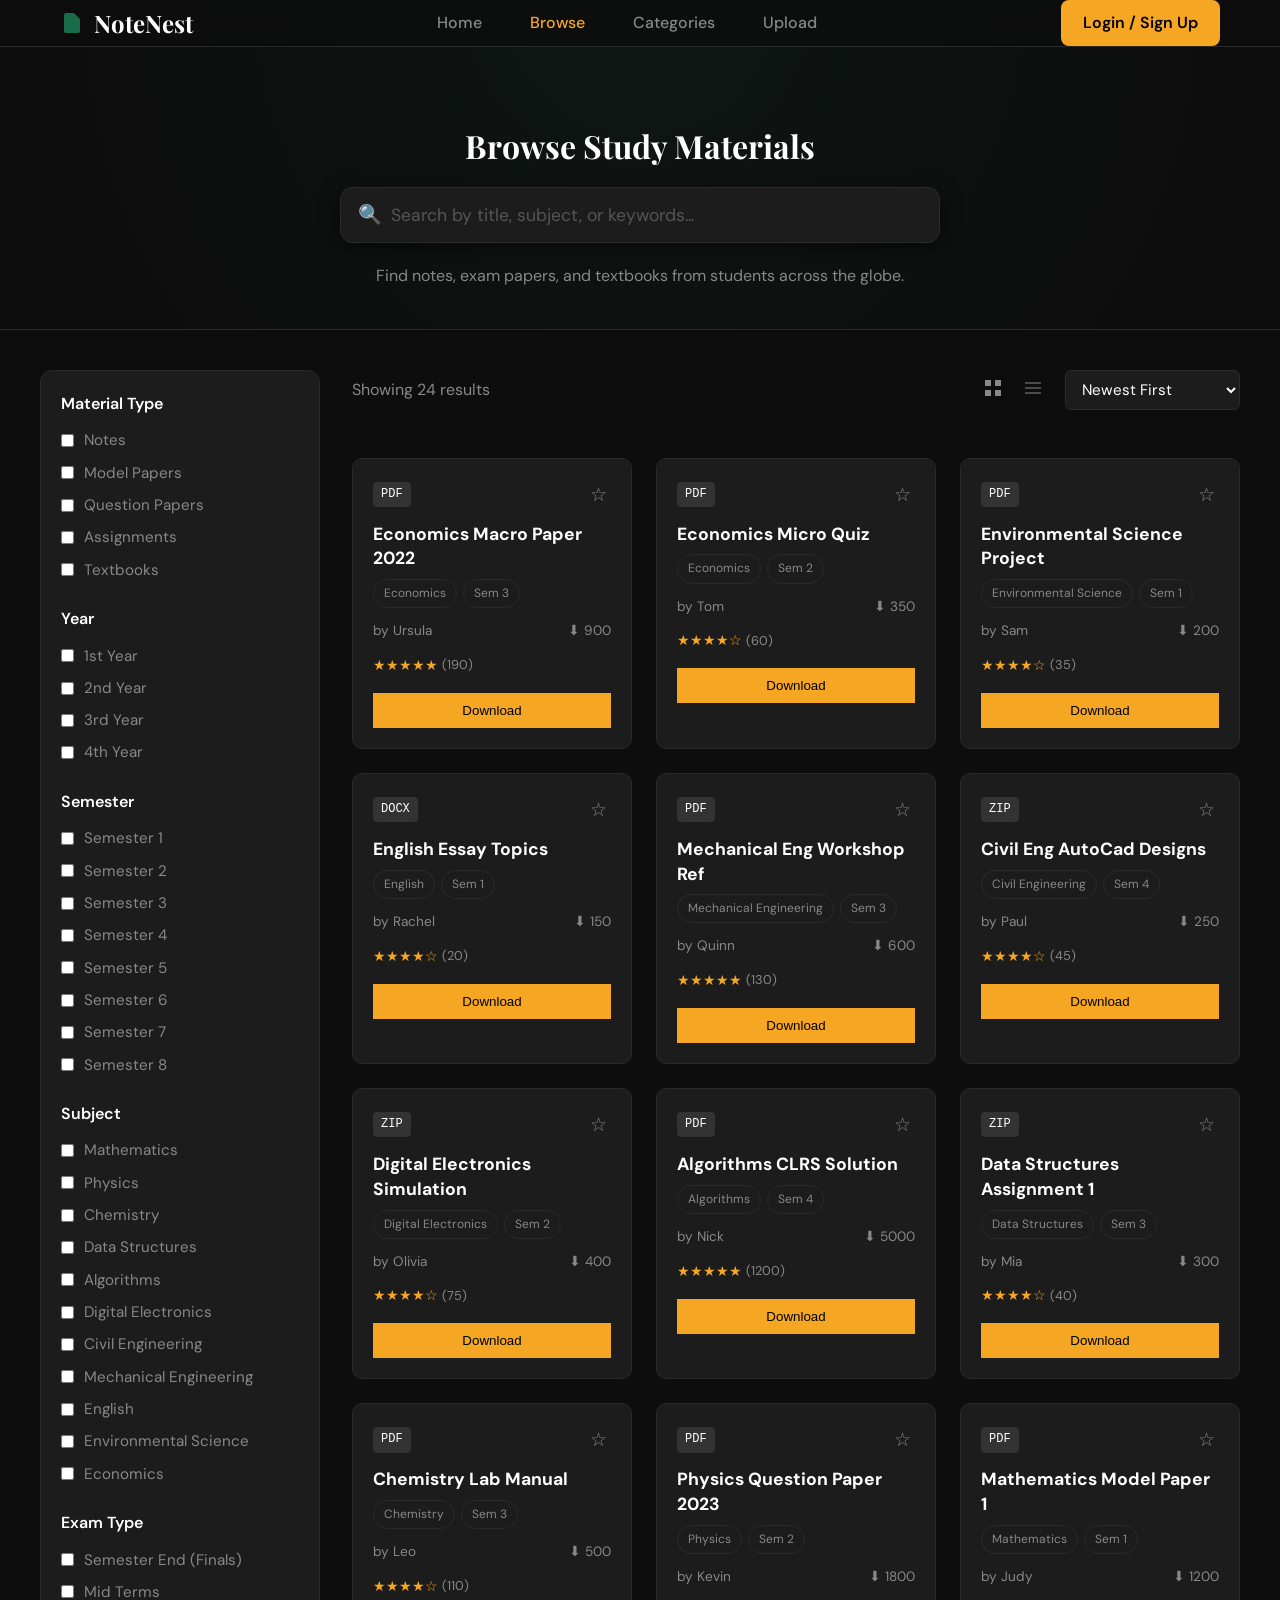
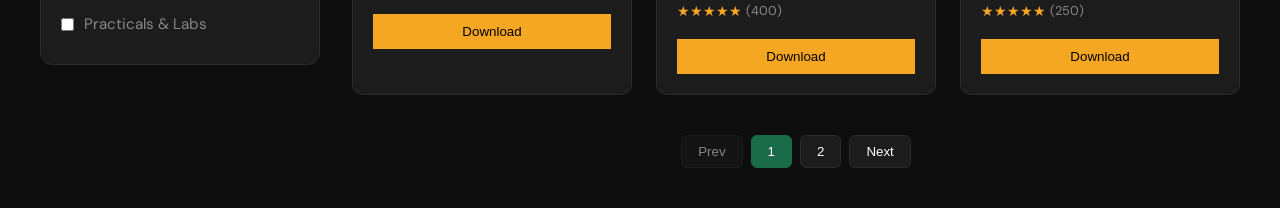
<file: material.html>
<!DOCTYPE html>
<html lang="en">
<head>
    <meta charset="UTF-8">
    <meta name="viewport" content="width=device-width, initial-scale=1.0">
    <title>Material Details - NoteNest</title>
    <link href="https://fonts.googleapis.com/css2?family=Playfair+Display:wght@600;700&family=DM+Sans:wght@400;500;600;700&display=swap" rel="stylesheet">
    <link rel="stylesheet" href="styles.css">
    <style>
        .mat-header { background: var(--surface); border-bottom: 1px solid var(--border); padding: 40px 0; margin-bottom: 40px; }
        .mat-title { font-family: 'Playfair Display', serif; font-size: 2.2rem; margin-bottom: 16px; color: var(--white); }
        .mat-meta { display: flex; flex-wrap: wrap; gap: 16px; color: var(--gray); font-size: 0.95rem; margin-bottom: 24px; align-items: center; }
        .mat-meta span { display: flex; align-items: center; gap: 6px; }
        
        .mat-layout { display: grid; grid-template-columns: 2fr 1fr; gap: 40px; }
        
        .mat-preview { background: var(--card); border: 1px solid var(--border); border-radius: 12px; height: 500px; display: flex; align-items: center; justify-content: center; flex-direction: column; margin-bottom: 40px; }
        .mat-desc { line-height: 1.8; color: var(--gray); margin-bottom: 40px; font-size: 1.05rem; }
        
        .info-grid { display: grid; grid-template-columns: 1fr 1fr; gap: 20px; background: var(--surface); padding: 24px; border-radius: 12px; border: 1px solid var(--border); margin-bottom: 40px; }
        .info-item p { margin: 0; }
        .info-label { font-size: 0.85rem; color: var(--gray); text-transform: uppercase; letter-spacing: 1px; margin-bottom: 4px; }
        .info-value { font-weight: 500; color: var(--white); }
        
        .tags-container { display: flex; flex-wrap: wrap; gap: 8px; margin-bottom: 40px; }
        
        .sidebar-card { background: var(--card); border: 1px solid var(--border); border-radius: 12px; padding: 24px; margin-bottom: 24px; position: sticky; top: 90px; }
        .action-btns { display: flex; flex-direction: column; gap: 12px; margin-bottom: 24px; }
        
        .rating-box { text-align: center; padding: 20px 0; border-top: 1px solid var(--border); border-bottom: 1px solid var(--border); margin-bottom: 24px; }
        .rating-num { font-size: 3rem; font-family: 'Playfair Display', serif; font-weight: 700; color: var(--amber); line-height: 1; }
        .stars { color: var(--amber); font-size: 1.2rem; margin: 8px 0; }
        
        .rate-it { display: flex; justify-content: center; gap: 8px; font-size: 1.5rem; color: var(--gray); cursor: pointer; }
        .star-input:hover, .star-input:hover ~ .star-input { color: inherit; } /* CSS trick doesn't work well without JS for specific direction, handled in JS */
        .star-input { transition: 0.2s; }
        .star-input:hover { transform: scale(1.2); color: var(--amber); }
        
        .comments-section { margin-top: 60px; border-top: 1px solid var(--border); padding-top: 40px; }
        .comment-card { margin-bottom: 16px; padding: 20px; }
        .comment-header { display: flex; align-items: center; gap: 12px; margin-bottom: 12px; }
        
        .related-card { margin-bottom: 16px; transition: 0.2s; }
        .related-card:hover { border-color: var(--green-light); transform: translateY(-2px); }

        @media (max-width: 900px) {
            .mat-layout { grid-template-columns: 1fr; }
            .sidebar-card { position: static; }
            .mat-preview { height: 300px; }
        }
    </style>
</head>
<body>
    <div id="navbar-root"></div>

    <div class="page-wrapper fade-in">
        <div class="mat-header">
            <div class="container">
                <span class="badge" id="matType" style="margin-bottom:12px; padding:4px 10px; font-size:0.85rem">Type</span>
                <h1 class="mat-title" id="matTitle">Material Title</h1>
                <div class="mat-meta">
                    <span>Uploaded by <strong id="matUploader" style="color:var(--white)">User</strong></span>
                    <span>·</span>
                    <span id="matDate">Date</span>
                    <span>·</span>
                    <span>👁 <span id="matViews">0</span> views</span>
                    <span>·</span>
                    <span>⬇ <span id="matDownloads">0</span> downloads</span>
                </div>
            </div>
        </div>

        <div class="container mat-layout">
            <main class="mat-main">
                <div class="mat-preview">
                    <div style="font-size:4rem; margin-bottom:16px; color:var(--gray)">📄</div>
                    <h3 style="margin-bottom:8px">Preview Available Shortly</h3>
                    <p class="gray">Download the file to view its full contents.</p>
                </div>

                <h3 style="margin-bottom:16px">Description</h3>
                <div class="mat-desc" id="matDesc">Description goes here...</div>

                <div class="info-grid">
                    <div class="info-item">
                        <div class="info-label">Subject</div>
                        <div class="info-value" id="matSubject">Subject Name</div>
                    </div>
                    <div class="info-item">
                        <div class="info-label">University</div>
                        <div class="info-value" id="matUni">University Name</div>
                    </div>
                    <div class="info-item">
                        <div class="info-label">Year</div>
                        <div class="info-value" id="matYear">Year</div>
                    </div>
                    <div class="info-item">
                        <div class="info-label">Semester</div>
                        <div class="info-value" id="matSemester">Semester</div>
                    </div>
                    <div class="info-item">
                        <div class="info-label">Format</div>
                        <div class="info-value" id="matFormat">Format</div>
                    </div>
                    <div class="info-item">
                        <div class="info-label">Size</div>
                        <div class="info-value" id="matSize">Size</div>
                    </div>
                    <div class="info-item">
                        <div class="info-label">Pages</div>
                        <div class="info-value" id="matPages">Pages</div>
                    </div>
                </div>

                <h3 style="margin-bottom:16px">Tags</h3>
                <div class="tags-container" id="tagsContainer"></div>

                <div class="comments-section">
                    <h3 style="margin-bottom:24px">Comments & Reviews</h3>
                    <form id="commentForm" class="card" style="margin-bottom:32px">
                        <div class="form-group" style="margin-bottom:12px">
                            <textarea id="commentText" rows="3" placeholder="Write a comment or review..." style="background:var(--surface)"></textarea>
                        </div>
                        <div style="display:flex; justify-content:space-between; align-items:center">
                            <span class="gray" style="font-size:0.9rem">Login to post comments</span>
                            <button type="submit" class="btn-outline">Post Comment</button>
                        </div>
                    </form>
                    
                    <div id="commentsContainer"></div>
                </div>
            </main>

            <aside class="mat-sidebar">
                <div class="sidebar-card">
                    <div class="action-btns">
                        <button id="downloadBtn" class="btn-primary" style="padding:16px; font-size:1.1rem; width:100%">Download File</button>
                        <button id="bookmarkBtn" class="btn-outline" style="padding:14px; width:100%">☆ Bookmark</button>
                        <button id="copyLinkBtn" class="btn-ghost" style="padding:12px; width:100%; border:1px solid var(--border)">🔗 Copy Link</button>
                    </div>

                    <div class="rating-box">
                        <div class="rating-num" id="matRating">0.0</div>
                        <div class="stars" id="starsDisplay">☆☆☆☆☆</div>
                        <div class="gray" style="font-size:0.85rem">Based on <span id="matRatingCount">0</span> reviews</div>
                    </div>

                    <div class="text-center" style="margin-bottom:24px">
                        <p class="gray" style="font-size:0.9rem; margin-bottom:8px">Rate this material</p>
                        <div class="rate-it">
                            <span class="star-input" data-value="1">☆</span>
                            <span class="star-input" data-value="2">☆</span>
                            <span class="star-input" data-value="3">☆</span>
                            <span class="star-input" data-value="4">☆</span>
                            <span class="star-input" data-value="5">☆</span>
                        </div>
                    </div>
                </div>

                <h3 style="margin-bottom:16px; font-size:1.1rem">Related Materials</h3>
                <div id="relatedGrid"></div>
            </aside>
        </div>
    </div>

    <script src="data.js"></script>
    <script src="auth.js"></script>
    <script src="toast.js"></script>
    <script src="nav.js"></script>
    <script>
        document.addEventListener('DOMContentLoaded', function() {
            const id = new URLSearchParams(window.location.search).get('id');
            if (!id) { window.location.href = 'browse.html'; return; }
            
            const mat = window.NoteNestData.getById(id);
            if (!mat) { window.location.href = 'browse.html'; return; }
            
            window.NoteNestData.incrementViews(id);
            
            // Populate
            document.getElementById('matTitle').textContent = mat.title;
            document.getElementById('matDesc').textContent = mat.description || 'No description provided.';
            document.getElementById('matType').textContent = mat.type;
            document.getElementById('matSubject').textContent = mat.subject;
            document.getElementById('matSemester').textContent = mat.semester || 'N/A';
            document.getElementById('matYear').textContent = mat.year || 'N/A';
            document.getElementById('matUploader').textContent = mat.uploadedBy;
            document.getElementById('matDate').textContent = mat.uploadDate;
            document.getElementById('matViews').textContent = mat.views + 1; // including current view
            document.getElementById('matDownloads').textContent = mat.downloads;
            document.getElementById('matRating').textContent = mat.rating.toFixed(1);
            document.getElementById('matRatingCount').textContent = mat.ratingCount;
            document.getElementById('matFormat').textContent = mat.fileFormat;
            document.getElementById('matSize').textContent = mat.fileSize;
            document.getElementById('matPages').textContent = mat.pages || 'N/A';
            document.getElementById('matUni').textContent = mat.university || 'Global';
            
            // Stars
            function renderStars(rating) {
                const full = Math.floor(rating);
                const half = rating % 1 >= 0.5 ? 1 : 0;
                const empty = 5 - full - half;
                return '★'.repeat(full) + (half?'½':'') + '☆'.repeat(empty);
            }
            document.getElementById('starsDisplay').innerHTML = renderStars(mat.rating);
            
            // Tags
            if (mat.tags && mat.tags.length > 0) {
                document.getElementById('tagsContainer').innerHTML = 
                    mat.tags.map(t => `<span class="tag" style="background:rgba(255,255,255,0.05)" onclick="window.location.href='browse.html?tag=${encodeURIComponent(t)}'">${t}</span>`).join('');
            } else {
                document.getElementById('tagsContainer').innerHTML = '<span class="gray">No tags</span>';
            }
            
            // Comments
            renderComments(mat.comments || []);
            
            // Related
            const related = window.NoteNestData.getRelated(id, 4);
            if (related.length > 0) {
                document.getElementById('relatedGrid').innerHTML = related.map(r => `
                    <div class="card related-card" onclick="window.location.href='material.html?id=${r.id}'" style="cursor:pointer; padding:16px">
                        <span class="badge" style="margin-bottom:8px">${r.fileFormat}</span>
                        <h4 style="font-size:0.95rem; margin-bottom:4px; display:-webkit-box; -webkit-line-clamp:2; line-clamp:2; -webkit-box-orient:vertical; overflow:hidden">${r.title}</h4>
                        <p class="gray" style="font-size:0.85rem">${r.subject}</p>
                        <span style="font-size:0.8rem; color:var(--gray); margin-top:8px; display:block">⬇ ${r.downloads}</span>
                    </div>`).join('');
            } else {
                document.getElementById('relatedGrid').innerHTML = '<p class="gray">No related materials found.</p>';
            }
            
            // Actions
            updateBookmarkBtn();
            
            document.getElementById('downloadBtn').addEventListener('click', () => {
                window.NoteNestData.incrementDownloads(id);
                window.NoteNestData.saveDownload(id);
                
                const updatedMat = window.NoteNestData.getById(id);
                document.getElementById('matDownloads').textContent = updatedMat.downloads;
                
                const content = `NoteNest - ${mat.title}\\n${'='.repeat(50)}\\n\\nSubject: ${mat.subject}\\nType: ${mat.type}\\nSemester: ${mat.semester}\\nYear: ${mat.year}\\nUploaded by: ${mat.uploadedBy}\\nDate: ${mat.uploadDate}\\nUniversity: ${mat.university}\\n\\nDescription:\\n${mat.description}\\n\\nTags: ${(mat.tags||[]).join(', ')}\\n\\n${'='.repeat(50)}\\nDownloaded from NoteNest`;
                const blob = new Blob([content], {type:'text/plain'});
                const url = URL.createObjectURL(blob);
                const a = document.createElement('a');
                a.href = url;
                a.download = mat.title.replace(/[^a-z0-9]/gi,'_') + '.txt';
                document.body.appendChild(a);
                a.click();
                document.body.removeChild(a);
                URL.revokeObjectURL(url);
                
                window.Toast.success('Download started!');
            });
            
            document.getElementById('bookmarkBtn').addEventListener('click', () => {
                if (!window.NoteNestAuth.isLoggedIn()) {
                    localStorage.setItem('nn_redirect', window.location.href);
                    window.location.href = 'auth.html';
                    return;
                }
                const isNow = window.NoteNestData.saveBookmark(window.NoteNestAuth.getUser().id, id);
                updateBookmarkBtn();
                window.Toast.info(isNow ? 'Bookmarked!' : 'Removed from bookmarks');
            });
            
            function updateBookmarkBtn() {
                const btn = document.getElementById('bookmarkBtn');
                const isMarked = window.NoteNestData.isBookmarked(id);
                btn.textContent = isMarked ? '★ Bookmarked' : '☆ Bookmark';
                if (isMarked) {
                    btn.style.color = 'var(--amber)';
                    btn.style.borderColor = 'var(--amber)';
                } else {
                    btn.style.color = '';
                    btn.style.borderColor = '';
                }
            }
            
            document.getElementById('copyLinkBtn').addEventListener('click', () => {
                navigator.clipboard.writeText(window.location.href)
                    .then(() => window.Toast.success('Link copied!'))
                    .catch(() => {
                        const ta = document.createElement('textarea');
                        ta.value = window.location.href;
                        document.body.appendChild(ta);
                        ta.select();
                        document.execCommand('copy');
                        document.body.removeChild(ta);
                        window.Toast.success('Link copied!');
                    });
            });
            
            // Rating
            const starInputs = document.querySelectorAll('.star-input');
            starInputs.forEach(star => {
                star.addEventListener('mouseenter', () => {
                    const val = parseInt(star.dataset.value);
                    starInputs.forEach(s => {
                        s.textContent = parseInt(s.dataset.value) <= val ? '★' : '☆';
                        s.style.color = parseInt(s.dataset.value) <= val ? 'var(--amber)' : '';
                    });
                });
                star.addEventListener('mouseleave', () => {
                    starInputs.forEach(s => { s.textContent = '☆'; s.style.color = ''; });
                });
                star.addEventListener('click', () => {
                    if (!window.NoteNestAuth.isLoggedIn()) {
                        window.Toast.info('Please login to rate materials');
                        return;
                    }
                    const val = parseInt(star.dataset.value);
                    window.NoteNestData.addRating(id, val);
                    window.Toast.success('Rating submitted!');
                    
                    const updated = window.NoteNestData.getById(id);
                    document.getElementById('matRating').textContent = updated.rating.toFixed(1);
                    document.getElementById('matRatingCount').textContent = updated.ratingCount;
                    document.getElementById('starsDisplay').innerHTML = renderStars(updated.rating);
                });
            });
            
            // Comments
            document.getElementById('commentForm').addEventListener('submit', (e) => {
                e.preventDefault();
                if (!window.NoteNestAuth.isLoggedIn()) {
                    window.Toast.info('Please login to comment');
                    setTimeout(() => {
                        localStorage.setItem('nn_redirect', window.location.href);
                        window.location.href = 'auth.html';
                    }, 1000);
                    return;
                }
                const user = window.NoteNestAuth.getUser();
                const text = document.getElementById('commentText').value.trim();
                if (!text) { window.Toast.warning('Write something first'); return; }
                
                window.NoteNestData.addComment(id, {
                    userId: user.id,
                    userName: user.name,
                    text: text
                });
                
                document.getElementById('commentText').value = '';
                const updated = window.NoteNestData.getById(id);
                renderComments(updated.comments || []);
                window.Toast.success('Comment posted!');
            });
            
            function renderComments(comments) {
                const container = document.getElementById('commentsContainer');
                if (!comments.length) {
                    container.innerHTML = '<p class="gray" style="padding:20px 0;text-align:center;background:var(--card);border-radius:12px;border:1px dashed var(--border)">No comments yet. Be the first!</p>';
                    return;
                }
                container.innerHTML = comments.map(c => `
                    <div class="comment-card card fade-in visible">
                        <div class="comment-header">
                            <div class="avatar" style="width:36px;height:36px;font-size:14px">
                                ${c.userName.charAt(0).toUpperCase()}
                            </div>
                            <div>
                                <strong style="color:var(--white)">${c.userName}</strong>
                                <span class="gray" style="font-size:0.85rem; margin-left:8px">${c.date}</span>
                            </div>
                        </div>
                        <p style="margin:12px 0 16px; line-height:1.5; color:var(--white)">${c.text}</p>
                        <button class="btn-ghost like-btn" data-cid="${c.id}" style="font-size:0.85rem; padding:4px 8px">
                            ${(c.likedBy && window.NoteNestAuth.getUser() && c.likedBy.includes(window.NoteNestAuth.getUser().id)) ? '<span style="color:var(--red)">♥</span>' : '♡'} ${c.likes}
                        </button>
                    </div>`).join('');
                
                container.querySelectorAll('.like-btn').forEach(btn => {
                    btn.addEventListener('click', () => {
                        if (!window.NoteNestAuth.isLoggedIn()) { window.Toast.info('Login to like'); return; }
                        window.NoteNestData.likeComment(id, btn.dataset.cid);
                        const refreshed = window.NoteNestData.getById(id);
                        renderComments(refreshed.comments || []);
                    });
                });
            }
            
            setTimeout(() => document.querySelector('.page-wrapper').classList.add('visible'), 50);
        });
    </script>
</body>
</html>
</file>
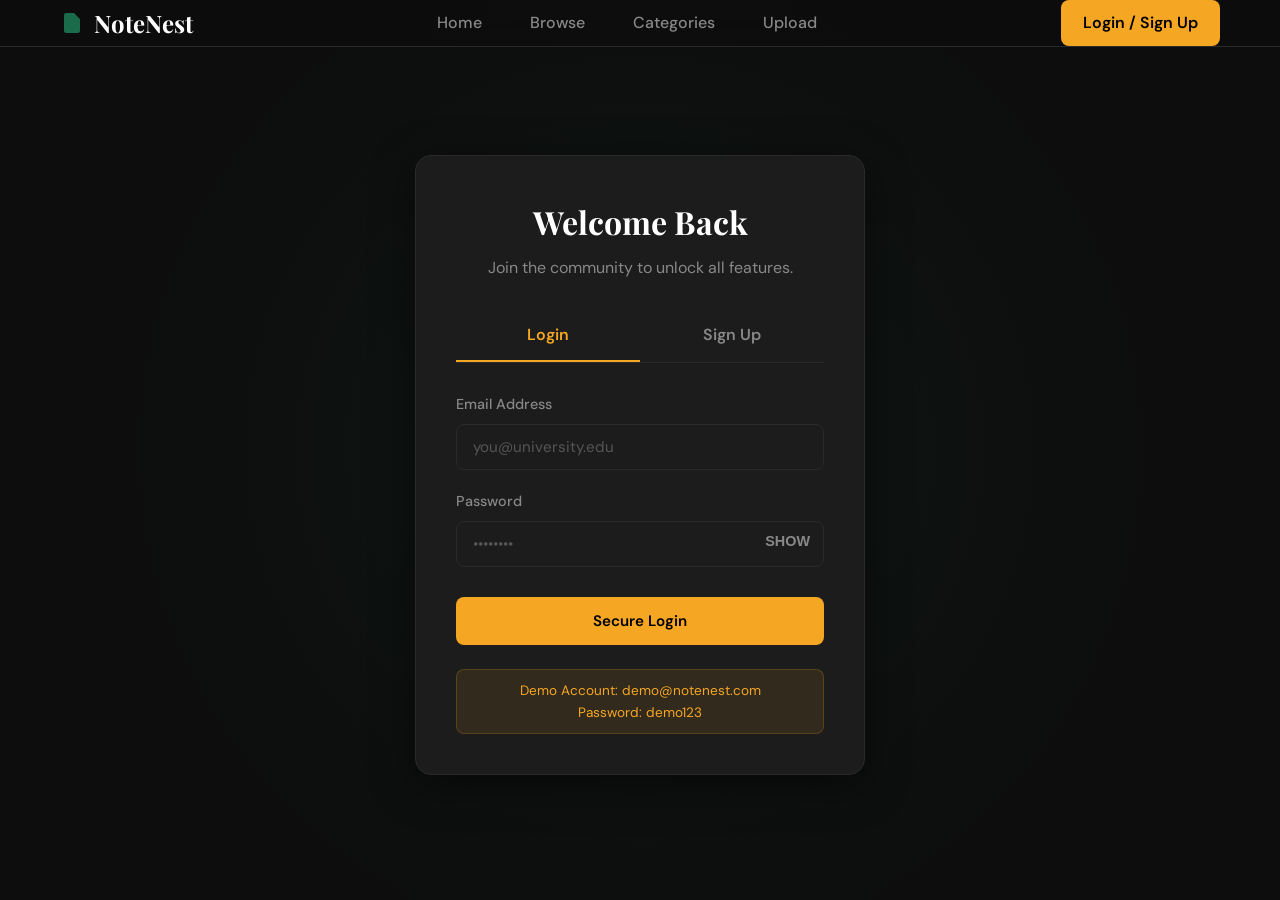
<file: upload.html>
<!DOCTYPE html>
<html lang="en">
<head>
    <meta charset="UTF-8">
    <meta name="viewport" content="width=device-width, initial-scale=1.0">
    <title>Upload Material - NoteNest</title>
    <link href="https://fonts.googleapis.com/css2?family=Playfair+Display:wght@600;700&family=DM+Sans:wght@400;500;600;700&display=swap" rel="stylesheet">
    <link rel="stylesheet" href="styles.css">
    <style>
        .upload-container { max-width: 800px; margin: 0 auto; background: var(--card); border: 1px solid var(--border); border-radius: 16px; padding: 40px; margin-bottom: 60px; }
        
        .drop-zone { border: 2px dashed var(--border); border-radius: 12px; padding: 40px 20px; text-align: center; cursor: pointer; transition: var(--transition); display: flex; flex-direction: column; align-items: center; justify-content: center; min-height: 200px; background: rgba(255,255,255,0.02); margin-bottom: 30px; }
        .drop-zone:hover, .drop-zone.drag-over { border-color: var(--green); background: rgba(26,107,74,0.05); }
        .upload-icon { font-size: 3rem; margin-bottom: 16px; color: var(--gray); }
        .drop-zone.drag-over .upload-icon { color: var(--green); transform: translateY(-5px); transition: 0.3s; }
        
        .file-preview-card { display: flex; align-items: center; gap: 16px; background: var(--surface); padding: 16px; border-radius: 8px; border: 1px solid var(--border); margin-bottom: 30px; }
        
        .tag-list { display: flex; flex-wrap: wrap; gap: 8px; margin-top: 10px; }
        .tag-list .tag button { background: none; border: none; color: inherit; margin-left: 6px; cursor: pointer; font-size: 14px; font-weight: bold; }
        .tag-list .tag button:hover { color: var(--red); }
        
        #fileInput { display: none; }
        #filePreview { display: none; }
    </style>
</head>
<body>
    <div id="navbar-root"></div>

    <div class="page-wrapper">
        <div class="container">
            <h1 class="section-title text-center" style="margin-top:20px; margin-bottom:10px">Share Your Knowledge</h1>
            <p class="text-center gray" style="margin-bottom:40px">Upload notes, PYQs, and assignments to help the community.</p>

            <div class="upload-container">
                <form id="uploadForm">
                    <div class="drop-zone" id="dropZone">
                        <div class="upload-icon">📄</div>
                        <h3 style="margin-bottom:8px">Select a file or drag and drop here</h3>
                        <p class="gray" style="font-size:0.9rem">PDF, DOC, PPT, JPG or PNG. Max 50MB.</p>
                    </div>
                    
                    <div id="filePreview"></div>
                    <input type="file" id="fileInput" accept=".pdf,.doc,.docx,.ppt,.pptx,.jpg,.jpeg,.png">

                    <div class="form-group">
                        <label>Material Title <span style="color:var(--red)">*</span></label>
                        <input type="text" id="matTitle" placeholder="e.g. Complete Engineering Mathematics Notes">
                    </div>
                    
                    <div class="form-group">
                        <label>Description</label>
                        <textarea id="matDesc" rows="4" placeholder="Briefly describe what these notes cover..."></textarea>
                    </div>

                    <div class="grid-2">
                        <div class="form-group">
                            <label>Type <span style="color:var(--red)">*</span></label>
                            <select id="matType">
                                <option value="">Select Type</option>
                                <option value="Notes">Notes</option>
                                <option value="Model Paper">Model Paper</option>
                                <option value="Question Paper">Question Paper</option>
                                <option value="Assignment">Assignment</option>
                                <option value="Lab Report">Lab Report</option>
                                <option value="Textbook">Textbook</option>
                            </select>
                        </div>
                        <div class="form-group">
                            <label>Subject <span style="color:var(--red)">*</span></label>
                            <input type="text" id="matSubject" placeholder="e.g. Mathematics, Physics...">
                        </div>
                    </div>

                    <div class="grid-3">
                        <div class="form-group">
                            <label>University / College</label>
                            <input type="text" id="matUni" placeholder="e.g. JNTUK">
                        </div>
                        <div class="form-group">
                            <label>Year</label>
                            <select id="matYear">
                                <option value="">Select Year</option>
                                <option value="1st Year">1st Year</option>
                                <option value="2nd Year">2nd Year</option>
                                <option value="3rd Year">3rd Year</option>
                                <option value="4th Year">4th Year</option>
                            </select>
                        </div>
                        <div class="form-group">
                            <label>Semester</label>
                            <select id="matSemester">
                                <option value="">Select Sem</option>
                                <option value="Sem 1">Sem 1</option>
                                <option value="Sem 2">Sem 2</option>
                                <option value="Sem 3">Sem 3</option>
                                <option value="Sem 4">Sem 4</option>
                                <option value="Sem 5">Sem 5</option>
                                <option value="Sem 6">Sem 6</option>
                                <option value="Sem 7">Sem 7</option>
                                <option value="Sem 8">Sem 8</option>
                            </select>
                        </div>
                    </div>

                    <div class="form-group">
                        <label>Tags</label>
                        <input type="text" id="tagInput" placeholder="Type a tag and press Enter or comma...">
                        <div class="tag-list" id="tagList"></div>
                    </div>

                    <div style="margin-top:40px; text-align:right">
                        <button type="button" class="btn-ghost" onclick="window.location.href='dashboard.html'" style="margin-right:16px">Cancel</button>
                        <button type="submit" class="btn-primary" style="padding:14px 32px">Publish Material</button>
                    </div>
                </form>
            </div>
        </div>
    </div>

    <!-- Success Modal -->
    <div class="modal-overlay" id="successModal">
        <div class="modal-box text-center">
            <div style="font-size:4rem; margin-bottom:16px">🎉</div>
            <h2 style="font-family:'Playfair Display',serif; margin-bottom:12px">Upload Successful!</h2>
            <p class="gray" style="margin-bottom:32px">Your material is now live and helping other students. You earned community points!</p>
            <div style="display:flex; flex-direction:column; gap:12px">
                <a href="#" id="viewUploadBtn" class="btn-primary" style="padding:14px">View Material</a>
                <button type="button" id="uploadAnotherBtn" class="btn-outline" style="padding:14px">Upload Another</button>
            </div>
        </div>
    </div>

    <script src="data.js"></script>
    <script src="auth.js"></script>
    <script src="toast.js"></script>
    <script src="nav.js"></script>
    <script>
        document.addEventListener('DOMContentLoaded', function() {
            if (!window.NoteNestAuth.requireAuth()) return;

            // Load Draft
            const draft = localStorage.getItem('nn_upload_draft');
            if (draft) {
                try {
                    const parsed = JSON.parse(draft);
                    document.getElementById('matTitle').value = parsed.title || '';
                    document.getElementById('matDesc').value = parsed.desc || '';
                    document.getElementById('matType').value = parsed.type || '';
                    document.getElementById('matSubject').value = parsed.subject || '';
                    if (parsed.tags) {
                        window.tags = parsed.tags;
                        renderTags();
                    }
                } catch(e) {}
            }

            // Drag and Drop Zone
            const dropZone = document.getElementById('dropZone');
            const fileInput = document.getElementById('fileInput');
            let selectedFile = null;
            
            dropZone.addEventListener('click', () => fileInput.click());
            dropZone.addEventListener('dragover', (e) => {
                e.preventDefault();
                dropZone.classList.add('drag-over');
            });
            dropZone.addEventListener('dragleave', () => dropZone.classList.remove('drag-over'));
            dropZone.addEventListener('drop', (e) => {
                e.preventDefault();
                dropZone.classList.remove('drag-over');
                handleFiles(e.dataTransfer.files);
            });
            fileInput.addEventListener('change', (e) => handleFiles(e.target.files));
            
            function handleFiles(files) {
                const file = files[0];
                if (!file) return;
                const allowed = ['application/pdf','application/msword',
                    'application/vnd.openxmlformats-officedocument.wordprocessingml.document',
                    'application/vnd.ms-powerpoint',
                    'application/vnd.openxmlformats-officedocument.presentationml.presentation',
                    'image/jpeg','image/png'];
                if (!allowed.includes(file.type)) {
                    window.Toast.error('File type not supported. Please upload PDF, Word, PPT or Image.');
                    return;
                }
                if (file.size > 52428800) { // 50MB
                    window.Toast.error('File too large. Max 50MB permitted.');
                    return;
                }
                selectedFile = file;
                showFilePreview(file);
            }
            
            function showFilePreview(file) {
                const size = (file.size/1024/1024).toFixed(2) + ' MB';
                const ext = file.name.split('.').pop().toUpperCase();
                document.getElementById('filePreview').innerHTML = `
                    <div class="file-preview-card">
                        <span class="badge" style="padding:6px 12px; font-size:14px">${ext}</span>
                        <div style="flex:1; overflow:hidden; text-overflow:ellipsis; white-space:nowrap;">
                            <strong>${file.name}</strong><br>
                            <span class="gray" style="font-size:0.85rem">${size}</span>
                        </div>
                        <button type="button" onclick="clearFile()" class="btn-ghost" style="color:var(--red); font-size:1.2rem; min-width:auto; padding:8px">✕</button>
                    </div>`;
                document.getElementById('dropZone').style.display = 'none';
                document.getElementById('filePreview').style.display = 'block';
            }
            
            window.clearFile = function() {
                selectedFile = null;
                fileInput.value = '';
                document.getElementById('dropZone').style.display = 'flex';
                document.getElementById('filePreview').style.display = 'none';
            };

            // Tags
            if (!window.tags) window.tags = [];
            const tagInput = document.getElementById('tagInput');
            
            tagInput.addEventListener('keydown', (e) => {
                if (e.key === 'Enter' || e.key === ',') {
                    e.preventDefault();
                    const tag = tagInput.value.trim().toLowerCase();
                    if (tag && !window.tags.includes(tag) && window.tags.length < 10) {
                        window.tags.push(tag);
                        renderTags();
                        tagInput.value = '';
                    } else if (window.tags.length >= 10) {
                        window.Toast.warning('Maximum 10 tags allowed');
                    }
                }
            });
            
            function renderTags() {
                document.getElementById('tagList').innerHTML = window.tags.map((t,i) => `
                    <span class="tag" style="background:rgba(255,255,255,0.05)">${t} 
                        <button type="button" onclick="removeTag(${i})">×</button>
                    </span>`).join('');
            }
            
            window.removeTag = function(i) {
                window.tags.splice(i,1);
                renderTags();
            };

            // Form Submit Error Helpers
            function showError(fieldId, message) {
                const field = document.getElementById(fieldId);
                if (!field) return;
                field.classList.add('input-error');
                const err = document.createElement('span');
                err.className = 'form-error';
                err.textContent = message;
                field.parentNode.appendChild(err);
            }
            function clearErrors() {
                document.querySelectorAll('.form-error').forEach(e => e.remove());
                document.querySelectorAll('.input-error').forEach(f => f.classList.remove('input-error'));
            }

            // Submit logic
            const uploadForm = document.getElementById('uploadForm');
            uploadForm.addEventListener('submit', (e) => {
                e.preventDefault();
                clearErrors();
                
                const title = document.getElementById('matTitle').value.trim();
                const type = document.getElementById('matType').value;
                const subject = document.getElementById('matSubject').value.trim();
                
                let hasError = false;
                if (!title) { showError('matTitle','Title is required'); hasError = true; }
                if (!type) { showError('matType','Select a material type'); hasError = true; }
                if (!subject) { showError('matSubject','Subject is required'); hasError = true; }
                if (!selectedFile) { window.Toast.warning('Please select a file to upload'); hasError = true; }
                
                if (hasError) {
                    window.scrollTo({top: 200, behavior:'smooth'});
                    return;
                }
                
                const user = window.NoteNestAuth.getUser();
                const ext = selectedFile.name.split('.').pop().toUpperCase();
                const size = (selectedFile.size/1024/1024).toFixed(2) + ' MB';
                
                const material = {
                    id: 'mat_' + Date.now(),
                    title,
                    description: document.getElementById('matDesc').value.trim(),
                    type,
                    subject,
                    department: 'Engineering',
                    course: '',
                    semester: document.getElementById('matSemester').value || '',
                    year: document.getElementById('matYear').value || '',
                    examType: '',
                    university: document.getElementById('matUni').value.trim() || '',
                    tags: window.tags,
                    fileFormat: ext,
                    fileSize: size,
                    pages: Math.floor(Math.random() * 50) + 5,
                    uploadedBy: user.name,
                    uploaderId: user.id,
                    uploadDate: new Date().toISOString().split('T')[0],
                    downloads: 0,
                    views: 0,
                    rating: 0,
                    ratingCount: 0,
                    comments: []
                };
                
                window.NoteNestData.saveUpload(material);
                
                localStorage.removeItem('nn_upload_draft');
                
                document.getElementById('successModal').classList.add('active');
                document.getElementById('viewUploadBtn').href = 'material.html?id=' + material.id;
                
                window.Toast.success('Material uploaded successfully!');
            });
            
            // Success Modal Buttons
            document.getElementById('viewUploadBtn').addEventListener('click', () => {
                document.getElementById('successModal').classList.remove('active');
            });
            
            document.getElementById('uploadAnotherBtn').addEventListener('click', () => {
                document.getElementById('successModal').classList.remove('active');
                uploadForm.reset();
                window.tags = [];
                renderTags();
                clearFile();
                window.scrollTo({top: 0, behavior:'smooth'});
            });

            // Auto Draft Save (every 30 seconds)
            setInterval(() => {
                if (document.getElementById('successModal').classList.contains('active')) return;
                
                const draft = {
                    title: document.getElementById('matTitle').value,
                    desc: document.getElementById('matDesc').value,
                    type: document.getElementById('matType').value,
                    subject: document.getElementById('matSubject').value,
                    tags: window.tags
                };
                // Only save if dirty
                if (draft.title || draft.desc || draft.type || draft.subject || (draft.tags && draft.tags.length)) {
                    localStorage.setItem('nn_upload_draft', JSON.stringify(draft));
                }
            }, 30000);
            
            setTimeout(() => document.querySelector('.upload-container').classList.add('fade-in', 'visible'), 100);
        });
    </script>
</body>
</html>
</file>
<file: styles.css>
:root {
  --bg: #0d0d0d;
  --surface: #141414;
  --card: #1c1c1c;
  --border: #2a2a2a;
  --green: #1a6b4a;
  --green-light: #22c77a;
  --amber: #f5a623;
  --white: #ffffff;
  --gray: #888888;
  --red: #e05555;
  --radius: 10px;
  --transition: 0.2s ease;
}

*, *::before, *::after { box-sizing: border-box; margin: 0; padding: 0; }
body { background: var(--bg); color: var(--white); font-family: 'DM Sans', sans-serif; line-height: 1.6; }
::-webkit-scrollbar { width: 6px; }
::-webkit-scrollbar-thumb { background: var(--green); border-radius: 3px; }
::-webkit-scrollbar-track { background: #111; }

.navbar { position: fixed; top: 0; width: 100%; z-index: 1000; backdrop-filter: blur(12px); border-bottom: 1px solid var(--border); background: rgba(13,13,13,0.8); }
.nav-inner { display: flex; align-items: center; justify-content: space-between; padding: 16px 20px; }
.nav-logo { display: flex; align-items: center; gap: 10px; font-family: 'Playfair Display', serif; color: var(--white); text-decoration: none; font-size: 1.5rem; font-weight: 700; }
.nav-links { display: flex; gap: 24px; list-style: none; align-items: center; margin: 0; padding: 0; }
.nav-links li a { color: var(--gray); text-decoration: none; padding: 8px 12px; transition: var(--transition); font-weight: 500; }
.nav-links li a:hover { color: var(--white); }
.nav-links li a.active { color: var(--amber); }

.nav-cta { background: var(--amber); color: #000; padding: 10px 22px; border-radius: 8px; font-weight: 600; cursor: pointer; border: none; text-decoration: none; display: inline-block; }
.nav-actions { display: flex; align-items: center; gap: 16px; }
.hamburger { display: none; background: none; border: none; color: var(--white); font-size: 1.8rem; cursor: pointer; }

.btn { display: inline-flex; align-items: center; justify-content: center; gap: 8px; font-family: 'DM Sans', sans-serif; cursor: pointer; border-radius: 8px; font-weight: 600; text-decoration: none; transition: var(--transition); font-size: 0.95rem; }
.btn-primary { background: var(--green); color: var(--white); padding: 10px 22px; border: none; }
.btn-primary:hover { background: var(--green-light); }
.btn-amber { background: var(--amber); color: #000; padding: 10px 22px; border: none; }
.btn-amber:hover { filter: brightness(1.1); }
.btn-outline { background: transparent; border: 1px solid var(--green); color: var(--white); padding: 10px 22px; }
.btn-outline:hover { background: rgba(26,107,74,0.1); border-color: var(--green-light); }
.btn-ghost { background: none; border: none; color: var(--gray); padding: 8px 16px; }
.btn-ghost:hover { color: var(--white); background: rgba(255,255,255,0.05); border-radius: 6px; }

.card { background: var(--card); border: 1px solid var(--border); border-radius: var(--radius); padding: 20px; transition: transform 0.2s, box-shadow 0.2s; }
.card:hover { transform: translateY(-3px); box-shadow: 0 8px 24px rgba(0,0,0,0.4); }

.badge { display: inline-block; font-family: monospace; font-size: 0.75rem; padding: 3px 8px; border-radius: 4px; background: #2a2a2a; color: var(--white); }

.tag { display: inline-block; border: 1px solid var(--border); font-size: 0.8rem; padding: 4px 10px; border-radius: 100px; cursor: pointer; transition: var(--transition); color: var(--gray); background: transparent; }
.tag:hover { border-color: var(--green); color: var(--white); }

.avatar { width: 36px; height: 36px; background: var(--green); color: var(--white); display: flex; align-items: center; justify-content: center; font-weight: bold; border-radius: 50%; text-transform: uppercase; }

.modal-overlay { position: fixed; inset: 0; background: rgba(0,0,0,0.8); z-index: 2000; display: none; align-items: center; justify-content: center; backdrop-filter: blur(4px); }
.modal-overlay.active { display: flex; }
.modal-box { background: var(--card); border-radius: 16px; padding: 32px; max-width: 500px; width: 90%; position: relative; }

.toast { position: fixed; bottom: 24px; right: 24px; padding: 14px 20px; border-radius: 8px; z-index: 3000; display: flex; align-items: center; gap: 10px; animation: slideInToast 0.3s ease; box-shadow: 0 4px 20px rgba(0,0,0,0.5); background: #1c1c1c; color: #fff; font-family: 'DM Sans', sans-serif; cursor: pointer; max-width: 320px; }
.toast.success { border-left: 4px solid var(--green-light); }
.toast.error { border-left: 4px solid var(--red); }
.toast.info { border-left: 4px solid var(--amber); }

.spinner { width: 24px; height: 24px; border: 3px solid rgba(255,255,255,0.1); border-top-color: var(--green-light); border-radius: 50%; animation: spin 1s linear infinite; display: inline-block; }
@keyframes spin { to { transform: rotate(360deg); } }

.shimmer { background: linear-gradient(90deg, #1c1c1c 25%, #2a2a2a 50%, #1c1c1c 75%); background-size: 200% 100%; animation: shimmer 1.5s infinite; }
@keyframes shimmer { 0% { background-position: -200% 0; } 100% { background-position: 200% 0; } }

input, select, textarea { background: #1c1c1c; border: 1px solid var(--border); color: var(--white); padding: 12px 16px; border-radius: 8px; width: 100%; outline: none; font-family: 'DM Sans', sans-serif; transition: var(--transition); font-size: 0.95rem; }
input:focus, select:focus, textarea:focus { border-color: var(--green); }
input::placeholder, textarea::placeholder { color: #555; }
.form-group { margin-bottom: 20px; }
.form-group label { display: block; margin-bottom: 8px; font-size: 0.9rem; color: var(--gray); font-weight: 500; }
.form-error { color: var(--red); font-size: 12px; margin-top: 4px; display: block; }
.input-valid { border-color: var(--green-light) !important; }
.input-error { border-color: var(--red) !important; }

.page-wrapper { padding-top: 70px; min-height: 100vh; display: flex; flex-direction: column; }
.container { max-width: 1200px; margin: 0 auto; padding: 0 20px; width: 100%; }
.section { padding: 80px 0; }
.section-title { font-family: 'Playfair Display', serif; font-size: 2.2rem; margin-bottom: 40px; color: var(--white); }

.grid-2 { display: grid; grid-template-columns: repeat(2, 1fr); gap: 24px; }
.grid-3 { display: grid; grid-template-columns: repeat(3, 1fr); gap: 24px; }
.grid-4 { display: grid; grid-template-columns: repeat(auto-fill, minmax(250px, 1fr)); gap: 24px; }

.fade-in { opacity: 0; transform: translateY(20px); transition: 0.5s ease; }
.fade-in.visible { opacity: 1; transform: translateY(0); }

/* Utility */
.text-center { text-align: center; }
.gray { color: var(--gray); }

@media (max-width: 768px) {
  .hamburger { display: block; }
  .nav-links { display: none; position: absolute; top: 100%; left: 0; right: 0; background: var(--card); flex-direction: column; padding: 20px; border-bottom: 1px solid var(--border); text-align: center; }
  .nav-links.open { display: flex; }
  .grid-2, .grid-3 { grid-template-columns: 1fr; }
  .page-wrapper { padding-top: 60px; }
  .section { padding: 50px 0; }
}
</file>
